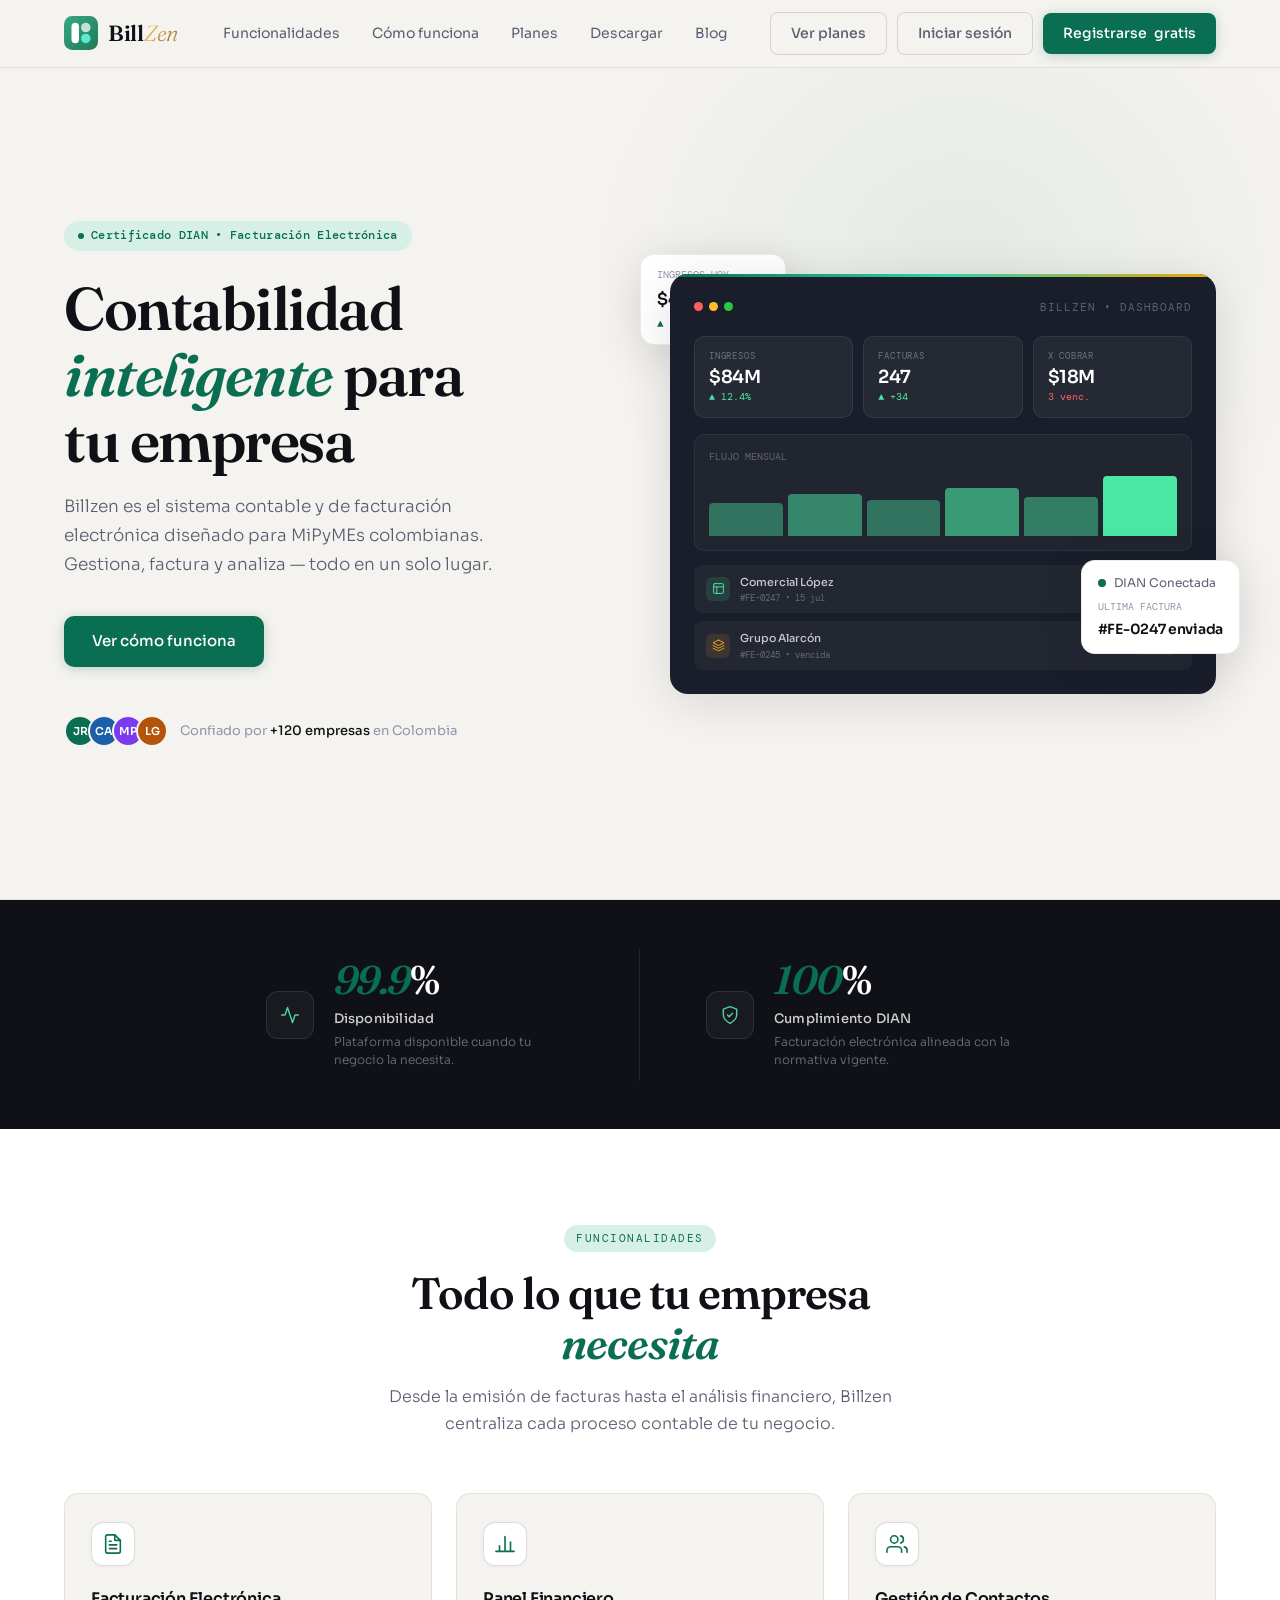
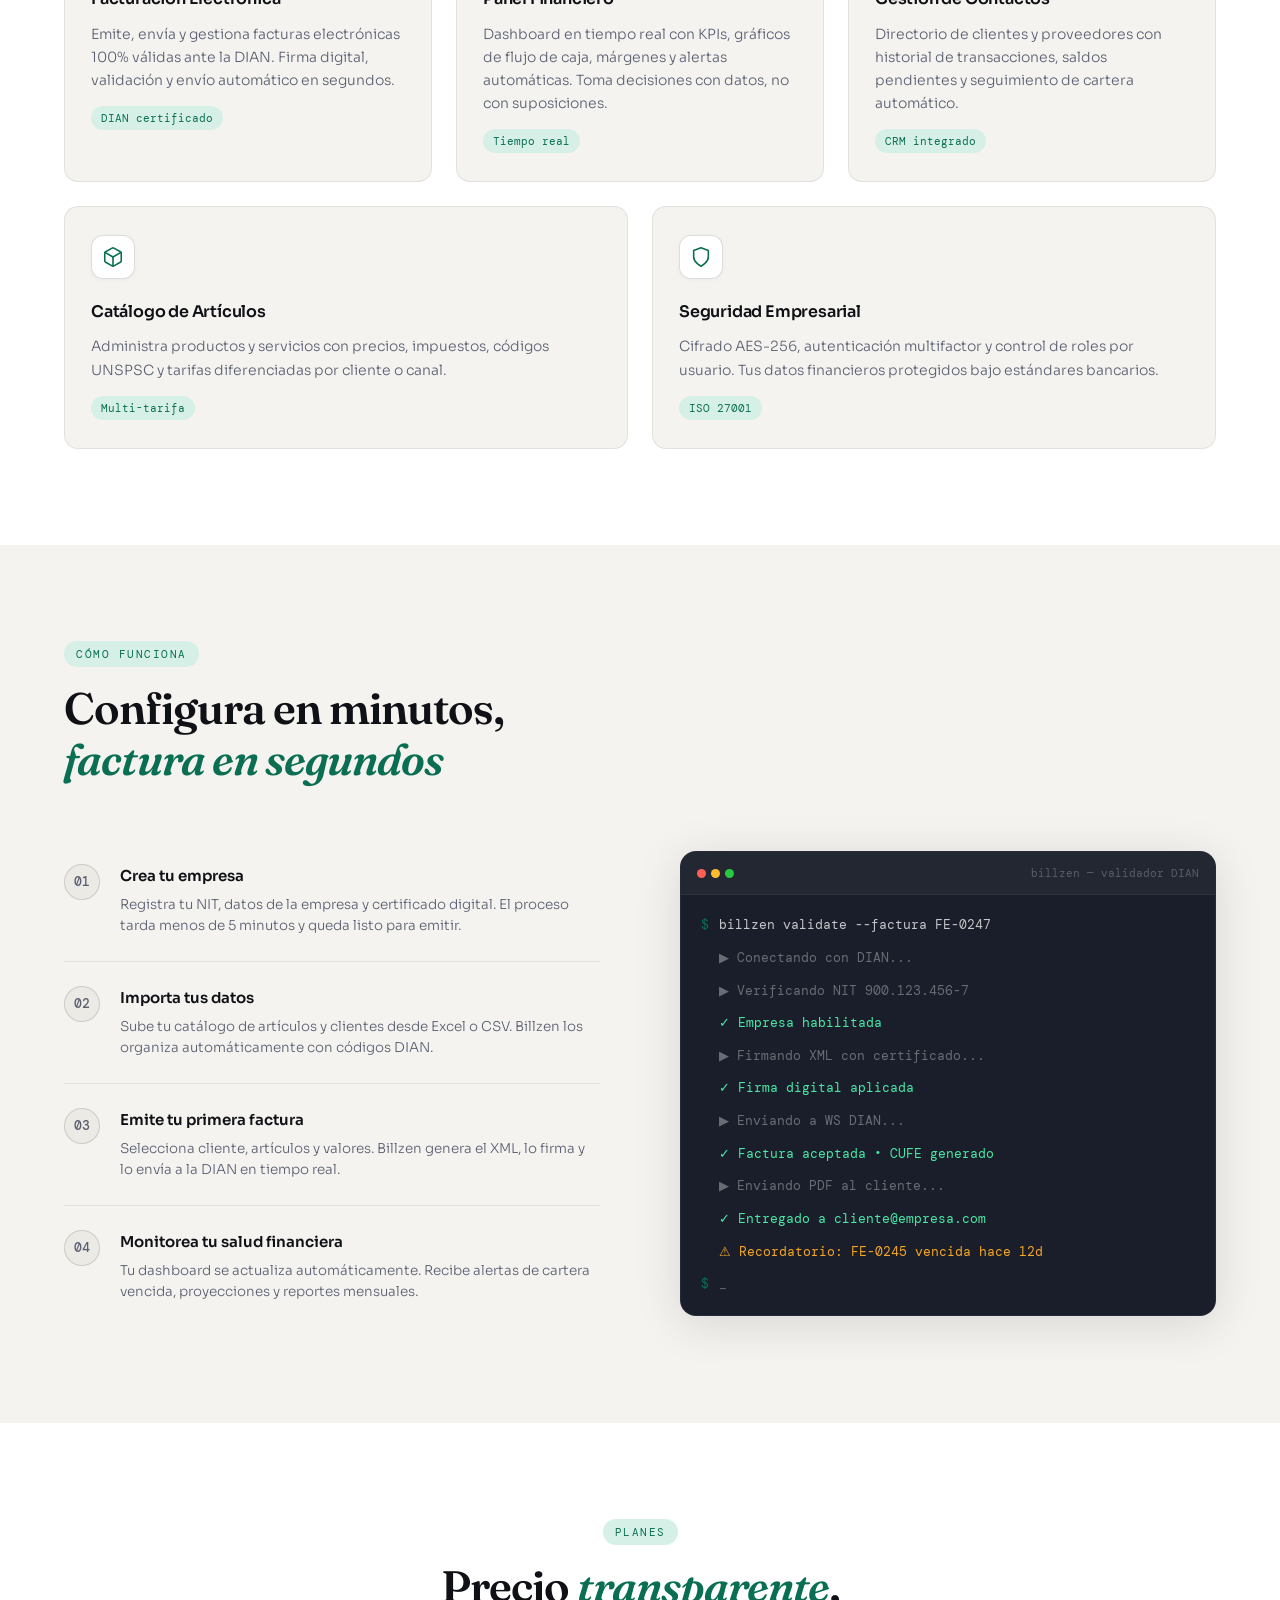
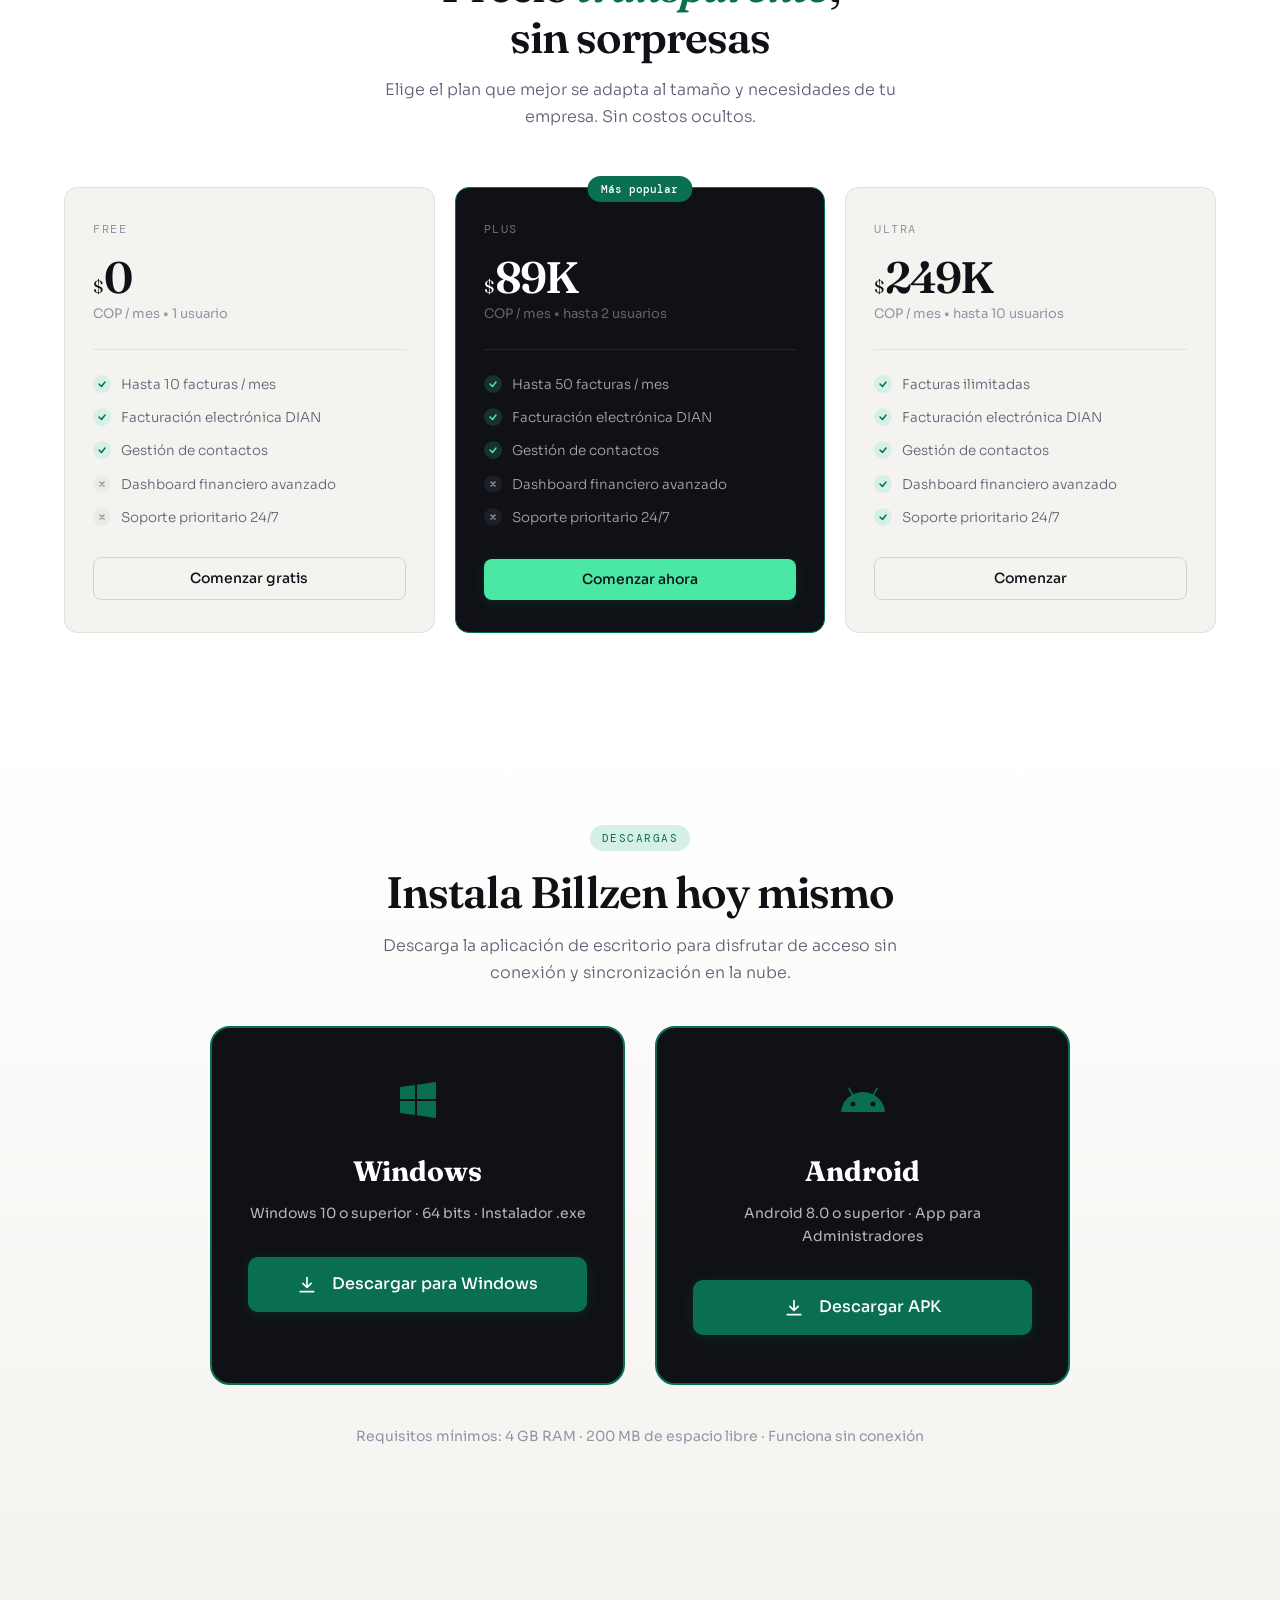
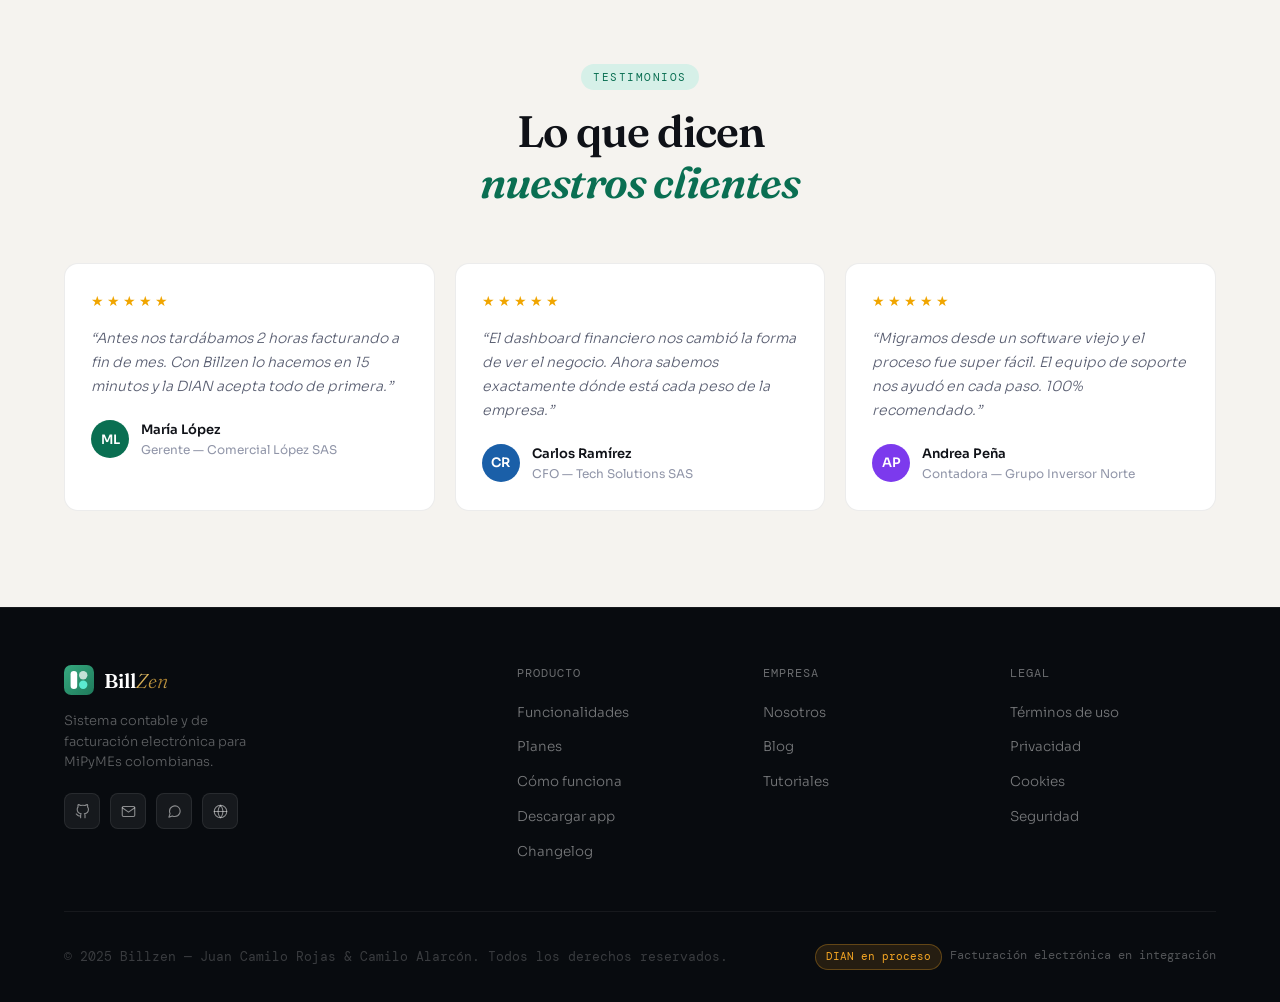
<file: public/index.html>
<!DOCTYPE html>
<html lang="es">
<head>
<meta charset="UTF-8" />
<meta name="viewport" content="width=device-width, initial-scale=1.0" />
<title>Billzen &mdash; Sistema Contable y Facturaci&oacute;n Electr&oacute;nica</title>
<link rel="preconnect" href="https://fonts.googleapis.com" />
<link rel="preconnect" href="https://fonts.gstatic.com" crossorigin />
<link href="https://fonts.googleapis.com/css2?family=DM+Mono:wght@400;500&family=Fraunces:ital,opsz,wght@0,9..144,300;0,9..144,600;1,9..144,300&family=Sora:wght@300;400;500;600&display=swap" rel="stylesheet" />

<!-- Referencia al nuevo archivo CSS externo -->
<link rel="stylesheet" href="css/index.css" />
</head>
<body>

<!-- NAV -->
<nav id="navbar">
  <div class="nav-inner">
    <a href="#" class="nav-logo">
      <div class="nav-logo-mark">
        <img src="img/logo-mark.svg" alt="" />
      </div>
      <span class="nav-logo-name">Bill<em>Zen</em></span>
    </a>
<ul class="nav-links">
  <li><a href="#funcionalidades">Funcionalidades</a></li>
  <li><a href="#como-funciona">Cómo funciona</a></li>
  <li><a href="#planes">Planes</a></li>
  <li><a href="#descargar">Descargar</a></li>
  <li><a href="blog.html">Blog</a></li>
</ul>
    <!-- Visual para visitantes (No autenticados) -->
    <div class="nav-cta" id="nav-cta-guest">
      <a href="#planes" class="btn btn-ghost nav-hide-mobile">Ver planes</a>
      <a href="login.html" class="btn btn-ghost nav-login-mobile">Iniciar sesión</a>
      <a href="login.html" class="btn btn-primary nav-login-mobile">Registrarse<span class="nav-extra"> gratis</span></a>
    </div>
    <!-- Visual para clientes (Autenticados) -->
    <div class="nav-cta" id="nav-cta-user" style="display: none;">
      <div class="nav-user-chip">
        <div class="nav-user-avatar" id="nav-user-avatar">CL</div>
        <div class="nav-user-info">
          <span class="nav-user-name" id="nav-user-name">Mi Cuenta</span>
          <span class="nav-user-nit" id="nav-user-nit">NIT 000000000</span>
        </div>
      </div>
      <button type="button" id="nav-btn-logout" class="btn btn-ghost btn-sm btn-logout">
        <svg width="14" height="14" viewBox="0 0 24 24" fill="none" stroke="currentColor" stroke-width="2" stroke-linecap="round" stroke-linejoin="round"><path d="M9 21H5a2 2 0 0 1-2-2V5a2 2 0 0 1 2-2h4"/><polyline points="16 17 21 12 16 7"/><line x1="21" y1="12" x2="9" y2="12"/></svg>
        Cerrar sesión
      </button>
    </div>
    <button class="nav-hamburger" id="hamburger" aria-label="Menu">
      <span></span><span></span><span></span>
    </button>
  </div>
</nav>

<!-- HERO -->
<section class="hero" id="inicio">
  <div class="hero-inner">
    <div class="hero-content">
      <div class="hero-badge">
        <div class="hero-badge-dot"></div>
        Certificado DIAN &bull; Facturaci&oacute;n Electr&oacute;nica
      </div>
      <h1 class="hero-headline">
        Contabilidad<br/><em>inteligente</em> para<br/>tu empresa
      </h1>
      <p class="hero-sub">
        Billzen es el sistema contable y de facturaci&oacute;n electr&oacute;nica dise&ntilde;ado para MiPyMEs colombianas. Gestiona, factura y analiza &mdash; todo en un solo lugar.
      </p>
      <div class="hero-actions">
        <a href="#como-funciona" class="btn btn-primary btn-large">Ver c&oacute;mo funciona</a>
      </div>
      <div class="hero-trust">
        <div class="hero-trust-avatars">
          <div class="trust-avatar" style="background:#0a6f52">JR</div>
          <div class="trust-avatar" style="background:#1a5fa8">CA</div>
          <div class="trust-avatar" style="background:#7c3aed">MP</div>
          <div class="trust-avatar" style="background:#b45309">LG</div>
        </div>
        <div class="hero-trust-text">
          Confiado por <strong>+120 empresas</strong> en Colombia
        </div>
      </div>
    </div>

    <div class="hero-visual">
      <div class="float-card float-card-1">
        <div class="fcard-label">INGRESOS HOY</div>
        <div class="fcard-val">$4.2M COP</div>
        <div class="fcard-delta">&#x25B2; +18.3% vs ayer</div>
      </div>
      <div class="mockup-card">
        <div class="mockup-topbar">
          <div class="mockup-dots">
            <div class="mockup-dot" style="background:#ff5f57"></div>
            <div class="mockup-dot" style="background:#febc2e"></div>
            <div class="mockup-dot" style="background:#28c840"></div>
          </div>
          <div class="mockup-title">BILLZEN &bull; DASHBOARD</div>
        </div>
        <div class="mockup-kpi-row">
          <div class="mkpi">
            <div class="mkpi-label">Ingresos</div>
            <div class="mkpi-val">$84M</div>
            <div class="mkpi-delta delta-g">&#x25B2; 12.4%</div>
          </div>
          <div class="mkpi">
            <div class="mkpi-label">Facturas</div>
            <div class="mkpi-val">247</div>
            <div class="mkpi-delta delta-g">&#x25B2; +34</div>
          </div>
          <div class="mkpi">
            <div class="mkpi-label">x Cobrar</div>
            <div class="mkpi-val">$18M</div>
            <div class="mkpi-delta delta-r">3 venc.</div>
          </div>
        </div>
        <div class="mockup-chart-area">
          <div class="mockup-chart-label">FLUJO MENSUAL</div>
          <div class="mockup-bars">
            <div class="mbar" style="height:55%;background:rgba(74,232,164,0.4)"></div>
            <div class="mbar" style="height:70%;background:rgba(74,232,164,0.5)"></div>
            <div class="mbar" style="height:60%;background:rgba(74,232,164,0.4)"></div>
            <div class="mbar" style="height:80%;background:rgba(74,232,164,0.6)"></div>
            <div class="mbar" style="height:65%;background:rgba(74,232,164,0.45)"></div>
            <div class="mbar" style="height:100%;background:#4AE8A4"></div>
          </div>
        </div>
        <div class="mockup-row-items">
          <div class="mrow">
            <div class="mrow-icon" style="background:rgba(74,232,164,0.12)"><svg xmlns="http://www.w3.org/2000/svg" width="13" height="13" viewBox="0 0 24 24" fill="none" stroke="#4AE8A4" stroke-width="1.75" stroke-linecap="round" stroke-linejoin="round"><rect x="3" y="3" width="18" height="18" rx="2"/><path d="M3 9h18M9 21V9"/></svg></div>
            <div class="mrow-info">
              <div class="mrow-name">Comercial L&oacute;pez</div>
              <div class="mrow-sub">#FE-0247 &bull; 15 jul</div>
            </div>
            <div class="mrow-val">$4.2M</div>
            <div class="mpill mpill-g">Pagada</div>
          </div>
          <div class="mrow">
            <div class="mrow-icon" style="background:rgba(245,166,35,0.12)"><svg xmlns="http://www.w3.org/2000/svg" width="13" height="13" viewBox="0 0 24 24" fill="none" stroke="#F5A623" stroke-width="1.75" stroke-linecap="round" stroke-linejoin="round"><polygon points="12 2 2 7 12 12 22 7 12 2"/><polyline points="2 17 12 22 22 17"/><polyline points="2 12 12 17 22 12"/></svg></div>
            <div class="mrow-info">
              <div class="mrow-name">Grupo Alarc&oacute;n</div>
              <div class="mrow-sub">#FE-0245 &bull; vencida</div>
            </div>
            <div class="mrow-val">$6.5M</div>
            <div class="mpill mpill-r">Vencida</div>
          </div>
        </div>
      </div>
      <div class="float-card float-card-2">
        <div class="fcard-row">
          <div class="fcard-dot"></div>
          <div class="fcard-status">DIAN Conectada</div>
        </div>
        <div class="fcard-label" style="margin-top:6px">ULTIMA FACTURA</div>
        <div class="fcard-val" style="font-size:14px">#FE-0247 enviada</div>
      </div>
    </div>
  </div>
</section>

<!-- STATS -->
<div class="stats-bar">
  <div class="stats-inner">
    <div class="stat-item fade-up">
      <div class="stat-icon"><svg xmlns="http://www.w3.org/2000/svg" width="20" height="20" viewBox="0 0 24 24" fill="none" stroke="currentColor" stroke-width="1.75" stroke-linecap="round" stroke-linejoin="round"><polyline points="22 12 18 12 15 21 9 3 6 12 2 12"/></svg></div>
      <div class="stat-body">
        <div class="stat-num"><em>99.9</em>%</div>
        <div class="stat-label">Disponibilidad</div>
        <div class="stat-desc">Plataforma disponible cuando tu negocio la necesita.</div>
      </div>
    </div>
    <div class="stat-item fade-up">
      <div class="stat-icon"><svg xmlns="http://www.w3.org/2000/svg" width="20" height="20" viewBox="0 0 24 24" fill="none" stroke="currentColor" stroke-width="1.75" stroke-linecap="round" stroke-linejoin="round"><path d="M12 22s8-4 8-10V5l-8-3-8 3v7c0 6 8 10 8 10z"/><polyline points="9 12 11 14 15 10"/></svg></div>
      <div class="stat-body">
        <div class="stat-num"><em>100</em>%</div>
        <div class="stat-label">Cumplimiento DIAN</div>
        <div class="stat-desc">Facturaci&oacute;n electr&oacute;nica alineada con la normativa vigente.</div>
      </div>
    </div>
  </div>
</div>

<!-- FEATURES -->
<section class="features" id="funcionalidades">
  <div class="section-inner">
    <div class="text-center">
      <span class="section-tag">Funcionalidades</span>
      <h2 class="section-title">Todo lo que tu empresa<br/><em>necesita</em></h2>
      <p class="section-sub">Desde la emisi&oacute;n de facturas hasta el an&aacute;lisis financiero, Billzen centraliza cada proceso contable de tu negocio.</p>
    </div>
    <div class="features-grid">
      <div class="feat-card fade-up">
        <div class="feat-icon"><svg xmlns="http://www.w3.org/2000/svg" width="22" height="22" viewBox="0 0 24 24" fill="none" stroke="currentColor" stroke-width="1.75" stroke-linecap="round" stroke-linejoin="round"><path d="M14 2H6a2 2 0 0 0-2 2v16a2 2 0 0 0 2 2h12a2 2 0 0 0 2-2V8z"/><polyline points="14 2 14 8 20 8"/><line x1="16" y1="13" x2="8" y2="13"/><line x1="16" y1="17" x2="8" y2="17"/><line x1="10" y1="9" x2="8" y2="9"/></svg></div>
        <div class="feat-title">Facturaci&oacute;n Electr&oacute;nica</div>
        <div class="feat-desc">Emite, env&iacute;a y gestiona facturas electr&oacute;nicas 100% v&aacute;lidas ante la DIAN. Firma digital, validaci&oacute;n y env&iacute;o autom&aacute;tico en segundos.</div>
        <span class="feat-badge">DIAN certificado</span>
      </div>
      <div class="feat-card fade-up">
        <div class="feat-icon"><svg xmlns="http://www.w3.org/2000/svg" width="22" height="22" viewBox="0 0 24 24" fill="none" stroke="currentColor" stroke-width="1.75" stroke-linecap="round" stroke-linejoin="round"><line x1="18" y1="20" x2="18" y2="10"/><line x1="12" y1="20" x2="12" y2="4"/><line x1="6" y1="20" x2="6" y2="14"/><polyline points="2 20 22 20"/></svg></div>
        <div class="feat-title">Panel Financiero</div>
        <div class="feat-desc">Dashboard en tiempo real con KPIs, gr&aacute;ficos de flujo de caja, m&aacute;rgenes y alertas autom&aacute;ticas. Toma decisiones con datos, no con suposiciones.</div>
        <span class="feat-badge">Tiempo real</span>
      </div>
      <div class="feat-card fade-up">
        <div class="feat-icon"><svg xmlns="http://www.w3.org/2000/svg" width="22" height="22" viewBox="0 0 24 24" fill="none" stroke="currentColor" stroke-width="1.75" stroke-linecap="round" stroke-linejoin="round"><path d="M17 21v-2a4 4 0 0 0-4-4H5a4 4 0 0 0-4 4v2"/><circle cx="9" cy="7" r="4"/><path d="M23 21v-2a4 4 0 0 0-3-3.87"/><path d="M16 3.13a4 4 0 0 1 0 7.75"/></svg></div>
        <div class="feat-title">Gesti&oacute;n de Contactos</div>
        <div class="feat-desc">Directorio de clientes y proveedores con historial de transacciones, saldos pendientes y seguimiento de cartera autom&aacute;tico.</div>
        <span class="feat-badge">CRM integrado</span>
      </div>
      <div class="feat-card fade-up">
        <div class="feat-icon"><svg xmlns="http://www.w3.org/2000/svg" width="22" height="22" viewBox="0 0 24 24" fill="none" stroke="currentColor" stroke-width="1.75" stroke-linecap="round" stroke-linejoin="round"><path d="M21 16V8a2 2 0 0 0-1-1.73l-7-4a2 2 0 0 0-2 0l-7 4A2 2 0 0 0 3 8v8a2 2 0 0 0 1 1.73l7 4a2 2 0 0 0 2 0l7-4A2 2 0 0 0 21 16z"/><polyline points="3.27 6.96 12 12.01 20.73 6.96"/><line x1="12" y1="22.08" x2="12" y2="12"/></svg></div>
        <div class="feat-title">Cat&aacute;logo de Art&iacute;culos</div>
        <div class="feat-desc">Administra productos y servicios con precios, impuestos, c&oacute;digos UNSPSC y tarifas diferenciadas por cliente o canal.</div>
        <span class="feat-badge">Multi-tarifa</span>
      </div>
      <div class="feat-card fade-up">
        <div class="feat-icon"><svg xmlns="http://www.w3.org/2000/svg" width="22" height="22" viewBox="0 0 24 24" fill="none" stroke="currentColor" stroke-width="1.75" stroke-linecap="round" stroke-linejoin="round"><path d="M12 22s8-4 8-10V5l-8-3-8 3v7c0 6 8 10 8 10z"/></svg></div>
        <div class="feat-title">Seguridad Empresarial</div>
        <div class="feat-desc">Cifrado AES-256, autenticaci&oacute;n multifactor y control de roles por usuario. Tus datos financieros protegidos bajo est&aacute;ndares bancarios.</div>
        <span class="feat-badge">ISO 27001</span>
      </div>
    </div>
  </div>
</section>

<!-- HOW IT WORKS -->
<section class="how" id="como-funciona">
  <div class="section-inner">
    <div>
      <span class="section-tag">C&oacute;mo funciona</span>
      <h2 class="section-title">Configura en minutos,<br/><em>factura en segundos</em></h2>
    </div>
    <div class="how-grid">
      <div class="how-steps">
        <div class="how-step fade-up">
          <div class="step-num">01</div>
          <div class="step-body">
            <div class="step-title">Crea tu empresa</div>
            <div class="step-desc">Registra tu NIT, datos de la empresa y certificado digital. El proceso tarda menos de 5 minutos y queda listo para emitir.</div>
          </div>
        </div>
        <div class="how-step fade-up">
          <div class="step-num">02</div>
          <div class="step-body">
            <div class="step-title">Importa tus datos</div>
            <div class="step-desc">Sube tu cat&aacute;logo de art&iacute;culos y clientes desde Excel o CSV. Billzen los organiza autom&aacute;ticamente con c&oacute;digos DIAN.</div>
          </div>
        </div>
        <div class="how-step fade-up">
          <div class="step-num">03</div>
          <div class="step-body">
            <div class="step-title">Emite tu primera factura</div>
            <div class="step-desc">Selecciona cliente, art&iacute;culos y valores. Billzen genera el XML, lo firma y lo env&iacute;a a la DIAN en tiempo real.</div>
          </div>
        </div>
        <div class="how-step fade-up">
          <div class="step-num">04</div>
          <div class="step-body">
            <div class="step-title">Monitorea tu salud financiera</div>
            <div class="step-desc">Tu dashboard se actualiza autom&aacute;ticamente. Recibe alertas de cartera vencida, proyecciones y reportes mensuales.</div>
          </div>
        </div>
      </div>

      <div class="how-visual fade-up">
        <div class="terminal">
          <div class="terminal-bar">
            <div class="terminal-bar-dots">
              <div class="mockup-dot" style="background:#ff5f57"></div>
              <div class="mockup-dot" style="background:#febc2e"></div>
              <div class="mockup-dot" style="background:#28c840"></div>
            </div>
            <div class="terminal-bar-title">billzen &mdash; validador DIAN</div>
          </div>
          <div class="terminal-body">
            <div class="t-line"><span class="t-prompt">$</span><span class="t-cmd">billzen validate --factura FE-0247</span></div>
            <div class="t-line"><span class="t-out">&#x25B6; Conectando con DIAN...</span></div>
            <div class="t-line"><span class="t-out">&#x25B6; Verificando NIT 900.123.456-7</span></div>
            <div class="t-line"><span class="t-success">&#x2713; Empresa habilitada</span></div>
            <div class="t-line"><span class="t-out">&#x25B6; Firmando XML con certificado...</span></div>
            <div class="t-line"><span class="t-success">&#x2713; Firma digital aplicada</span></div>
            <div class="t-line"><span class="t-out">&#x25B6; Enviando a WS DIAN...</span></div>
            <div class="t-line"><span class="t-success">&#x2713; Factura aceptada &bull; CUFE generado</span></div>
            <div class="t-line"><span class="t-out">&#x25B6; Enviando PDF al cliente...</span></div>
            <div class="t-line"><span class="t-success">&#x2713; Entregado a cliente@empresa.com</span></div>
            <div class="t-line"><span class="t-warn">&#x26A0; Recordatorio: FE-0245 vencida hace 12d</span></div>
            <div class="t-line"><span class="t-prompt">$</span><span class="t-cmd" style="opacity:0.4">_</span></div>
          </div>
        </div>
      </div>
    </div>
  </div>
</section>

<!-- PRICING -->
<section class="pricing" id="planes">
  <div class="section-inner">
    <div class="text-center">
      <span class="section-tag">Planes</span>
      <h2 class="section-title">Precio <em>transparente</em>,<br/>sin sorpresas</h2>
      <p class="section-sub">Elige el plan que mejor se adapta al tama&ntilde;o y necesidades de tu empresa. Sin costos ocultos.</p>
    </div>
    <div class="pricing-grid">
      <div class="plan-card fade-up">
        <div class="plan-name">Free</div>
        <div class="plan-price"><span>$</span>0</div>
        <div class="plan-period">COP / mes &bull; 1 usuario</div>
        <div class="plan-divider"></div>
        <ul class="plan-features">
          <li class="plan-feature">
            <div class="plan-feature-check">
              <svg viewBox="0 0 10 10" fill="none"><path d="M2 5l2.5 2.5L8 3" stroke="var(--accent)" stroke-width="1.5" stroke-linecap="round" stroke-linejoin="round"/></svg>
            </div>
            Hasta 10 facturas / mes
          </li>
          <li class="plan-feature">
            <div class="plan-feature-check">
              <svg viewBox="0 0 10 10" fill="none"><path d="M2 5l2.5 2.5L8 3" stroke="var(--accent)" stroke-width="1.5" stroke-linecap="round" stroke-linejoin="round"/></svg>
            </div>
            Facturaci&oacute;n electr&oacute;nica DIAN
          </li>
          <li class="plan-feature">
            <div class="plan-feature-check">
              <svg viewBox="0 0 10 10" fill="none"><path d="M2 5l2.5 2.5L8 3" stroke="var(--accent)" stroke-width="1.5" stroke-linecap="round" stroke-linejoin="round"/></svg>
            </div>
            Gesti&oacute;n de contactos
          </li>
          <li class="plan-feature">
            <div class="plan-feature-check feat-cross">
              <svg viewBox="0 0 10 10" fill="none"><path d="M3 3l4 4M7 3l-4 4" stroke="var(--text3)" stroke-width="1.5" stroke-linecap="round"/></svg>
            </div>
            Dashboard financiero avanzado
          </li>
          <li class="plan-feature">
            <div class="plan-feature-check feat-cross">
              <svg viewBox="0 0 10 10" fill="none"><path d="M3 3l4 4M7 3l-4 4" stroke="var(--text3)" stroke-width="1.5" stroke-linecap="round"/></svg>
            </div>
            Soporte prioritario 24/7
          </li>
        </ul>
        <a href="#descargar" class="btn btn-outline" style="width:100%;justify-content:center">Comenzar gratis</a>
      </div>

      <div class="plan-card featured fade-up">
        <div class="plan-featured-badge">M&aacute;s popular</div>
        <div class="plan-name">Plus</div>
        <div class="plan-price"><span>$</span>89K</div>
        <div class="plan-period">COP / mes &bull; hasta 2 usuarios</div>
        <div class="plan-divider"></div>
        <ul class="plan-features">
          <li class="plan-feature">
            <div class="plan-feature-check" style="background:rgba(74,232,164,0.15)">
              <svg viewBox="0 0 10 10" fill="none"><path d="M2 5l2.5 2.5L8 3" stroke="#4AE8A4" stroke-width="1.5" stroke-linecap="round" stroke-linejoin="round"/></svg>
            </div>
            Hasta 50 facturas / mes
          </li>
          <li class="plan-feature">
            <div class="plan-feature-check" style="background:rgba(74,232,164,0.15)">
              <svg viewBox="0 0 10 10" fill="none"><path d="M2 5l2.5 2.5L8 3" stroke="#4AE8A4" stroke-width="1.5" stroke-linecap="round" stroke-linejoin="round"/></svg>
            </div>
            Facturaci&oacute;n electr&oacute;nica DIAN
          </li>
          <li class="plan-feature">
            <div class="plan-feature-check" style="background:rgba(74,232,164,0.15)">
              <svg viewBox="0 0 10 10" fill="none"><path d="M2 5l2.5 2.5L8 3" stroke="#4AE8A4" stroke-width="1.5" stroke-linecap="round" stroke-linejoin="round"/></svg>
            </div>
            Gesti&oacute;n de contactos
          </li>
          <li class="plan-feature">
            <div class="plan-feature-check feat-cross" style="background:rgba(255,255,255,0.06)">
              <svg viewBox="0 0 10 10" fill="none"><path d="M3 3l4 4M7 3l-4 4" stroke="rgba(255,255,255,0.35)" stroke-width="1.5" stroke-linecap="round"/></svg>
            </div>
            Dashboard financiero avanzado
          </li>
          <li class="plan-feature">
            <div class="plan-feature-check feat-cross" style="background:rgba(255,255,255,0.06)">
              <svg viewBox="0 0 10 10" fill="none"><path d="M3 3l4 4M7 3l-4 4" stroke="rgba(255,255,255,0.35)" stroke-width="1.5" stroke-linecap="round"/></svg>
            </div>
            Soporte prioritario 24/7
          </li>
        </ul>
        <a href="proximamente.html" class="btn btn-primary" style="width:100%;justify-content:center;background:#4AE8A4;color:#0f1117">Comenzar ahora</a>
      </div>

      <div class="plan-card fade-up">
        <div class="plan-name">Ultra</div>
        <div class="plan-price"><span>$</span>249K</div>
        <div class="plan-period">COP / mes &bull; hasta 10 usuarios</div>
        <div class="plan-divider"></div>
        <ul class="plan-features">
          <li class="plan-feature">
            <div class="plan-feature-check">
              <svg viewBox="0 0 10 10" fill="none"><path d="M2 5l2.5 2.5L8 3" stroke="var(--accent)" stroke-width="1.5" stroke-linecap="round" stroke-linejoin="round"/></svg>
            </div>
            Facturas ilimitadas
          </li>
          <li class="plan-feature">
            <div class="plan-feature-check">
              <svg viewBox="0 0 10 10" fill="none"><path d="M2 5l2.5 2.5L8 3" stroke="var(--accent)" stroke-width="1.5" stroke-linecap="round" stroke-linejoin="round"/></svg>
            </div>
            Facturaci&oacute;n electr&oacute;nica DIAN
          </li>
          <li class="plan-feature">
            <div class="plan-feature-check">
              <svg viewBox="0 0 10 10" fill="none"><path d="M2 5l2.5 2.5L8 3" stroke="var(--accent)" stroke-width="1.5" stroke-linecap="round" stroke-linejoin="round"/></svg>
            </div>
            Gesti&oacute;n de contactos
          </li>
          <li class="plan-feature">
            <div class="plan-feature-check">
              <svg viewBox="0 0 10 10" fill="none"><path d="M2 5l2.5 2.5L8 3" stroke="var(--accent)" stroke-width="1.5" stroke-linecap="round" stroke-linejoin="round"/></svg>
            </div>
            Dashboard financiero avanzado
          </li>
          <li class="plan-feature">
            <div class="plan-feature-check">
              <svg viewBox="0 0 10 10" fill="none"><path d="M2 5l2.5 2.5L8 3" stroke="var(--accent)" stroke-width="1.5" stroke-linecap="round" stroke-linejoin="round"/></svg>
            </div>
            Soporte prioritario 24/7
          </li>
        </ul>
        <a href="proximamente.html" class="btn btn-outline" style="width:100%;justify-content:center">Comenzar</a>
      </div>
    </div>
  </div>
</section>

<!-- DOWNLOAD -->
<section class="section download-section" id="descargar">
  <div class="section-inner">
    <div class="section-head reveal text-center">
      <span class="section-tag">Descargas</span>
      <h2 class="section-title">Instala Billzen hoy mismo</h2>
      <p class="section-sub">Descarga la aplicación de escritorio para disfrutar de acceso sin conexión y sincronización en la nube.</p>
    </div>
    
    <div class="download-grid">
      <!-- Windows Card -->
      <div class="download-card fade-up">
        <div class="os-icon">
          <svg viewBox="0 0 24 24" width="48" height="48" fill="currentColor"><path d="M3 5.5 10.5 4.5v7H3zM11.5 4.4 21 3v8.5h-9.5zM3 12.5h7.5v7L3 18.5zM11.5 12.5H21V21l-9.5-1.4z"/></svg>
        </div>
        <h3>Windows</h3>
        <p>Windows 10 o superior &middot; 64 bits &middot; Instalador .exe</p>
        <a href="#" id="dl-btn-windows" class="btn btn-primary btn-large download-link">
          <svg width="20" height="20" viewBox="0 0 24 24" fill="none" stroke="currentColor" stroke-width="2" stroke-linecap="round" stroke-linejoin="round" style="margin-right: 8px;"><path d="M12 3v12m0 0-5-5m5 5 5-5M4 20h16"/></svg> 
          Descargar para Windows
        </a>
      </div>

      <!-- Android Card -->
      <div class="download-card fade-up">
        <div class="os-icon">
          <svg viewBox="0 0 24 24" width="48" height="48" fill="currentColor"><path d="M17.6 9.48l1.84-3.18a.38.38 0 0 0-.66-.38l-1.87 3.23a11.4 11.4 0 0 0-9.82 0L5.22 5.92a.38.38 0 0 0-.66.38L6.4 9.48A10.8 10.8 0 0 0 1 18h22a10.8 10.8 0 0 0-5.4-8.52zM7 15.25a1.25 1.25 0 1 1 0-2.5 1.25 1.25 0 0 1 0 2.5zm10 0a1.25 1.25 0 1 1 0-2.5 1.25 1.25 0 0 1 0 2.5z"/></svg>
        </div>
        <h3>Android</h3>
        <p>Android 8.0 o superior &middot; App para Administradores</p>
        <a href="#" id="dl-btn-android" class="btn btn-primary btn-large download-link">
          <svg width="20" height="20" viewBox="0 0 24 24" fill="none" stroke="currentColor" stroke-width="2" stroke-linecap="round" stroke-linejoin="round" style="margin-right: 8px;"><path d="M12 3v12m0 0-5-5m5 5 5-5M4 20h16"/></svg> 
          Descargar APK
        </a>
      </div>
    </div>
    
    <p class="req text-center">Requisitos mínimos: 4 GB RAM &middot; 200 MB de espacio libre &middot; Funciona sin conexión</p>
  </div>
</section>

<!-- TESTIMONIALS -->
<section class="testimonials">
  <div class="section-inner">
    <div class="text-center">
      <span class="section-tag">Testimonios</span>
      <h2 class="section-title">Lo que dicen<br/><em>nuestros clientes</em></h2>
    </div>
    <div class="testi-grid">
      <div class="testi-card fade-up">
        <div class="testi-stars">
          <span class="star">&#9733;</span><span class="star">&#9733;</span><span class="star">&#9733;</span><span class="star">&#9733;</span><span class="star">&#9733;</span>
        </div>
        <p class="testi-text">&ldquo;Antes nos tard&aacute;bamos 2 horas facturando a fin de mes. Con Billzen lo hacemos en 15 minutos y la DIAN acepta todo de primera.&rdquo;</p>
        <div class="testi-author">
          <div class="testi-avatar" style="background:#0a6f52">ML</div>
          <div>
            <div class="testi-name">Mar&iacute;a L&oacute;pez</div>
            <div class="testi-role">Gerente &mdash; Comercial L&oacute;pez SAS</div>
          </div>
        </div>
      </div>
      <div class="testi-card fade-up">
        <div class="testi-stars">
          <span class="star">&#9733;</span><span class="star">&#9733;</span><span class="star">&#9733;</span><span class="star">&#9733;</span><span class="star">&#9733;</span>
        </div>
        <p class="testi-text">&ldquo;El dashboard financiero nos cambi&oacute; la forma de ver el negocio. Ahora sabemos exactamente d&oacute;nde est&aacute; cada peso de la empresa.&rdquo;</p>
        <div class="testi-author">
          <div class="testi-avatar" style="background:#1a5fa8">CR</div>
          <div>
            <div class="testi-name">Carlos Ram&iacute;rez</div>
            <div class="testi-role">CFO &mdash; Tech Solutions SAS</div>
          </div>
        </div>
      </div>
      <div class="testi-card fade-up">
        <div class="testi-stars">
          <span class="star">&#9733;</span><span class="star">&#9733;</span><span class="star">&#9733;</span><span class="star">&#9733;</span><span class="star">&#9733;</span>
        </div>
        <p class="testi-text">&ldquo;Migramos desde un software viejo y el proceso fue super f&aacute;cil. El equipo de soporte nos ayud&oacute; en cada paso. 100% recomendado.&rdquo;</p>
        <div class="testi-author">
          <div class="testi-avatar" style="background:#7c3aed">AP</div>
          <div>
            <div class="testi-name">Andrea Pe&ntilde;a</div>
            <div class="testi-role">Contadora &mdash; Grupo Inversor Norte</div>
          </div>
        </div>
      </div>
    </div>
  </div>
</section>

<!-- FOOTER -->
<footer>
  <div class="footer-inner">
    <div class="footer-top">
      <div class="footer-brand">
        <a href="#" class="footer-logo">
          <div class="nav-logo-mark" style="width:30px;height:30px;border-radius:8px;">
            <img src="img/logo-mark.svg" alt="" />
          </div>
          <span class="footer-logo-name">Bill<em>Zen</em></span>
        </a>
        <p class="footer-tagline">Sistema contable y de facturaci&oacute;n electr&oacute;nica para MiPyMEs colombianas.</p>
        <div class="footer-socials">
          <a href="https://github.com/bill-zen-desarrollo" target="_blank" rel="noopener noreferrer" class="social-btn" aria-label="GitHub" title="GitHub">
            <svg xmlns="http://www.w3.org/2000/svg" width="15" height="15" viewBox="0 0 24 24" fill="none" stroke="rgba(255,255,255,0.5)" stroke-width="1.75" stroke-linecap="round" stroke-linejoin="round"><path d="M9 19c-5 1.5-5-2.5-7-3m14 6v-3.87a3.37 3.37 0 0 0-.94-2.61c3.14-.35 6.44-1.54 6.44-7A5.44 5.44 0 0 0 20 4.77 5.07 5.07 0 0 0 19.91 1S18.73.65 16 2.48a13.38 13.38 0 0 0-7 0C6.27.65 5.09 1 5.09 1A5.07 5.07 0 0 0 5 4.77a5.44 5.44 0 0 0-1.5 3.78c0 5.42 3.3 6.61 6.44 7A3.37 3.37 0 0 0 9 18.13V22"/></svg>
          </a>
          <a href="mailto:zentech.solutions.co@gmail.com" class="social-btn" aria-label="Gmail" title="Enviar correo: zentech.solutions.co@gmail.com">
            <svg xmlns="http://www.w3.org/2000/svg" width="15" height="15" viewBox="0 0 24 24" fill="none" stroke="rgba(255,255,255,0.5)" stroke-width="1.75" stroke-linecap="round" stroke-linejoin="round"><path d="M4 4h16c1.1 0 2 .9 2 2v12c0 1.1-.9 2-2 2H4c-1.1 0-2-.9-2-2V6c0-1.1.9-2 2-2z"/><polyline points="22,6 12,13 2,6"/></svg>
          </a>
          <a href="https://wa.me/573223109301" target="_blank" rel="noopener noreferrer" class="social-btn" aria-label="WhatsApp" title="WhatsApp: +57 322 310 9301">
            <svg xmlns="http://www.w3.org/2000/svg" width="15" height="15" viewBox="0 0 24 24" fill="none" stroke="rgba(255,255,255,0.5)" stroke-width="1.75" stroke-linecap="round" stroke-linejoin="round"><path d="M21 11.5a8.38 8.38 0 0 1-.9 3.8 8.5 8.5 0 0 1-7.6 4.7 8.38 8.38 0 0 1-3.8-.9L3 21l1.9-5.7a8.38 8.38 0 0 1-.9-3.8 8.5 8.5 0 0 1 4.7-7.6 8.38 8.38 0 0 1 3.8-.9h.5a8.48 8.48 0 0 1 8 8v.5z"/></svg>
          </a>
          <!-- Espacio listo para el link de la página web de contacto (reemplazar href="#" por tu URL) -->
          <a href="#" target="_blank" rel="noopener noreferrer" class="social-btn" aria-label="Página web de contacto" title="Página web de contacto">
            <svg xmlns="http://www.w3.org/2000/svg" width="15" height="15" viewBox="0 0 24 24" fill="none" stroke="rgba(255,255,255,0.5)" stroke-width="1.75" stroke-linecap="round" stroke-linejoin="round"><circle cx="12" cy="12" r="10"/><line x1="2" y1="12" x2="22" y2="12"/><path d="M12 2a15.3 15.3 0 0 1 4 10 15.3 15.3 0 0 1-4 10 15.3 15.3 0 0 1-4-10 15.3 15.3 0 0 1 4-10z"/></svg>
          </a>
        </div>
      </div>
      <div>
        <div class="footer-col-title">Producto</div>
        <ul class="footer-links">
          <li><a href="#funcionalidades">Funcionalidades</a></li>
          <li><a href="#planes">Planes</a></li>
          <li><a href="#como-funciona">C&oacute;mo funciona</a></li>
          <li><a href="#descargar">Descargar app</a></li>
          <li><a href="#">Changelog</a></li>
        </ul>
      </div>
      <div>
        <div class="footer-col-title">Empresa</div>
        <ul class="footer-links">
          <li><a href="#">Nosotros</a></li>
          <li><a href="blog.html">Blog</a></li>
          <li><a href="#">Tutoriales</a></li>
        </ul>
      </div>
      <div>
        <div class="footer-col-title">Legal</div>
        <ul class="footer-links">
          <li><a href="#">T&eacute;rminos de uso</a></li>
          <li><a href="#">Privacidad</a></li>
          <li><a href="#">Cookies</a></li>
          <li><a href="#">Seguridad</a></li>
        </ul>
      </div>
    </div>
    <div class="footer-bottom">
      <div class="footer-copy">&copy; 2025 Billzen &mdash; Juan Camilo Rojas &amp; Camilo Alarc&oacute;n. Todos los derechos reservados.</div>
      <div class="footer-dian">
        <span class="dian-badge">DIAN en proceso</span>
        Facturaci&oacute;n electr&oacute;nica en integraci&oacute;n
      </div>
    </div>
  </div>
</footer>

<!-- Referencia al nuevo archivo JS externo -->
<script src="js/index.js"></script>

</body>
</html>
</file>
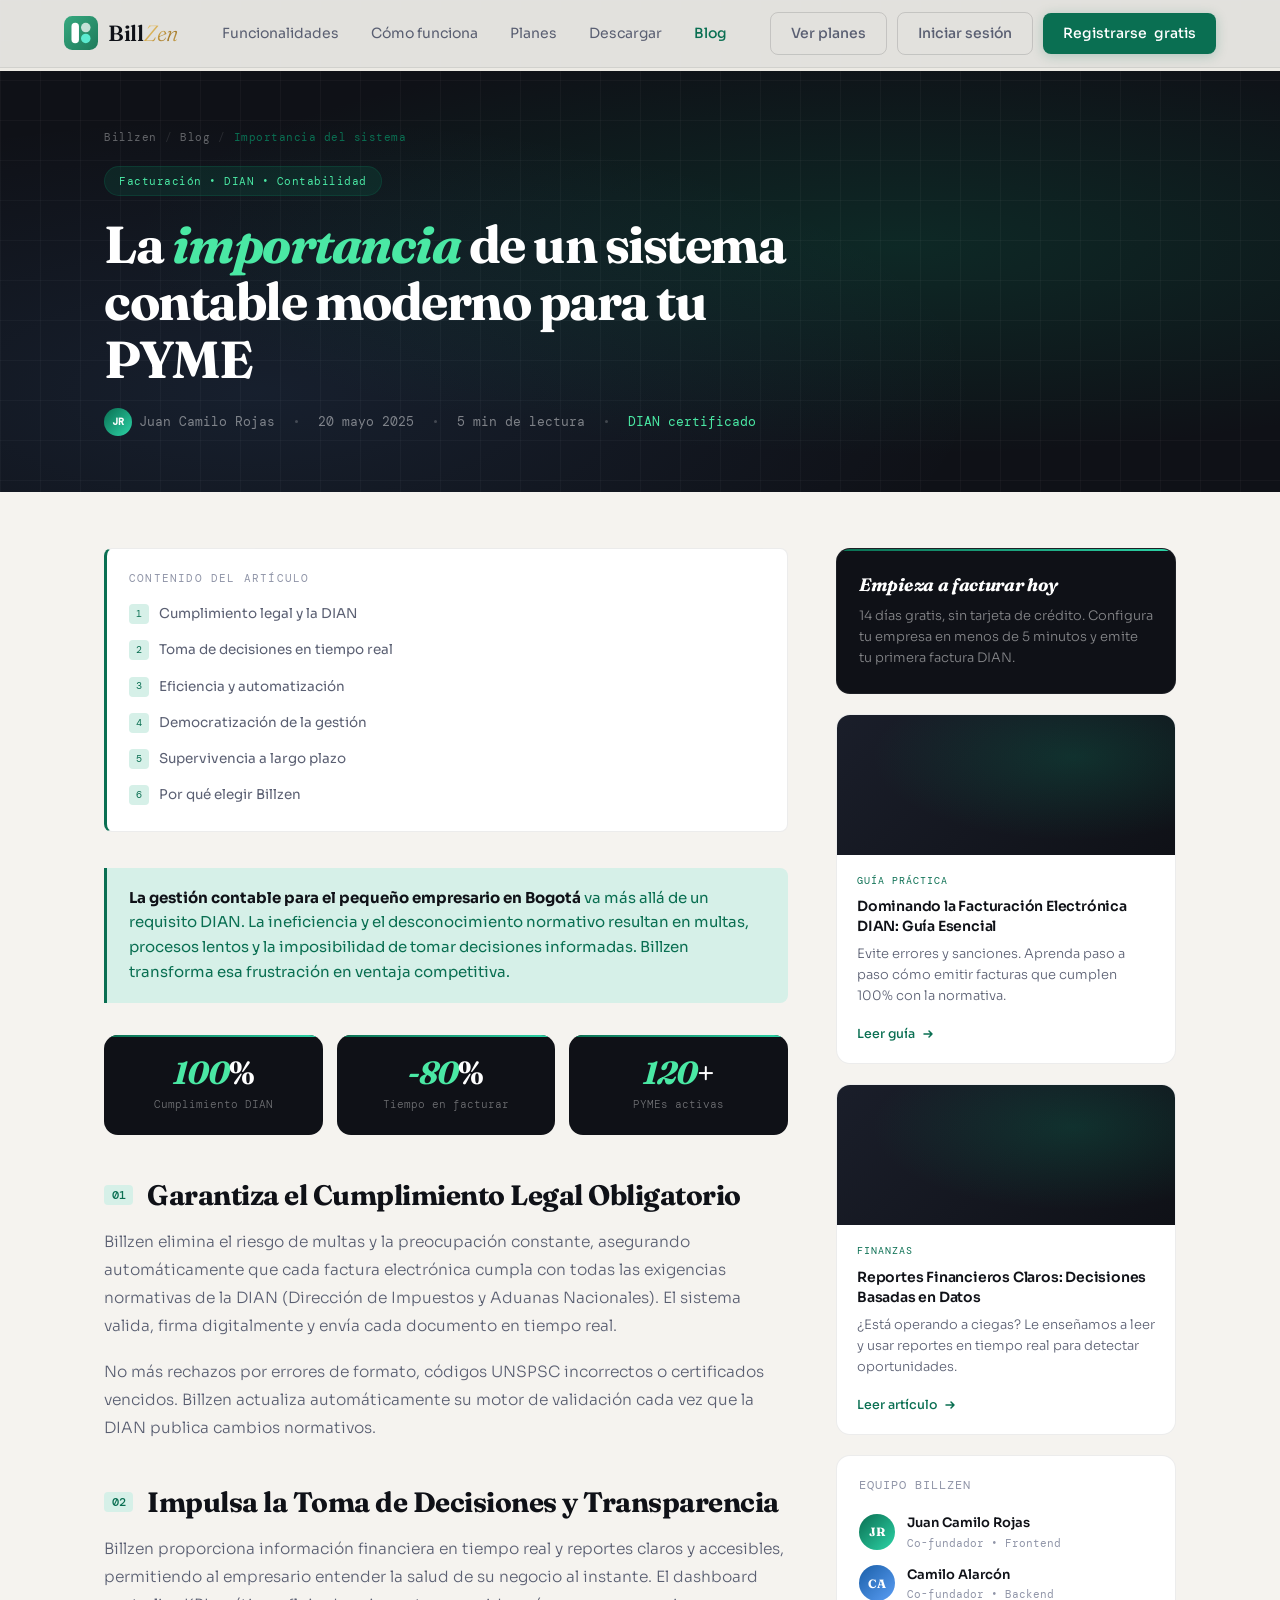
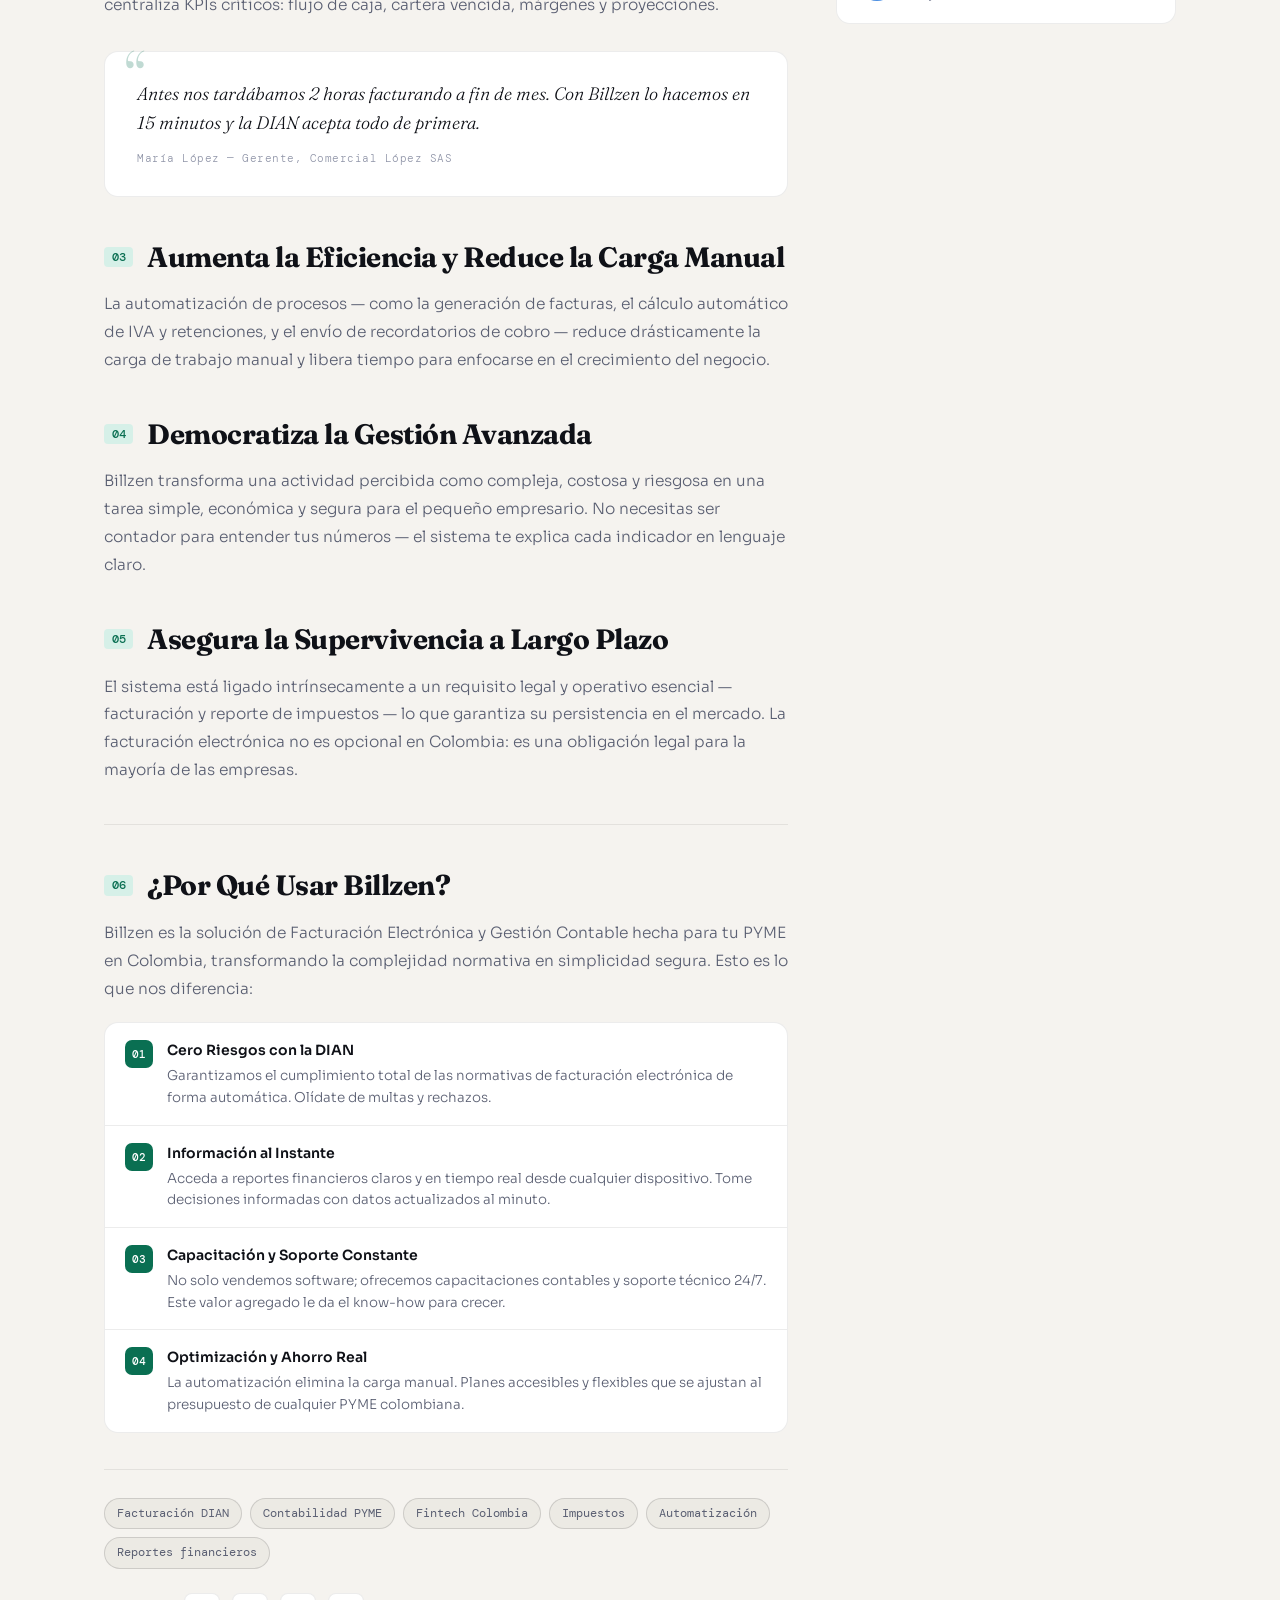
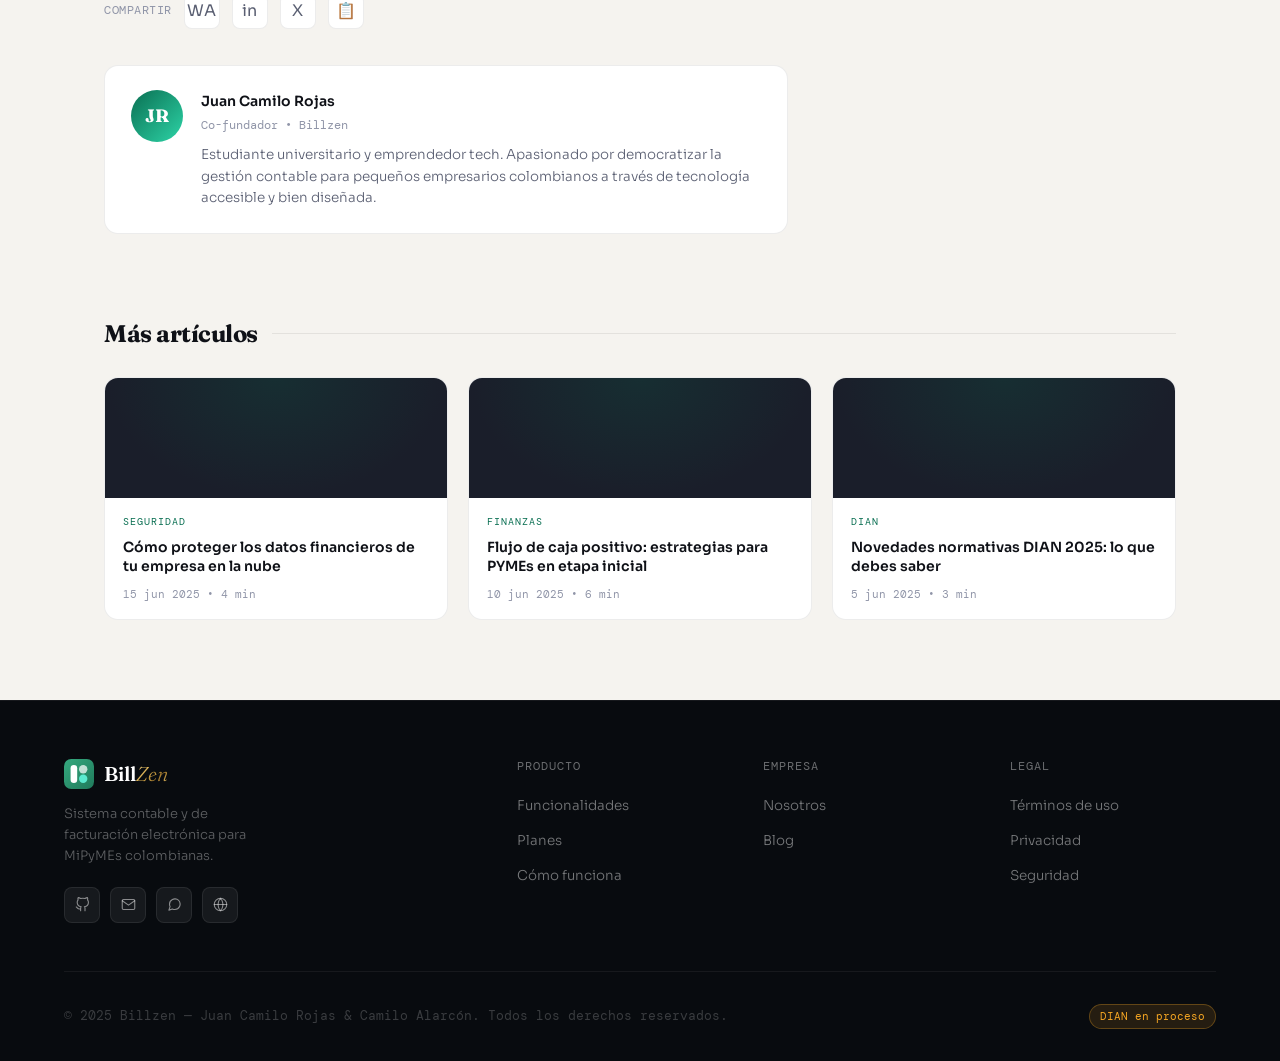
<file: public/blog.html>
<!DOCTYPE html>
<html lang="es">
<head>
<meta charset="UTF-8" />
<meta name="viewport" content="width=device-width, initial-scale=1.0" />
<title>Blog &mdash; Billzen Sistema Contable y Facturaci&oacute;n Electr&oacute;nica</title>
<link rel="preconnect" href="https://fonts.googleapis.com" />
<link rel="preconnect" href="https://fonts.gstatic.com" crossorigin />
<link href="https://fonts.googleapis.com/css2?family=DM+Mono:wght@400;500&family=Fraunces:ital,opsz,wght@0,9..144,300;0,9..144,600;0,9..144,700;1,9..144,400&family=Sora:wght@300;400;500;600&display=swap" rel="stylesheet" />

<!-- Referencia al archivo CSS del blog -->
<link rel="stylesheet" href="css/blog.css" />
</head>
<body>

<!-- PROGRESS BAR -->
<div class="reading-progress">
  <div class="reading-progress-bar" id="progress-bar"></div>
</div>

<!-- NAV -->
<nav id="navbar">
  <div class="nav-inner">
    <a href="index.html" class="nav-logo">
      <div class="nav-logo-mark">
        <img src="img/logo-mark.svg" alt="" />
      </div>
      <span class="nav-logo-name">Bill<em>Zen</em></span>
    </a>
    <ul class="nav-links" id="nav-links-menu">
      <li><a href="index.html#funcionalidades">Funcionalidades</a></li>
      <li><a href="index.html#como-funciona">Cómo funciona</a></li>
      <li><a href="index.html#planes">Planes</a></li>
      <li><a href="index.html#descargar">Descargar</a></li>
      <li><a href="blog.html" class="active">Blog</a></li>
    </ul>
    <!-- Visual para visitantes (No autenticados) -->
    <div class="nav-cta" id="nav-cta-guest">
      <a href="index.html#planes" class="btn btn-ghost nav-hide-mobile">Ver planes</a>
      <a href="login.html" class="btn btn-ghost nav-login-mobile">Iniciar sesión</a>
      <a href="login.html" class="btn btn-primary nav-login-mobile">Registrarse<span class="nav-extra"> gratis</span></a>
    </div>
    <!-- Visual para clientes (Autenticados) -->
    <div class="nav-cta" id="nav-cta-user" style="display: none;">
      <div class="nav-user-chip">
        <div class="nav-user-avatar" id="nav-user-avatar">CL</div>
        <div class="nav-user-info">
          <span class="nav-user-name" id="nav-user-name">Mi Cuenta</span>
          <span class="nav-user-nit" id="nav-user-nit">NIT 000000000</span>
        </div>
      </div>
      <button type="button" id="nav-btn-logout" class="btn btn-ghost btn-sm btn-logout">
        <svg width="14" height="14" viewBox="0 0 24 24" fill="none" stroke="currentColor" stroke-width="2" stroke-linecap="round" stroke-linejoin="round"><path d="M9 21H5a2 2 0 0 1-2-2V5a2 2 0 0 1 2-2h4"/><polyline points="16 17 21 12 16 7"/><line x1="21" y1="12" x2="9" y2="12"/></svg>
        Cerrar sesión
      </button>
    </div>
    <button class="nav-hamburger" id="hamburger" aria-label="Menu">
      <span></span><span></span><span></span>
    </button>
  </div>
</nav>

<!-- HERO -->
<div class="article-hero">
  <div class="article-hero-grid"></div>
  <div class="article-hero-inner">
    <div class="hero-breadcrumb">
      <span>Billzen</span>
      <span class="breadcrumb-sep">/</span>
      <span>Blog</span>
      <span class="breadcrumb-sep">/</span>
      <span class="breadcrumb-current">Importancia del sistema</span>
    </div>
    <div class="article-hero-tag">
      Facturaci&oacute;n &bull; DIAN &bull; Contabilidad
    </div>
    <h1>La <em>importancia</em> de un sistema contable moderno para tu PYME</h1>
    <div class="article-hero-meta">
      <div class="meta-item">
        <div class="meta-avatar">JR</div>
        Juan Camilo Rojas
      </div>
      <div class="meta-sep"></div>
      <div class="meta-item">20 mayo 2025</div>
      <div class="meta-sep"></div>
      <div class="meta-item">5 min de lectura</div>
      <div class="meta-sep"></div>
      <div class="meta-item" style="color:#4AE8A4">DIAN certificado</div>
    </div>
  </div>
</div>

<!-- PAGE BODY -->
<div class="page-body">

  <!-- ===== ARTICLE ===== -->
  <main class="article-content">

    <!-- TOC -->
    <div class="toc-box fade-up">
      <div class="toc-title">Contenido del art&iacute;culo</div>
      <ol class="toc-list">
        <li><a href="#cumplimiento"><span class="toc-num">1</span>Cumplimiento legal y la DIAN</a></li>
        <li><a href="#decisiones"><span class="toc-num">2</span>Toma de decisiones en tiempo real</a></li>
        <li><a href="#eficiencia"><span class="toc-num">3</span>Eficiencia y automatizaci&oacute;n</a></li>
        <li><a href="#democratiza"><span class="toc-num">4</span>Democratizaci&oacute;n de la gesti&oacute;n</a></li>
        <li><a href="#supervivencia"><span class="toc-num">5</span>Supervivencia a largo plazo</a></li>
        <li><a href="#por-que"><span class="toc-num">6</span>Por qu&eacute; elegir Billzen</a></li>
      </ol>
    </div>

    <div class="prose">

      <!-- Intro callout -->
      <div class="callout fade-up">
        <strong>La gesti&oacute;n contable para el peque&ntilde;o empresario en Bogot&aacute;</strong> va m&aacute;s all&aacute; de un requisito DIAN. La ineficiencia y el desconocimiento normativo resultan en multas, procesos lentos y la imposibilidad de tomar decisiones informadas. Billzen transforma esa frustraci&oacute;n en ventaja competitiva.
      </div>

      <!-- Stats row -->
      <div class="article-stats fade-up">
        <div class="astat">
          <div class="astat-num"><em>100</em>%</div>
          <div class="astat-label">Cumplimiento DIAN</div>
        </div>
        <div class="astat">
          <div class="astat-num"><em>-80</em>%</div>
          <div class="astat-label">Tiempo en facturar</div>
        </div>
        <div class="astat">
          <div class="astat-num"><em>120</em>+</div>
          <div class="astat-label">PYMEs activas</div>
        </div>
      </div>

      <!-- Section 1 -->
      <h2 id="cumplimiento" class="fade-up">
        <span class="h-num">01</span>
        Garantiza el Cumplimiento Legal Obligatorio
      </h2>
      <p class="fade-up">Billzen elimina el riesgo de multas y la preocupaci&oacute;n constante, asegurando autom&aacute;ticamente que cada factura electr&oacute;nica cumpla con todas las exigencias normativas de la DIAN (Direcci&oacute;n de Impuestos y Aduanas Nacionales). El sistema valida, firma digitalmente y env&iacute;a cada documento en tiempo real.</p>
      <p class="fade-up">No m&aacute;s rechazos por errores de formato, c&oacute;digos UNSPSC incorrectos o certificados vencidos. Billzen actualiza autom&aacute;ticamente su motor de validaci&oacute;n cada vez que la DIAN publica cambios normativos.</p>

      <!-- Section 2 -->
      <h2 id="decisiones" class="fade-up">
        <span class="h-num">02</span>
        Impulsa la Toma de Decisiones y Transparencia
      </h2>
      <p class="fade-up">Billzen proporciona informaci&oacute;n financiera en tiempo real y reportes claros y accesibles, permitiendo al empresario entender la salud de su negocio al instante. El dashboard centraliza KPIs cr&iacute;ticos: flujo de caja, cartera vencida, m&aacute;rgenes y proyecciones.</p>

      <div class="blockquote fade-up">
        <p>Antes nos tard&aacute;bamos 2 horas facturando a fin de mes. Con Billzen lo hacemos en 15 minutos y la DIAN acepta todo de primera.</p>
        <div class="blockquote-author">Mar&iacute;a L&oacute;pez &mdash; Gerente, Comercial L&oacute;pez SAS</div>
      </div>

      <!-- Section 3 -->
      <h2 id="eficiencia" class="fade-up">
        <span class="h-num">03</span>
        Aumenta la Eficiencia y Reduce la Carga Manual
      </h2>
      <p class="fade-up">La automatizaci&oacute;n de procesos &mdash; como la generaci&oacute;n de facturas, el c&aacute;lculo autom&aacute;tico de IVA y retenciones, y el env&iacute;o de recordatorios de cobro &mdash; reduce dr&aacute;sticamente la carga de trabajo manual y libera tiempo para enfocarse en el crecimiento del negocio.</p>

      <!-- Section 4 -->
      <h2 id="democratiza" class="fade-up">
        <span class="h-num">04</span>
        Democratiza la Gesti&oacute;n Avanzada
      </h2>
      <p class="fade-up">Billzen transforma una actividad percibida como compleja, costosa y riesgosa en una tarea simple, econ&oacute;mica y segura para el peque&ntilde;o empresario. No necesitas ser contador para entender tus n&uacute;meros &mdash; el sistema te explica cada indicador en lenguaje claro.</p>

      <!-- Section 5 -->
      <h2 id="supervivencia" class="fade-up">
        <span class="h-num">05</span>
        Asegura la Supervivencia a Largo Plazo
      </h2>
      <p class="fade-up">El sistema est&aacute; ligado intr&iacute;nsecamente a un requisito legal y operativo esencial &mdash; facturaci&oacute;n y reporte de impuestos &mdash; lo que garantiza su persistencia en el mercado. La facturaci&oacute;n electr&oacute;nica no es opcional en Colombia: es una obligaci&oacute;n legal para la mayor&iacute;a de las empresas.</p>

      <div class="article-divider"></div>

      <!-- Section 6 - Por qué Billzen -->
      <h2 id="por-que" class="fade-up">
        <span class="h-num">06</span>
        &iquest;Por Qu&eacute; Usar Billzen?
      </h2>
      <p class="fade-up">Billzen es la soluci&oacute;n de Facturaci&oacute;n Electr&oacute;nica y Gesti&oacute;n Contable hecha para tu PYME en Colombia, transformando la complejidad normativa en simplicidad segura. Esto es lo que nos diferencia:</p>

      <ul class="feature-list fade-up">
        <li>
          <div class="fl-num">01</div>
          <div class="fl-body">
            <div class="fl-title">Cero Riesgos con la DIAN</div>
            <div class="fl-desc">Garantizamos el cumplimiento total de las normativas de facturaci&oacute;n electr&oacute;nica de forma autom&aacute;tica. Ol&iacute;date de multas y rechazos.</div>
          </div>
        </li>
        <li>
          <div class="fl-num">02</div>
          <div class="fl-body">
            <div class="fl-title">Informaci&oacute;n al Instante</div>
            <div class="fl-desc">Acceda a reportes financieros claros y en tiempo real desde cualquier dispositivo. Tome decisiones informadas con datos actualizados al minuto.</div>
          </div>
        </li>
        <li>
          <div class="fl-num">03</div>
          <div class="fl-body">
            <div class="fl-title">Capacitaci&oacute;n y Soporte Constante</div>
            <div class="fl-desc">No solo vendemos software; ofrecemos capacitaciones contables y soporte t&eacute;cnico 24/7. Este valor agregado le da el know-how para crecer.</div>
          </div>
        </li>
        <li>
          <div class="fl-num">04</div>
          <div class="fl-body">
            <div class="fl-title">Optimizaci&oacute;n y Ahorro Real</div>
            <div class="fl-desc">La automatizaci&oacute;n elimina la carga manual. Planes accesibles y flexibles que se ajustan al presupuesto de cualquier PYME colombiana.</div>
          </div>
        </li>
      </ul>

    </div><!-- /prose -->

    <!-- Tags -->
    <div class="article-tags fade-up">
      <span class="tag">Facturaci&oacute;n DIAN</span>
      <span class="tag">Contabilidad PYME</span>
      <span class="tag">Fintech Colombia</span>
      <span class="tag">Impuestos</span>
      <span class="tag">Automatizaci&oacute;n</span>
      <span class="tag">Reportes financieros</span>
    </div>

    <!-- Share -->
    <div class="article-share fade-up">
      <span class="share-label">COMPARTIR</span>
      <a href="#" class="share-btn" title="WhatsApp">WA</a>
      <a href="#" class="share-btn" title="LinkedIn">in</a>
      <a href="#" class="share-btn" title="Twitter/X">X</a>
      <a href="#" class="share-btn" title="Copiar enlace">&#x1F4CB;</a>
    </div>

    <!-- Author -->
    <div class="author-box fade-up">
      <div class="author-avatar">JR</div>
      <div>
        <div class="author-name">Juan Camilo Rojas</div>
        <div class="author-role">Co-fundador &bull; Billzen</div>
        <div class="author-bio">Estudiante universitario y emprendedor tech. Apasionado por democratizar la gesti&oacute;n contable para peque&ntilde;os empresarios colombianos a trav&eacute;s de tecnolog&iacute;a accesible y bien dise&ntilde;ada.</div>
      </div>
    </div>

  </main>

  <!-- ===== SIDEBAR ===== -->
  <aside class="sidebar">

    <!-- CTA Principal -->
    <div class="side-cta fade-up">
      <div class="side-cta-title">Empieza a facturar hoy</div>
      <div class="side-cta-desc" style="margin-bottom: 0;">14 d&iacute;as gratis, sin tarjeta de cr&eacute;dito. Configura tu empresa en menos de 5 minutos y emite tu primera factura DIAN.</div>
    </div>

    <!-- Card 1: Guía DIAN -->
    <div class="side-card fade-up">
      <div class="side-card-img-placeholder">
      </div>
      <div class="side-card-body">
        <div class="side-card-tag">Gu&iacute;a pr&aacute;ctica</div>
        <div class="side-card-title">Dominando la Facturaci&oacute;n Electr&oacute;nica DIAN: Gu&iacute;a Esencial</div>
        <div class="side-card-desc">Evite errores y sanciones. Aprenda paso a paso c&oacute;mo emitir facturas que cumplen 100% con la normativa.</div>
        <a href="#" class="side-card-link">
          Leer gu&iacute;a
          <svg viewBox="0 0 14 14" fill="none"><path d="M3 7h8M8 4l3 3-3 3" stroke="currentColor" stroke-width="1.5" stroke-linecap="round" stroke-linejoin="round"/></svg>
        </a>
      </div>
    </div>

    <!-- Card 2: Reportes -->
    <div class="side-card fade-up">
      <div class="side-card-img-placeholder">
      </div>
      <div class="side-card-body">
        <div class="side-card-tag">Finanzas</div>
        <div class="side-card-title">Reportes Financieros Claros: Decisiones Basadas en Datos</div>
        <div class="side-card-desc">&iquest;Est&aacute; operando a ciegas? Le ense&ntilde;amos a leer y usar reportes en tiempo real para detectar oportunidades.</div>
        <a href="#" class="side-card-link">
          Leer art&iacute;culo
          <svg viewBox="0 0 14 14" fill="none"><path d="M3 7h8M8 4l3 3-3 3" stroke="currentColor" stroke-width="1.5" stroke-linecap="round" stroke-linejoin="round"/></svg>
        </a>
      </div>
    </div>

    <!-- Equipo -->
    <div class="team-card fade-up">
      <div class="team-title">Equipo Billzen</div>
      <div class="team-members">
        <div class="team-member">
          <div class="tm-avatar" style="background: linear-gradient(135deg,#0a6f52,#2dd4a7)">JR</div>
          <div class="tm-info">
            <div class="tm-name">Juan Camilo Rojas</div>
            <div class="tm-role">Co-fundador &bull; Frontend</div>
          </div>
        </div>
        <div class="team-member">
          <div class="tm-avatar" style="background: linear-gradient(135deg,#1a5fa8,#5B9EF5)">CA</div>
          <div class="tm-info">
            <div class="tm-name">Camilo Alarc&oacute;n</div>
            <div class="tm-role">Co-fundador &bull; Backend</div>
          </div>
        </div>
      </div>
    </div>

  </aside>

</div><!-- /page-body -->

<!-- MORE ARTICLES -->
<div class="more-articles">
  <div class="more-title">M&aacute;s art&iacute;culos</div>
  <div class="more-grid">
    <div class="more-card fade-up">
      <div class="more-card-thumb"></div>
      <div class="more-card-body">
        <div class="more-card-tag">Seguridad</div>
        <div class="more-card-title">C&oacute;mo proteger los datos financieros de tu empresa en la nube</div>
        <div class="more-card-meta">15 jun 2025 &bull; 4 min</div>
      </div>
    </div>
    <div class="more-card fade-up">
      <div class="more-card-thumb"></div>
      <div class="more-card-body">
        <div class="more-card-tag">Finanzas</div>
        <div class="more-card-title">Flujo de caja positivo: estrategias para PYMEs en etapa inicial</div>
        <div class="more-card-meta">10 jun 2025 &bull; 6 min</div>
      </div>
    </div>
    <div class="more-card fade-up">
      <div class="more-card-thumb"></div>
      <div class="more-card-body">
        <div class="more-card-tag">DIAN</div>
        <div class="more-card-title">Novedades normativas DIAN 2025: lo que debes saber</div>
        <div class="more-card-meta">5 jun 2025 &bull; 3 min</div>
      </div>
    </div>
  </div>
</div>

<!-- FOOTER -->
<footer>
  <div class="footer-inner">
    <div class="footer-top">
      <div>
        <a href="index.html" class="footer-logo">
          <div class="nav-logo-mark" style="width:30px;height:30px;border-radius:8px;">
            <img src="img/logo-mark.svg" alt="" />
          </div>
          <span class="footer-logo-name">Bill<em>Zen</em></span>
        </a>
        <p class="footer-tagline">Sistema contable y de facturaci&oacute;n electr&oacute;nica para MiPyMEs colombianas.</p>
        <div class="footer-socials">
          <a href="https://github.com/bill-zen-desarrollo" target="_blank" rel="noopener noreferrer" class="social-btn" aria-label="GitHub" title="GitHub">
            <svg xmlns="http://www.w3.org/2000/svg" width="15" height="15" viewBox="0 0 24 24" fill="none" stroke="rgba(255,255,255,0.5)" stroke-width="1.75" stroke-linecap="round" stroke-linejoin="round"><path d="M9 19c-5 1.5-5-2.5-7-3m14 6v-3.87a3.37 3.37 0 0 0-.94-2.61c3.14-.35 6.44-1.54 6.44-7A5.44 5.44 0 0 0 20 4.77 5.07 5.07 0 0 0 19.91 1S18.73.65 16 2.48a13.38 13.38 0 0 0-7 0C6.27.65 5.09 1 5.09 1A5.07 5.07 0 0 0 5 4.77a5.44 5.44 0 0 0-1.5 3.78c0 5.42 3.3 6.61 6.44 7A3.37 3.37 0 0 0 9 18.13V22"/></svg>
          </a>
          <a href="mailto:zentech.solutions.co@gmail.com" class="social-btn" aria-label="Gmail" title="Enviar correo: zentech.solutions.co@gmail.com">
            <svg xmlns="http://www.w3.org/2000/svg" width="15" height="15" viewBox="0 0 24 24" fill="none" stroke="rgba(255,255,255,0.5)" stroke-width="1.75" stroke-linecap="round" stroke-linejoin="round"><path d="M4 4h16c1.1 0 2 .9 2 2v12c0 1.1-.9 2-2 2H4c-1.1 0-2-.9-2-2V6c0-1.1.9-2 2-2z"/><polyline points="22,6 12,13 2,6"/></svg>
          </a>
          <a href="https://wa.me/573223109301" target="_blank" rel="noopener noreferrer" class="social-btn" aria-label="WhatsApp" title="WhatsApp: +57 322 310 9301">
            <svg xmlns="http://www.w3.org/2000/svg" width="15" height="15" viewBox="0 0 24 24" fill="none" stroke="rgba(255,255,255,0.5)" stroke-width="1.75" stroke-linecap="round" stroke-linejoin="round"><path d="M21 11.5a8.38 8.38 0 0 1-.9 3.8 8.5 8.5 0 0 1-7.6 4.7 8.38 8.38 0 0 1-3.8-.9L3 21l1.9-5.7a8.38 8.38 0 0 1-.9-3.8 8.5 8.5 0 0 1 4.7-7.6 8.38 8.38 0 0 1 3.8-.9h.5a8.48 8.48 0 0 1 8 8v.5z"/></svg>
          </a>
          <!-- Espacio listo para el link de la página web de contacto (reemplazar href="#" por tu URL) -->
          <a href="#" target="_blank" rel="noopener noreferrer" class="social-btn" aria-label="Página web de contacto" title="Página web de contacto">
            <svg xmlns="http://www.w3.org/2000/svg" width="15" height="15" viewBox="0 0 24 24" fill="none" stroke="rgba(255,255,255,0.5)" stroke-width="1.75" stroke-linecap="round" stroke-linejoin="round"><circle cx="12" cy="12" r="10"/><line x1="2" y1="12" x2="22" y2="12"/><path d="M12 2a15.3 15.3 0 0 1 4 10 15.3 15.3 0 0 1-4 10 15.3 15.3 0 0 1-4-10 15.3 15.3 0 0 1 4-10z"/></svg>
          </a>
        </div>
      </div>
      <div>
        <div class="footer-col-title">Producto</div>
        <ul class="footer-links">
          <li><a href="index.html#funcionalidades">Funcionalidades</a></li>
          <li><a href="index.html#planes">Planes</a></li>
          <li><a href="index.html#como-funciona">C&oacute;mo funciona</a></li>
        </ul>
      </div>
      <div>
        <div class="footer-col-title">Empresa</div>
        <ul class="footer-links">
          <li><a href="#">Nosotros</a></li>
          <li><a href="blog.html">Blog</a></li>
        </ul>
      </div>
      <div>
        <div class="footer-col-title">Legal</div>
        <ul class="footer-links">
          <li><a href="#">T&eacute;rminos de uso</a></li>
          <li><a href="#">Privacidad</a></li>
          <li><a href="#">Seguridad</a></li>
        </ul>
      </div>
    </div>
    <div class="footer-bottom">
      <div class="footer-copy">&copy; 2025 Billzen &mdash; Juan Camilo Rojas &amp; Camilo Alarc&oacute;n. Todos los derechos reservados.</div>
      <span class="dian-badge">DIAN en proceso</span>
    </div>
  </div>
</footer>

<!-- Referencia al archivo JS del blog -->
<script src="js/blog.js"></script>

</body>       
</html>
</file>
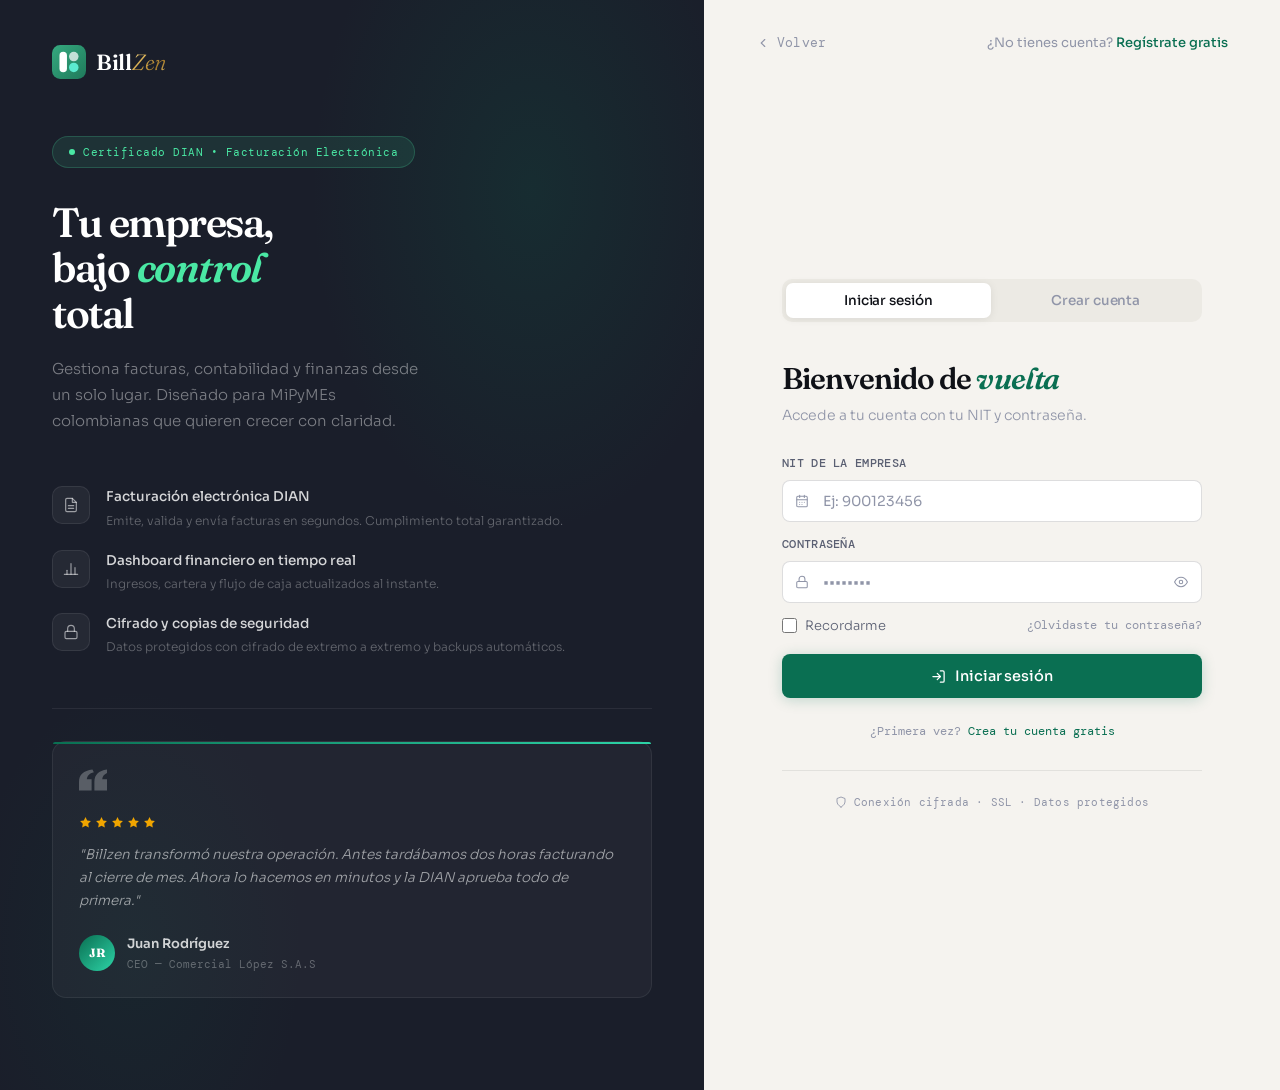
<file: public/login.html>
<!DOCTYPE html>
<html lang="es">
<head>
<meta charset="UTF-8" />
<meta name="viewport" content="width=device-width, initial-scale=1.0" />
<title>Iniciar sesión — Billzen</title>
<meta name="description" content="Accede a tu cuenta Billzen y gestiona tu contabilidad y facturación electrónica desde cualquier lugar." />
<link rel="preconnect" href="https://fonts.googleapis.com" />
<link rel="preconnect" href="https://fonts.gstatic.com" crossorigin />
<link href="https://fonts.googleapis.com/css2?family=DM+Mono:wght@400;500&family=Fraunces:ital,opsz,wght@0,9..144,300;0,9..144,600;1,9..144,300&family=Sora:wght@300;400;500;600&display=swap" rel="stylesheet" />

<link rel="stylesheet" href="css/login.css" />
</head>
<body>  

<div class="auth-layout">

  <div class="auth-left">
    <a href="index.html" class="auth-logo">
      <div class="auth-logo-mark">
        <img src="img/logo-mark.svg" alt="" />
      </div>
      <span class="auth-logo-name">Bill<em>Zen</em></span>
    </a>

    <div class="auth-left-content">
      <div class="auth-status-pill">
        <div class="status-dot"></div>
        Certificado DIAN &bull; Facturación Electrónica
      </div>

      <h1 class="auth-headline">
        Tu empresa,<br/>bajo <em>control</em><br/>total
      </h1>
      <p class="auth-sub">
        Gestiona facturas, contabilidad y finanzas desde un solo lugar. Diseñado para MiPyMEs colombianas que quieren crecer con claridad.
      </p>

      <div class="auth-features">
        <div class="auth-feat">
          <div class="auth-feat-icon">
            <svg width="16" height="16" viewBox="0 0 24 24" fill="none" stroke="rgba(255,255,255,0.55)" stroke-width="1.75" stroke-linecap="round" stroke-linejoin="round">
              <path d="M14 2H6a2 2 0 0 0-2 2v16a2 2 0 0 0 2 2h12a2 2 0 0 0 2-2V8z"/><polyline points="14 2 14 8 20 8"/><line x1="16" y1="13" x2="8" y2="13"/><line x1="16" y1="17" x2="8" y2="17"/>
            </svg>
          </div>
          <div class="auth-feat-body">
            <div class="auth-feat-title">Facturación electrónica DIAN</div>
            <div class="auth-feat-desc">Emite, valida y envía facturas en segundos. Cumplimiento total garantizado.</div>
          </div>
        </div>
        <div class="auth-feat">
          <div class="auth-feat-icon">
            <svg width="16" height="16" viewBox="0 0 24 24" fill="none" stroke="rgba(255,255,255,0.55)" stroke-width="1.75" stroke-linecap="round" stroke-linejoin="round">
              <line x1="18" y1="20" x2="18" y2="10"/><line x1="12" y1="20" x2="12" y2="4"/><line x1="6" y1="20" x2="6" y2="14"/><polyline points="2 20 22 20"/>
            </svg>
          </div>
          <div class="auth-feat-body">
            <div class="auth-feat-title">Dashboard financiero en tiempo real</div>
            <div class="auth-feat-desc">Ingresos, cartera y flujo de caja actualizados al instante.</div>
          </div>
        </div>
        <div class="auth-feat">
          <div class="auth-feat-icon">
            <svg width="16" height="16" viewBox="0 0 24 24" fill="none" stroke="rgba(255,255,255,0.55)" stroke-width="1.75" stroke-linecap="round" stroke-linejoin="round">
              <rect x="3" y="11" width="18" height="11" rx="2" ry="2"/><path d="M7 11V7a5 5 0 0 1 10 0v4"/>
            </svg>
          </div>
          <div class="auth-feat-body">
            <div class="auth-feat-title">Cifrado y copias de seguridad</div>
            <div class="auth-feat-desc">Datos protegidos con cifrado de extremo a extremo y backups automáticos.</div>
          </div>
        </div>
      </div>

      <div class="auth-left-divider"></div>

      <div class="auth-testi">
        <svg class="auth-testi-quote" viewBox="0 0 40 30" fill="none">
          <path d="M0 30V18C0 7.2 6.4 1.6 19.2 0l2 4C14.8 5.6 11.6 9.2 11.2 14H18V30H0ZM22 30V18C22 7.2 28.4 1.6 41.2 0l2 4C36.8 5.6 33.6 9.2 33.2 14H40V30H22Z" fill="white"/>
        </svg>
        <div class="auth-stars">
          <svg class="auth-star" viewBox="0 0 24 24"><path d="M12 2l3.09 6.26L22 9.27l-5 4.87 1.18 6.88L12 17.77l-6.18 3.25L7 14.14 2 9.27l6.91-1.01L12 2z"/></svg>
          <svg class="auth-star" viewBox="0 0 24 24"><path d="M12 2l3.09 6.26L22 9.27l-5 4.87 1.18 6.88L12 17.77l-6.18 3.25L7 14.14 2 9.27l6.91-1.01L12 2z"/></svg>
          <svg class="auth-star" viewBox="0 0 24 24"><path d="M12 2l3.09 6.26L22 9.27l-5 4.87 1.18 6.88L12 17.77l-6.18 3.25L7 14.14 2 9.27l6.91-1.01L12 2z"/></svg>
          <svg class="auth-star" viewBox="0 0 24 24"><path d="M12 2l3.09 6.26L22 9.27l-5 4.87 1.18 6.88L12 17.77l-6.18 3.25L7 14.14 2 9.27l6.91-1.01L12 2z"/></svg>
          <svg class="auth-star" viewBox="0 0 24 24"><path d="M12 2l3.09 6.26L22 9.27l-5 4.87 1.18 6.88L12 17.77l-6.18 3.25L7 14.14 2 9.27l6.91-1.01L12 2z"/></svg>
        </div>
        <p class="auth-testi-text">"Billzen transformó nuestra operación. Antes tardábamos dos horas facturando al cierre de mes. Ahora lo hacemos en minutos y la DIAN aprueba todo de primera."</p>
        <div class="auth-testi-author">
          <div class="auth-testi-avatar">JR</div>
          <div class="auth-testi-info">
            <div class="auth-testi-name">Juan Rodríguez</div>
            <div class="auth-testi-role">CEO — Comercial López S.A.S</div>
          </div>
        </div>
      </div>
    </div>
  </div>

  <div class="auth-right">

    <div class="auth-right-nav">
      <a href="index.html" class="auth-back-link">
        <svg width="14" height="14" viewBox="0 0 24 24" fill="none" stroke="currentColor" stroke-width="2" stroke-linecap="round" stroke-linejoin="round">
          <polyline points="15 18 9 12 15 6"/>
        </svg>
        Volver
      </a>
      <span class="auth-register-hint" id="switch-hint">
        ¿No tienes cuenta? <a href="#" onclick="switchTab('register');return false;" id="switch-link">Regístrate gratis</a>
      </span>
    </div>

    <div class="auth-card" id="auth-card">

      <!-- Tabs -->
      <div class="auth-tabs" role="tablist">
        <button class="auth-tab active" id="tab-login" role="tab" aria-selected="true" onclick="switchTab('login')">Iniciar sesión</button>
        <button class="auth-tab" id="tab-register" role="tab" aria-selected="false" onclick="switchTab('register')">Crear cuenta</button>
      </div>


      <div class="auth-panel active" id="panel-login">
        <div class="auth-form-hd">
          <h2 class="auth-form-title">Bienvenido de <em>vuelta</em></h2>
          <p class="auth-form-sub">Accede a tu cuenta con tu NIT y contraseña.</p>
        </div>

        <form class="auth-form" id="login-form" onsubmit="handleLogin(event)" novalidate>

          <!-- NIT -->
          <div class="form-group" id="lg-email-grp">
            <label class="form-label" for="lg-email">NIT de la empresa</label>
            <div class="form-field">
              <span class="field-icon">
                <svg width="14" height="14" viewBox="0 0 24 24" fill="none" stroke="currentColor" stroke-width="1.8" stroke-linecap="round" stroke-linejoin="round"><rect x="3" y="4" width="18" height="18" rx="2"/><path d="M16 2v4M8 2v4M3 10h18"/><path d="M8 14h.01M12 14h.01M16 14h.01M8 18h.01M12 18h.01"/></svg>
              </span>
              <input type="text" id="lg-email" class="form-input" placeholder="Ej: 900123456" autocomplete="off" required />
            </div>
            <span class="field-err">Ingresa el NIT de tu empresa.</span>
          </div>

      
          <div class="form-group" id="lg-pw-grp">
            <label class="form-label" for="lg-pw">Contraseña</label>
            <div class="form-field">
              <span class="field-icon">
                <svg width="14" height="14" viewBox="0 0 24 24" fill="none" stroke="currentColor" stroke-width="1.8" stroke-linecap="round" stroke-linejoin="round"><rect x="3" y="11" width="18" height="11" rx="2" ry="2"/><path d="M7 11V7a5 5 0 0 1 10 0v4"/></svg>
              </span>
              <input type="password" id="lg-pw" class="form-input has-eye" placeholder="••••••••" autocomplete="current-password" required />
              <button type="button" class="eye-btn" onclick="toggleEye('lg-pw',this)" aria-label="Ver contraseña">
                <svg width="14" height="14" viewBox="0 0 24 24" fill="none" stroke="currentColor" stroke-width="1.8" stroke-linecap="round" stroke-linejoin="round"><path d="M1 12s4-8 11-8 11 8 11 8-4 8-11 8-11-8-11-8z"/><circle cx="12" cy="12" r="3"/></svg>
              </button>
            </div>
            <span class="field-err">Ingresa tu contraseña.</span>
          </div>

     
          <div class="form-inline-row">
            <label class="form-check">
              <input type="checkbox" id="lg-remember" />
              <span class="form-check-lbl">Recordarme</span>
            </label>
            <a href="#" class="forgot-link" onclick="forgotPw(event)">¿Olvidaste tu contraseña?</a>
          </div>

          <button type="submit" class="btn-submit" id="lg-btn">
            <svg width="15" height="15" viewBox="0 0 24 24" fill="none" stroke="currentColor" stroke-width="2" stroke-linecap="round" stroke-linejoin="round"><path d="M15 3h4a2 2 0 0 1 2 2v14a2 2 0 0 1-2 2h-4"/><polyline points="10 17 15 12 10 7"/><line x1="15" y1="12" x2="3" y2="12"/></svg>
            Iniciar sesión
          </button>

        </form>

        <p class="auth-note">¿Primera vez? <a href="#" onclick="switchTab('register');return false;">Crea tu cuenta gratis</a></p>

        <div class="auth-security">
          <svg width="12" height="12" viewBox="0 0 24 24" fill="none" stroke="var(--text3)" stroke-width="1.75" stroke-linecap="round" stroke-linejoin="round"><path d="M12 22s8-4 8-10V5l-8-3-8 3v7c0 6 8 10 8 10z"/></svg>
          <span class="auth-security-text">Conexión cifrada · SSL · Datos protegidos</span>
        </div>
      </div>

      <!-- ===== REGISTER ===== -->
      <div class="auth-panel" id="panel-register">
        <div class="auth-form-hd">
          <h2 class="auth-form-title">Registra tu <em>empresa</em></h2>
          <p class="auth-form-sub">Completa los datos de tu empresa y administrador.</p>
        </div>

        <form class="auth-form" id="reg-form" onsubmit="handleRegister(event)" novalidate>

          <!-- Razón Social y NIT -->
          <div class="form-group" id="rg-co-grp">
            <label class="form-label" for="rg-co">Razón Social</label>
            <div class="form-field">
              <span class="field-icon">
                <svg width="14" height="14" viewBox="0 0 24 24" fill="none" stroke="currentColor" stroke-width="1.8" stroke-linecap="round" stroke-linejoin="round"><path d="M3 9l9-7 9 7v11a2 2 0 0 1-2 2H5a2 2 0 0 1-2-2z"/><polyline points="9 22 9 12 15 12 15 22"/></svg>
              </span>
              <input type="text" id="rg-co" class="form-input" placeholder="Comercializadora S.A.S." autocomplete="organization" required />
            </div>
          </div>
          
          <div class="form-group" id="rg-nit-grp">
            <label class="form-label" for="rg-nit">NIT de la empresa</label>
            <div class="form-field">
              <input type="text" id="rg-nit" class="form-input no-icon" placeholder="900123456" inputmode="numeric" required />
            </div>
            <span class="field-err">NIT requerido.</span>
          </div>

          <!-- Nombres y Apellidos -->
          <div class="form-row">
            <div class="form-group" id="rg-fn-grp">
              <label class="form-label" for="rg-fn">Nombres del Admin</label>
              <div class="form-field">
                <input type="text" id="rg-fn" class="form-input no-icon" placeholder="Juan" autocomplete="given-name" required />
              </div>
              <span class="field-err">Requerido.</span>
            </div>
            <div class="form-group" id="rg-ln-grp">
              <label class="form-label" for="rg-ln">Apellidos</label>
              <div class="form-field">
                <input type="text" id="rg-ln" class="form-input no-icon" placeholder="Rodríguez" autocomplete="family-name" required />
              </div>
              <span class="field-err">Requerido.</span>
            </div>
          </div>

          <!-- Email -->
          <div class="form-group" id="rg-em-grp">
            <label class="form-label" for="rg-em">Correo de la empresa</label>
            <div class="form-field">
              <span class="field-icon">
                <svg width="14" height="14" viewBox="0 0 24 24" fill="none" stroke="currentColor" stroke-width="1.8" stroke-linecap="round" stroke-linejoin="round"><path d="M4 4h16c1.1 0 2 .9 2 2v12c0 1.1-.9 2-2 2H4c-1.1 0-2-.9-2-2V6c0-1.1.9-2 2-2z"/><polyline points="22,6 12,13 2,6"/></svg>
              </span>
              <input type="email" id="rg-em" class="form-input" placeholder="contacto@empresa.com" autocomplete="email" required />
            </div>
            <span class="field-err">Correo inválido.</span>
          </div>

          <!-- Password -->
          <div class="form-group" id="rg-pw-grp">
            <label class="form-label" for="rg-pw">Contraseña</label>
            <div class="form-field">
              <span class="field-icon">
                <svg width="14" height="14" viewBox="0 0 24 24" fill="none" stroke="currentColor" stroke-width="1.8" stroke-linecap="round" stroke-linejoin="round"><rect x="3" y="11" width="18" height="11" rx="2" ry="2"/><path d="M7 11V7a5 5 0 0 1 10 0v4"/></svg>
              </span>
              <input type="password" id="rg-pw" class="form-input has-eye" placeholder="Mínimo 8 caracteres" autocomplete="new-password" oninput="updateStrength(this.value)" required />
              <button type="button" class="eye-btn" onclick="toggleEye('rg-pw',this)" aria-label="Ver contraseña">
                <svg width="14" height="14" viewBox="0 0 24 24" fill="none" stroke="currentColor" stroke-width="1.8" stroke-linecap="round" stroke-linejoin="round"><path d="M1 12s4-8 11-8 11 8 11 8-4 8-11 8-11-8-11-8z"/><circle cx="12" cy="12" r="3"/></svg>
              </button>
            </div>
            <div class="pw-strength-bars" id="pw-bars">
              <div class="pw-bar" id="pb1"></div>
              <div class="pw-bar" id="pb2"></div>
              <div class="pw-bar" id="pb3"></div>
              <div class="pw-bar" id="pb4"></div>
            </div>
            <span class="field-err">Mínimo 8 caracteres.</span>
          </div>

          <button type="submit" class="btn-submit" id="rg-btn">
            Registrar Empresa
          </button>

        </form>

        <div class="auth-security">
          <svg width="12" height="12" viewBox="0 0 24 24" fill="none" stroke="var(--text3)" stroke-width="1.75" stroke-linecap="round" stroke-linejoin="round"><path d="M12 22s8-4 8-10V5l-8-3-8 3v7c0 6 8 10 8 10z"/></svg>
          <span class="auth-security-text">Cifrado SSL · Datos protegidos</span>
        </div>
      </div>
    </div><!-- /auth-card -->
  </div><!-- /auth-right -->
</div><!-- /auth-layout -->

<!-- Referencia a configuración y lógica JS -->
<script src="js/config.js"></script>
<script src="js/login.js"></script>

</body>
</html>
</file>
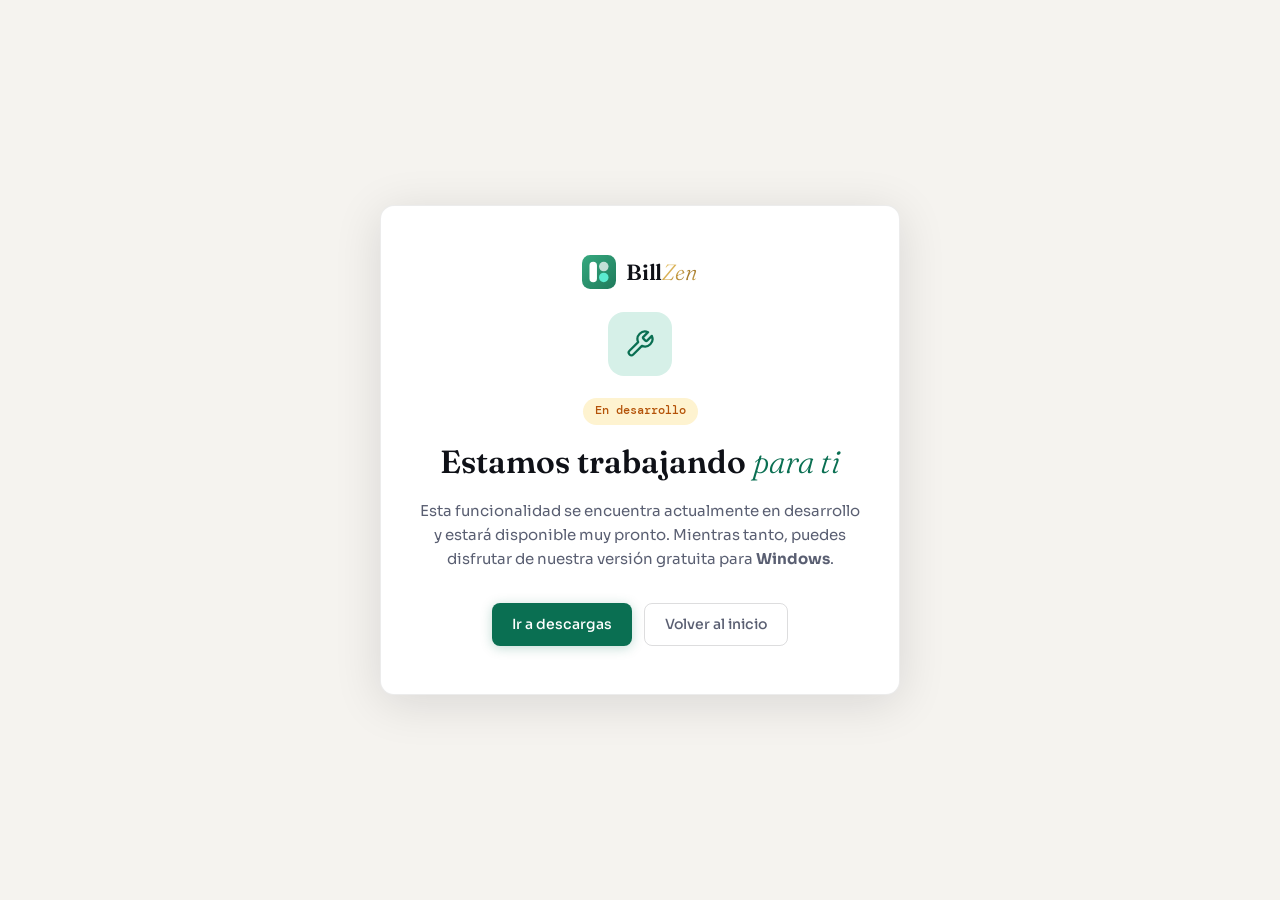
<file: public/proximamente.html>
<!DOCTYPE html>
<html lang="es">
<head>
  <meta charset="UTF-8" />
  <meta name="viewport" content="width=device-width, initial-scale=1.0" />
  <title>Próximamente — BillZen</title>
  <link rel="preconnect" href="https://fonts.googleapis.com" />
  <link rel="preconnect" href="https://fonts.gstatic.com" crossorigin />
  <link href="https://fonts.googleapis.com/css2?family=DM+Mono:wght@400;500&family=Fraunces:ital,opsz,wght@0,9..144,300;0,9..144,600;1,9..144,300&family=Sora:wght@300;400;500;600&display=swap" rel="stylesheet" />
  <link rel="stylesheet" href="css/index.css" />
  <link rel="stylesheet" href="css/proximamente.css"/>
</head>
<body>
  <main class="coming-soon-page">
    <div class="coming-soon-card">
      <a href="index.html" class="nav-logo" style="margin-bottom: 4px;">
        <div class="nav-logo-mark">
          <img src="img/logo-mark.svg" alt="BillZen" />
        </div>
        <span class="nav-logo-name">Bill<em>Zen</em></span>
      </a>

      <div class="coming-soon-icon">
        <svg xmlns="http://www.w3.org/2000/svg" width="30" height="30" viewBox="0 0 24 24" fill="none" stroke="currentColor" stroke-width="1.8" stroke-linecap="round" stroke-linejoin="round">
          <path d="M14.7 6.3a1 1 0 0 0 0 1.4l1.6 1.6a1 1 0 0 0 1.4 0l3.77-3.77a6 6 0 0 1-7.94 7.94l-6.91 6.91a2.12 2.12 0 0 1-3-3l6.91-6.91a6 6 0 0 1 7.94-7.94l-3.76 3.76z"/>
        </svg>
      </div>

      <span class="coming-soon-badge">En desarrollo</span>

      <h1 class="coming-soon-title">Estamos trabajando <em>para ti</em></h1>

      <p class="coming-soon-desc">
        Esta funcionalidad se encuentra actualmente en desarrollo y estará disponible muy pronto. Mientras tanto, puedes disfrutar de nuestra versión gratuita para <strong>Windows</strong>.
      </p>

      <div class="coming-soon-actions">
        <a href="index.html#descargar" class="btn btn-primary">Ir a descargas</a>
        <a href="index.html" class="btn btn-ghost">Volver al inicio</a>
      </div>
    </div>
  </main>
</body>
</html>
</file>
<file: public/css/index.css>
*, *::before, *::after { box-sizing: border-box; margin: 0; padding: 0; }
html { scroll-behavior: smooth; }

:root {
  --bg: #f5f3ef;
  --bg2: #eceae4;
  --dark: #0f1117;
  --dark2: #1a1e2a;
  --surface: #ffffff;
  --text: #0f1117;
  --text2: #5a5f72;
  --text3: #9095a8;
  --accent: #0a6f52;
  --accent-light: #d6f0e8;
  --accent2: #f0a500;
  --accent2-light: #fef3d0;
  --red: #c94040;
  --border: rgba(15,17,23,0.08);
  --border2: rgba(15,17,23,0.14);
  --shadow: 0 2px 24px rgba(15,17,23,0.07);
  --shadow-lg: 0 8px 48px rgba(15,17,23,0.12);
  --r: 14px;
  --r-sm: 8px;
  --font: 'Sora', sans-serif;
  --font-display: 'Fraunces', serif;
  --font-mono: 'DM Mono', monospace;
  --nav-h: 68px;
}

body {
  font-family: var(--font);
  background: var(--bg);
  color: var(--text);
  font-size: 15px;
  line-height: 1.65;
  overflow-x: hidden;
}

/* ============ NAV ============ */
nav {
  position: fixed;
  top: 0; left: 0; right: 0;
  z-index: 200;
  height: var(--nav-h);
  display: flex;
  align-items: center;
  padding: 0 5vw;
  background: rgba(245,243,239,0.88);
  backdrop-filter: blur(16px);
  -webkit-backdrop-filter: blur(16px);
  border-bottom: 1px solid var(--border);
  transition: background 0.3s;
}
.nav-inner {
  max-width: 1200px;
  width: 100%;
  margin: 0 auto;
  display: flex;
  align-items: center;
  justify-content: space-between;
}
.nav-logo {
  display: flex;
  align-items: center;
  gap: 10px;
  text-decoration: none;
}
.nav-logo-mark {
  width: 34px; height: 34px;
  border-radius: 9px;
  display: grid;
  place-items: center;
}
.nav-logo-mark img { width: 100%; height: 100%; display: block; }
.nav-logo-name {
  font-family: var(--font-display);
  font-size: 22px;
  font-weight: 600;
  color: var(--text);
  letter-spacing: -0.3px;
}
.nav-logo-name em {
  font-style: italic;
  font-weight: 300;
  background:linear-gradient(135deg,#f5dc92 0%,#d4a94c 40%,#a47a2c 70%,#e9c873 100%);-webkit-background-clip:text;background-clip:text;-webkit-text-fill-color:transparent;color:#c9a24a;padding-right:.06em;
}
.nav-links {
  display: flex;
  align-items: center;
  gap: 4px;
  list-style: none;
}
.nav-links a {
  text-decoration: none;
  color: var(--text2);
  font-size: 14px;
  font-weight: 400;
  padding: 6px 14px;
  border-radius: var(--r-sm);
  transition: all 0.15s;
}
.nav-links a:hover { color: var(--text); background: var(--bg2); }
.nav-links a.active { color: var(--accent); font-weight: 500; }
.nav-cta {
  display: flex;
  align-items: center;
  gap: 10px;
}
/* ============ USER ACCOUNT NAV ============ */
.nav-user-chip {
  display: flex;
  align-items: center;
  gap: 10px;
  background: var(--surface);
  border: 1px solid var(--border);
  padding: 4px 14px 4px 5px;
  border-radius: 999px;
  box-shadow: 0 1px 4px rgba(15,17,23,0.04);
}
.nav-user-avatar {
  width: 32px;
  height: 32px;
  border-radius: 50%;
  background: var(--accent);
  color: #fff;
  display: flex;
  align-items: center;
  justify-content: center;
  font-size: 11px;
  font-weight: 600;
  letter-spacing: 0.5px;
  flex-shrink: 0;
}
.nav-user-info {
  display: flex;
  flex-direction: column;
  line-height: 1.2;
}
.nav-user-name {
  font-size: 13px;
  font-weight: 600;
  color: var(--text);
  max-width: 140px;
  white-space: nowrap;
  overflow: hidden;
  text-overflow: ellipsis;
}
.nav-user-nit {
  font-size: 11px;
  color: var(--text3);
  font-family: var(--font-mono);
}
.btn-sm {
  padding: 7px 14px;
  font-size: 13px;
}
.btn-logout {
  color: #dc2626;
  border-color: rgba(220, 38, 38, 0.2);
}
.btn-logout:hover {
  background: rgba(220, 38, 38, 0.08);
  color: #b91c1c;
  border-color: rgba(220, 38, 38, 0.4);
}
.btn {
  display: inline-flex;
  align-items: center;
  gap: 7px;
  padding: 9px 20px;
  border-radius: var(--r-sm);
  font-size: 14px;
  font-weight: 500;
  cursor: pointer;
  text-decoration: none;
  transition: all 0.18s;
  border: none;
  font-family: var(--font);
}
.btn-ghost {
  color: var(--text2);
  background: transparent;
  border: 1px solid var(--border2);
}
.btn-ghost:hover { background: var(--bg2); color: var(--text); }
.btn-primary {
  background: var(--accent);
  color: #fff;
  box-shadow: 0 2px 12px rgba(10,111,82,0.25);
}
.btn-primary:hover { background: #085e45; box-shadow: 0 4px 20px rgba(10,111,82,0.35); transform: translateY(-1px); }
.btn-large {
  padding: 13px 28px;
  font-size: 15px;
  border-radius: 10px;
}
.btn-outline {
  background: transparent;
  border: 1.5px solid var(--border2);
  color: var(--text);
}
.btn-outline:hover { border-color: var(--accent); color: var(--accent); background: var(--accent-light); }

/* hamburger */
.nav-hamburger {
  display: none;
  flex-direction: column;
  gap: 5px;
  cursor: pointer;
  padding: 6px;
  border: none;
  background: none;
}
.nav-hamburger span {
  display: block;
  width: 22px; height: 2px;
  background: var(--text);
  border-radius: 2px;
  transition: all 0.25s;
}

/* ============ HERO ============ */
.hero {
  min-height: 100vh;
  padding: calc(var(--nav-h) + 80px) 5vw 80px;
  display: flex;
  align-items: center;
  position: relative;
  overflow: hidden;
}
.hero::before {
  content: '';
  position: absolute;
  top: -10%; right: -5%;
  width: 60%; height: 80%;
  background: radial-gradient(ellipse at center, rgba(10,111,82,0.07) 0%, transparent 70%);
  pointer-events: none;
}
.hero::after {
  content: '';
  position: absolute;
  bottom: 0; left: 0;
  width: 100%; height: 1px;
  background: var(--border);
}
.hero-inner {
  max-width: 1200px;
  margin: 0 auto;
  width: 100%;
  display: grid;
  grid-template-columns: 1fr 1fr;
  gap: 60px;
  align-items: center;
}
.hero-badge {
  display: inline-flex;
  align-items: center;
  gap: 7px;
  background: var(--accent-light);
  color: var(--accent);
  padding: 5px 14px;
  border-radius: 20px;
  font-size: 12px;
  font-family: var(--font-mono);
  font-weight: 500;
  letter-spacing: 0.3px;
  margin-bottom: 24px;
}
.hero-badge-dot {
  width: 6px; height: 6px;
  background: var(--accent);
  border-radius: 50%;
  animation: pulse 2s infinite;
}
@keyframes pulse {
  0%, 100% { opacity: 1; transform: scale(1); }
  50% { opacity: 0.5; transform: scale(0.8); }
}
.hero-headline {
  font-family: var(--font-display);
  font-size: clamp(36px, 5vw, 60px);
  font-weight: 600;
  line-height: 1.1;
  letter-spacing: -1.5px;
  color: var(--text);
  margin-bottom: 20px;
}
.hero-headline em {
  font-style: italic;
  color: var(--accent);
}
.hero-sub {
  font-size: 17px;
  color: var(--text2);
  line-height: 1.7;
  max-width: 480px;
  margin-bottom: 36px;
  font-weight: 300;
}
.hero-actions {
  display: flex;
  align-items: center;
  gap: 12px;
  flex-wrap: wrap;
  margin-bottom: 48px;
}
.hero-trust {
  display: flex;
  align-items: center;
  gap: 12px;
}
.hero-trust-avatars {
  display: flex;
}
.trust-avatar {
  width: 32px; height: 32px;
  border-radius: 50%;
  border: 2.5px solid var(--bg);
  margin-left: -8px;
  font-size: 11px;
  font-weight: 600;
  display: grid;
  place-items: center;
  color: #fff;
}
.trust-avatar:first-child { margin-left: 0; }
.hero-trust-text {
  font-size: 13px;
  color: var(--text3);
}
.hero-trust-text strong { color: var(--text); font-weight: 500; }

/* Hero mockup */
.hero-visual {
  position: relative;
}
.mockup-card {
  background: var(--dark2);
  border-radius: 18px;
  padding: 24px;
  box-shadow: var(--shadow-lg), 0 0 0 1px rgba(255,255,255,0.06);
  position: relative;
  overflow: hidden;
}
.mockup-card::before {
  content: '';
  position: absolute;
  top: 0; left: 0; right: 0;
  height: 3px;
  background: linear-gradient(90deg, var(--accent), #2dd4a7, var(--accent2));
  border-radius: 18px 18px 0 0;
}
.mockup-topbar {
  display: flex;
  align-items: center;
  justify-content: space-between;
  margin-bottom: 20px;
}
.mockup-dots { display: flex; gap: 6px; }
.mockup-dot {
  width: 9px; height: 9px;
  border-radius: 50%;
}
.mockup-title {
  font-family: var(--font-mono);
  font-size: 11px;
  color: rgba(255,255,255,0.3);
  letter-spacing: 1px;
}
.mockup-kpi-row {
  display: grid;
  grid-template-columns: repeat(3,1fr);
  gap: 10px;
  margin-bottom: 16px;
}
.mkpi {
  background: rgba(255,255,255,0.05);
  border: 1px solid rgba(255,255,255,0.07);
  border-radius: 10px;
  padding: 12px 14px;
}
.mkpi-label {
  font-size: 9px;
  font-family: var(--font-mono);
  color: rgba(255,255,255,0.35);
  letter-spacing: 0.8px;
  text-transform: uppercase;
  margin-bottom: 4px;
}
.mkpi-val {
  font-size: 18px;
  font-weight: 600;
  color: #fff;
  letter-spacing: -0.5px;
  line-height: 1;
}
.mkpi-delta {
  font-size: 10px;
  font-family: var(--font-mono);
  margin-top: 3px;
}
.delta-g { color: #4AE8A4; }
.delta-r { color: #f56565; }
.mockup-chart-area {
  background: rgba(255,255,255,0.03);
  border: 1px solid rgba(255,255,255,0.06);
  border-radius: 10px;
  padding: 14px;
  margin-bottom: 14px;
}
.mockup-chart-label {
  font-size: 10px;
  font-family: var(--font-mono);
  color: rgba(255,255,255,0.3);
  margin-bottom: 10px;
}
.mockup-bars {
  display: flex;
  align-items: flex-end;
  gap: 5px;
  height: 60px;
}
.mbar {
  flex: 1;
  border-radius: 4px 4px 0 0;
  transition: opacity 0.2s;
}
.mockup-row-items {
  display: flex;
  flex-direction: column;
  gap: 8px;
}
.mrow {
  display: flex;
  align-items: center;
  gap: 10px;
  background: rgba(255,255,255,0.04);
  border-radius: 8px;
  padding: 8px 12px;
}
.mrow-icon {
  width: 24px; height: 24px;
  border-radius: 6px;
  display: grid;
  place-items: center;
  font-size: 12px;
  flex-shrink: 0;
}
.mrow-info { flex: 1; }
.mrow-name { font-size: 11px; color: rgba(255,255,255,0.75); font-weight: 500; }
.mrow-sub { font-size: 9px; color: rgba(255,255,255,0.3); font-family: var(--font-mono); }
.mrow-val { font-size: 12px; font-family: var(--font-mono); color: rgba(255,255,255,0.6); }
.mpill {
  font-size: 9px;
  font-family: var(--font-mono);
  padding: 2px 7px;
  border-radius: 10px;
  font-weight: 500;
}
.mpill-g { background: rgba(74,232,164,0.15); color: #4AE8A4; }
.mpill-y { background: rgba(245,166,35,0.15); color: #F5A623; }
.mpill-r { background: rgba(245,101,101,0.15); color: #f56565; }

/* floating cards */
.float-card {
  position: absolute;
  background: var(--surface);
  border-radius: var(--r);
  box-shadow: var(--shadow-lg);
  border: 1px solid var(--border);
  padding: 12px 16px;
  animation: float 6s ease-in-out infinite;
}
.float-card-1 {
  top: -20px; left: -30px;
  animation-delay: 0s;
}
.float-card-2 {
  bottom: 40px; right: -24px;
  animation-delay: -3s;
}
@keyframes float {
  0%, 100% { transform: translateY(0); }
  50% { transform: translateY(-8px); }
}
.fcard-label { font-size: 10px; color: var(--text3); font-family: var(--font-mono); margin-bottom: 3px; }
.fcard-val { font-size: 17px; font-weight: 600; color: var(--text); letter-spacing: -0.3px; }
.fcard-delta { font-size: 11px; color: var(--accent); font-family: var(--font-mono); }
.fcard-row { display: flex; align-items: center; gap: 8px; }
.fcard-dot { width: 8px; height: 8px; border-radius: 50%; background: var(--accent); animation: pulse 1.5s infinite; }
.fcard-status { font-size: 12px; color: var(--text2); }

/* ============ SECTIONS SHARED ============ */
section { padding: 96px 5vw; }
.section-inner { max-width: 1200px; margin: 0 auto; }
.section-tag {
  display: inline-block;
  font-family: var(--font-mono);
  font-size: 11px;
  letter-spacing: 1.5px;
  text-transform: uppercase;
  color: var(--accent);
  background: var(--accent-light);
  padding: 4px 12px;
  border-radius: 20px;
  margin-bottom: 16px;
}
.section-title {
  font-family: var(--font-display);
  font-size: clamp(28px, 4vw, 44px);
  font-weight: 600;
  letter-spacing: -1px;
  line-height: 1.15;
  color: var(--text);
  margin-bottom: 14px;
}
.section-title em { font-style: italic; color: var(--accent); }
.section-sub {
  font-size: 16px;
  color: var(--text2);
  line-height: 1.7;
  max-width: 560px;
  font-weight: 300;
}
.text-center { text-align: center; }
.text-center .section-sub { margin: 0 auto; }

/* ============ STATS BAR ============ */
.stats-bar {
  background: var(--dark);
  padding: 48px 5vw;
}
.stats-inner {
  max-width: 880px;
  margin: 0 auto;
  display: grid;
  grid-template-columns: repeat(2,1fr);
  gap: 0;
}
.stat-item {
  padding: 12px 40px;
  border-right: 1px solid rgba(255,255,255,0.08);
  display: flex;
  align-items: center;
  justify-content: center;
  gap: 20px;
  text-align: left;
}
.stat-item:last-child { border-right: none; }
.stat-icon {
  flex-shrink: 0;
  width: 48px; height: 48px;
  border-radius: 12px;
  display: grid;
  place-items: center;
  color: #4fd1a5;
  background: rgba(255,255,255,0.04);
  border: 1px solid rgba(255,255,255,0.10);
}
.stat-num {
  font-family: var(--font-display);
  font-size: 40px;
  font-weight: 600;
  letter-spacing: -1.5px;
  color: #fff;
  line-height: 1;
  margin-bottom: 8px;
}
.stat-num em { font-style: italic; color: var(--accent); }
.stat-label {
  font-size: 13px;
  color: rgba(255,255,255,0.80);
  font-weight: 500;
  letter-spacing: 0.2px;
}
.stat-desc {
  font-size: 12px;
  color: rgba(255,255,255,0.42);
  font-weight: 300;
  line-height: 1.5;
  margin-top: 4px;
  max-width: 240px;
}

/* ============ FEATURES ============ */
.features { background: var(--surface); }
.features-grid {
  display: grid;
  grid-template-columns: repeat(6,1fr);
  gap: 24px;
  margin-top: 56px;
}
.features-grid .feat-card { grid-column: span 2; }
.features-grid .feat-card:nth-child(n+4) { grid-column: span 3; }
.feat-card {
  background: var(--bg);
  border: 1px solid var(--border);
  border-radius: var(--r);
  padding: 28px 26px;
  transition: all 0.22s;
  position: relative;
  overflow: hidden;
}
.feat-card:hover {
  border-color: var(--accent);
  transform: translateY(-4px);
  box-shadow: var(--shadow);
}
.feat-card::after {
  content: '';
  position: absolute;
  bottom: 0; left: 0; right: 0;
  height: 2px;
  background: var(--accent);
  transform: scaleX(0);
  transition: transform 0.22s;
}
.feat-card:hover::after { transform: scaleX(1); }
.feat-icon {
  width: 44px;
  height: 44px;
  border-radius: 12px;
  display: grid;
  place-items: center;
  margin-bottom: 20px;
  background: var(--surface);
  border: 1px solid var(--border2);
  color: var(--accent);
  box-shadow: 0 1px 4px rgba(15, 17, 23, 0.04);
  transition: all 0.24s cubic-bezier(0.16, 1, 0.3, 1);
}
.feat-card:hover .feat-icon {
  background: var(--accent);
  border-color: var(--accent);
  color: #ffffff;
  transform: translateY(-2px);
  box-shadow: 0 6px 16px rgba(10, 111, 82, 0.25);
}
.feat-title {
  font-size: 16px;
  font-weight: 600;
  color: var(--text);
  margin-bottom: 10px;
  letter-spacing: -0.2px;
}
.feat-desc {
  font-size: 14px;
  color: var(--text2);
  line-height: 1.65;
  font-weight: 300;
}
.feat-badge {
  display: inline-block;
  margin-top: 14px;
  font-size: 11px;
  font-family: var(--font-mono);
  color: var(--accent);
  background: var(--accent-light);
  padding: 3px 10px;
  border-radius: 20px;
}

/* ============ HOW IT WORKS ============ */
.how { background: var(--bg); }
.how-grid {
  display: grid;
  grid-template-columns: 1fr 1fr;
  gap: 80px;
  align-items: center;
  margin-top: 56px;
}
.how-steps { display: flex; flex-direction: column; gap: 0; }
.how-step {
  display: flex;
  gap: 20px;
  padding: 24px 0;
  border-bottom: 1px solid var(--border);
  cursor: pointer;
  transition: all 0.2s;
}
.how-step:last-child { border-bottom: none; }
.how-step:hover .step-num { background: var(--accent); color: #fff; }
.step-num {
  width: 36px; height: 36px;
  border-radius: 50%;
  background: var(--bg2);
  border: 1.5px solid var(--border2);
  display: grid;
  place-items: center;
  font-family: var(--font-mono);
  font-size: 13px;
  font-weight: 500;
  color: var(--text2);
  flex-shrink: 0;
  transition: all 0.2s;
}
.step-body {}
.step-title { font-size: 15px; font-weight: 600; color: var(--text); margin-bottom: 5px; }
.step-desc { font-size: 13.5px; color: var(--text2); line-height: 1.6; font-weight: 300; }

.how-visual {
  position: relative;
}
.terminal {
  background: var(--dark2);
  border-radius: 16px;
  overflow: hidden;
  box-shadow: var(--shadow-lg);
  border: 1px solid rgba(255,255,255,0.06);
}
.terminal-bar {
  background: rgba(255,255,255,0.04);
  border-bottom: 1px solid rgba(255,255,255,0.06);
  padding: 12px 16px;
  display: flex;
  align-items: center;
  gap: 8px;
}
.terminal-bar-dots { display: flex; gap: 5px; }
.terminal-bar-title { font-family: var(--font-mono); font-size: 11px; color: rgba(255,255,255,0.25); margin-left: auto; }
.terminal-body { padding: 20px; }
.t-line { display: flex; gap: 10px; margin-bottom: 12px; font-family: var(--font-mono); font-size: 12.5px; }
.t-line:last-child { margin-bottom: 0; }
.t-prompt { color: var(--accent); flex-shrink: 0; }
.t-cmd { color: rgba(255,255,255,0.75); }
.t-out { color: rgba(255,255,255,0.35); padding-left: 18px; }
.t-success { color: #4AE8A4; padding-left: 18px; }
.t-warn { color: #F5A623; padding-left: 18px; }

/* ============ PRICING ============ */
.pricing { background: var(--surface); }
.pricing-grid {
  display: grid;
  grid-template-columns: repeat(3,1fr);
  gap: 20px;
  margin-top: 56px;
  align-items: stretch;
}
.plan-card {
  background: var(--bg);
  border: 1.5px solid var(--border);
  border-radius: var(--r);
  padding: 32px 28px;
  position: relative;
  transition: all 0.22s;
  display: flex;
  flex-direction: column;
}
.plan-card:hover { transform: translateY(-4px); box-shadow: var(--shadow); }
.plan-card.featured {
  background: var(--dark);
  border-color: var(--accent);
  transform: scale(1.04);
}
.plan-card.featured:hover { transform: scale(1.04) translateY(-4px); }
.plan-featured-badge {
  position: absolute;
  top: -12px; left: 50%;
  transform: translateX(-50%);
  background: var(--accent);
  color: #fff;
  font-size: 11px;
  font-family: var(--font-mono);
  font-weight: 500;
  padding: 4px 14px;
  border-radius: 20px;
  white-space: nowrap;
}
.plan-name {
  font-family: var(--font-mono);
  font-size: 12px;
  letter-spacing: 1.5px;
  text-transform: uppercase;
  color: var(--text3);
  margin-bottom: 16px;
}
.plan-card.featured .plan-name { color: rgba(255,255,255,0.4); }
.plan-price {
  font-family: var(--font-display);
  font-size: 44px;
  font-weight: 600;
  letter-spacing: -2px;
  color: var(--text);
  line-height: 1;
  margin-bottom: 4px;
}
.plan-card.featured .plan-price { color: #fff; }
.plan-price span { font-size: 18px; font-weight: 400; letter-spacing: 0; }
.plan-period { font-size: 13px; color: var(--text3); margin-bottom: 24px; }
.plan-card.featured .plan-period { color: rgba(255,255,255,0.35); }
.plan-divider { height: 1px; background: var(--border); margin-bottom: 24px; }
.plan-card.featured .plan-divider { background: rgba(255,255,255,0.08); }
.plan-features { list-style: none; display: flex; flex-direction: column; gap: 11px; flex: 1; margin-bottom: 28px; }
.plan-feature {
  display: flex;
  align-items: flex-start;
  gap: 10px;
  font-size: 13.5px;
  color: var(--text2);
  font-weight: 300;
}
.plan-card.featured .plan-feature { color: rgba(255,255,255,0.65); }
.plan-feature-check {
  width: 18px; height: 18px;
  border-radius: 50%;
  background: var(--accent-light);
  display: grid;
  place-items: center;
  flex-shrink: 0;
  margin-top: 1px;
}
.plan-card.featured .plan-feature-check { background: rgba(74,232,164,0.15); }
.plan-feature-check svg { width: 10px; height: 10px; }
.feat-cross { background: var(--bg2); }
.plan-card.featured .feat-cross { background: rgba(255,255,255,0.06); }
.feat-cross svg path { stroke: var(--text3); }

/* ============ TESTIMONIALS ============ */
.testimonials { background: var(--bg); }
.testi-grid {
  display: grid;
  grid-template-columns: repeat(3,1fr);
  gap: 20px;
  margin-top: 56px;
}
.testi-card {
  background: var(--surface);
  border: 1px solid var(--border);
  border-radius: var(--r);
  padding: 26px;
  transition: all 0.2s;
}
.testi-card:hover { border-color: var(--border2); transform: translateY(-3px); box-shadow: var(--shadow); }
.testi-stars { display: flex; gap: 3px; margin-bottom: 14px; }
.star { color: var(--accent2); font-size: 14px; }
.testi-text {
  font-size: 14px;
  color: var(--text2);
  line-height: 1.7;
  font-weight: 300;
  font-style: italic;
  margin-bottom: 20px;
}
.testi-author { display: flex; align-items: center; gap: 12px; }
.testi-avatar {
  width: 38px; height: 38px;
  border-radius: 50%;
  display: grid;
  place-items: center;
  font-size: 13px;
  font-weight: 600;
  color: #fff;
  flex-shrink: 0;
}
.testi-name { font-size: 13px; font-weight: 600; color: var(--text); }
.testi-role { font-size: 12px; color: var(--text3); }

/* ============ CONTACT ============ */
.contact { background: var(--dark); }
.contact-inner {
  max-width: 1200px;
  margin: 0 auto;
  display: grid;
  grid-template-columns: 1fr 1fr;
  gap: 80px;
  align-items: center;
}
.contact-left .section-tag { background: rgba(74,232,164,0.15); }
.contact-left .section-title { color: #fff; }
.contact-left .section-sub { color: rgba(255,255,255,0.5); }
.contact-info { margin-top: 36px; display: flex; flex-direction: column; gap: 16px; }
.cinfo-item { display: flex; align-items: center; gap: 14px; }
.cinfo-icon {
  width: 40px; height: 40px;
  border-radius: 10px;
  background: rgba(255,255,255,0.06);
  border: 1px solid rgba(255,255,255,0.08);
  display: grid;
  place-items: center;
  font-size: 18px;
  flex-shrink: 0;
}
.cinfo-text { font-size: 14px; color: rgba(255,255,255,0.55); }
.cinfo-text strong { display: block; color: rgba(255,255,255,0.85); font-weight: 500; margin-bottom: 1px; }

/* Form */
.contact-form {
  background: rgba(255,255,255,0.04);
  border: 1px solid rgba(255,255,255,0.08);
  border-radius: var(--r);
  padding: 36px;
}
.form-grid { display: grid; grid-template-columns: 1fr 1fr; gap: 16px; }
.form-group { display: flex; flex-direction: column; gap: 7px; }
.form-group.full { grid-column: span 2; }
.form-label {
  font-size: 12px;
  font-family: var(--font-mono);
  color: rgba(255,255,255,0.4);
  letter-spacing: 0.5px;
}
.form-input {
  background: rgba(255,255,255,0.05);
  border: 1px solid rgba(255,255,255,0.1);
  border-radius: var(--r-sm);
  padding: 11px 14px;
  font-size: 14px;
  color: rgba(255,255,255,0.8);
  font-family: var(--font);
  outline: none;
  transition: border-color 0.2s;
}
.form-input::placeholder { color: rgba(255,255,255,0.2); }
.form-input:focus { border-color: var(--accent); }
textarea.form-input { resize: vertical; min-height: 100px; }
.form-submit {
  margin-top: 20px;
  width: 100%;
  padding: 13px;
  background: var(--accent);
  color: #fff;
  border: none;
  border-radius: var(--r-sm);
  font-size: 15px;
  font-weight: 500;
  font-family: var(--font);
  cursor: pointer;
  transition: all 0.18s;
}
.form-submit:hover { background: #085e45; transform: translateY(-1px); }

/* ============ FOOTER ============ */
footer {
  background: #080b0f;
  padding: 56px 5vw 32px;
  border-top: 1px solid rgba(255,255,255,0.06);
}
.footer-inner { max-width: 1200px; margin: 0 auto; }
.footer-top {
  display: grid;
  grid-template-columns: 2fr 1fr 1fr 1fr;
  gap: 40px;
  padding-bottom: 48px;
  border-bottom: 1px solid rgba(255,255,255,0.06);
  margin-bottom: 32px;
}
.footer-brand {}
.footer-logo {
  display: flex;
  align-items: center;
  gap: 10px;
  margin-bottom: 14px;
  text-decoration: none;
}
.footer-logo-name {
  font-family: var(--font-display);
  font-size: 20px;
  font-weight: 600;
  color: #fff;
}
.footer-logo-name em { font-style: italic; font-weight: 300; background:linear-gradient(135deg,#f5dc92 0%,#d4a94c 40%,#a47a2c 70%,#e9c873 100%);-webkit-background-clip:text;background-clip:text;-webkit-text-fill-color:transparent;color:#c9a24a;padding-right:.06em; }
.footer-tagline { font-size: 13px; color: rgba(255,255,255,0.35); line-height: 1.6; max-width: 220px; font-weight: 300; }
.footer-socials { display: flex; gap: 10px; margin-top: 20px; }
.social-btn {
  width: 36px; height: 36px;
  border-radius: var(--r-sm);
  background: rgba(255,255,255,0.06);
  border: 1px solid rgba(255,255,255,0.08);
  display: grid;
  place-items: center;
  text-decoration: none;
  transition: all 0.15s;
  font-size: 16px;
}
.social-btn:hover { background: rgba(255,255,255,0.1); border-color: rgba(255,255,255,0.15); }
.footer-col-title { font-size: 12px; font-family: var(--font-mono); letter-spacing: 1px; text-transform: uppercase; color: rgba(255,255,255,0.4); margin-bottom: 16px; }
.footer-links { list-style: none; display: flex; flex-direction: column; gap: 10px; }
.footer-links a { text-decoration: none; font-size: 13.5px; color: rgba(255,255,255,0.45); transition: color 0.15s; font-weight: 300; }
.footer-links a:hover { color: rgba(255,255,255,0.8); }
.footer-bottom { display: flex; align-items: center; justify-content: space-between; }
.footer-copy { font-size: 12.5px; color: rgba(255,255,255,0.2); font-family: var(--font-mono); }
.footer-dian {
  display: flex;
  align-items: center;
  gap: 8px;
  font-size: 11.5px;
  font-family: var(--font-mono);
  color: rgba(255,255,255,0.3);
}
.dian-badge {
  background: rgba(245, 166, 35, 0.12);
  border: 1px solid rgba(245, 166, 35, 0.3);
  color: #F5A623;
  padding: 3px 10px;
  border-radius: 20px;
  font-size: 10.5px;
}

/* ============ ANIMATIONS ============ */
.fade-up {
  opacity: 0;
  transform: translateY(24px);
  transition: opacity 0.6s ease, transform 0.6s ease;
}
.fade-up.visible {
  opacity: 1;
  transform: translateY(0);
}
.fade-up:nth-child(2) { transition-delay: 0.1s; }
.fade-up:nth-child(3) { transition-delay: 0.2s; }
.fade-up:nth-child(4) { transition-delay: 0.3s; }
.fade-up:nth-child(5) { transition-delay: 0.4s; }
.fade-up:nth-child(6) { transition-delay: 0.5s; }

/* ============ MOBILE ============ */
@media (max-width: 900px) {
  .nav-hamburger { display: flex; }
  .nav-links {
    display: none;
    flex-direction: column;
    position: fixed;
    top: var(--nav-h);
    left: 0; right: 0;
    background: var(--bg);
    padding: 20px 5vw 24px;
    gap: 10px;
    z-index: 199;
    box-shadow: 0 8px 32px rgba(15,17,23,0.15);
  }
  .nav-links.open { display: flex !important; }
  .nav-hide-mobile { display: none !important; }
  .nav-cta {
    display: flex;
    align-items: center;
    gap: 8px;
    margin-left: auto;
    margin-right: 10px;
  }
  .nav-login-mobile {
    padding: 6px 14px;
    font-size: 13px;
    font-weight: 500;
  }
  .nav-user-chip {
    padding: 3px 10px 3px 4px;
    gap: 6px;
  }
  .nav-user-avatar {
    width: 28px;
    height: 28px;
    font-size: 10px;
  }
  .nav-user-name {
    font-size: 12px;
    max-width: 80px;
  }
  .nav-user-nit {
    display: none;
  }
  .btn-logout {
    padding: 6px 10px;
    font-size: 12px;
  }
  .nav-links a {
    font-size: 15px;
    padding: 10px 0;
    border-bottom: 1px solid var(--border);
  }
  .nav-links li:last-child a { border-bottom: none; }

  /* Hero */
  .hero { padding: calc(var(--nav-h) + 40px) 5vw 48px; min-height: auto; }
  .hero-inner { grid-template-columns: 1fr; gap: 40px; }
  .hero-visual { display: none; }
  .hero-headline { font-size: clamp(32px, 8vw, 48px); }
  .hero-sub { font-size: 15px; max-width: 100%; }
  .hero-actions { flex-direction: column; align-items: flex-start; }
  .hero-actions .btn { width: 100%; justify-content: center; }

  /* Stats */
  .stats-inner { grid-template-columns: 1fr; }
  .stat-item { border-right: none; border-bottom: 1px solid rgba(255,255,255,0.08); padding: 20px 8px; }
  .stat-item:last-child { border-bottom: none; }
  .stat-num { font-size: 32px; }

  /* Features */
  .features-grid { grid-template-columns: 1fr; gap: 16px; margin-top: 36px; }
  .features-grid .feat-card,
  .features-grid .feat-card:nth-child(n+4) { grid-column: auto; }

  /* How it works */
  .how-grid { grid-template-columns: 1fr; gap: 36px; }
  .how-visual { display: none; }

  /* Pricing */
  .pricing-grid { grid-template-columns: 1fr; gap: 16px; }
  .plan-card.featured { transform: scale(1); }
  .plan-card.featured:hover { transform: translateY(-4px); }

  /* Testimonials */
  .testi-grid { grid-template-columns: 1fr; gap: 16px; }

  /* Contact */
  .contact-inner { grid-template-columns: 1fr; gap: 40px; }
  .contact-form { padding: 24px 20px; }
  .form-grid { grid-template-columns: 1fr; }
  .form-group.full { grid-column: span 1; }

  /* Footer */
  .footer-top { grid-template-columns: 1fr 1fr; gap: 32px; }
  .footer-bottom { flex-direction: column; gap: 12px; text-align: center; }
}

@media (max-width: 600px) {
  .nav-extra { display: none; }
  section { padding: 56px 5vw; }

  /* Stats — 1 columna */
  .stats-inner { grid-template-columns: 1fr; }
  .stat-item { border-right: none !important; border-bottom: 1px solid rgba(255,255,255,0.08); }
  .stat-item:last-child { border-bottom: none; }
  .stat-item { padding: 20px 4px; }

  /* Footer — 1 columna */
  .footer-top { grid-template-columns: 1fr; }

  /* Hero */
  .hero-headline { letter-spacing: -1px; }
  .hero-badge { font-size: 11px; }

  /* Features */
  .feat-card { padding: 20px 18px; }

  /* Pricing */
  .plan-featured-badge { font-size: 10px; }
}


/* ============ DOWNLOAD ============ */
.download-section {
  background: linear-gradient(180deg, var(--surface), var(--bg));
  padding-bottom: 120px;
}
.download-grid {
  display: grid;
  grid-template-columns: repeat(2, 1fr);
  gap: 30px;
  max-width: 860px;
  margin: 40px auto 0;
}
.download-card {
  background: var(--dark);
  color: #ffffff;
  padding: 48px 36px;
  border-radius: 20px;
  text-align: center;
  border: 2px solid var(--accent);
  transition: transform .35s, box-shadow .35s;
}
.download-card:hover {
  transform: translateY(-8px);
  box-shadow: 0 20px 40px rgba(10, 111, 82, 0.25);
}
.download-card .os-icon {
  margin-bottom: 16px;
  color: var(--accent);
}
.download-card h3 {
  font-family: var(--font-display);
  font-size: 28px;
  color: #ffffff;
  margin-bottom: 8px;
}
.download-card p {
  color: rgba(255, 255, 255, 0.7);
  margin-bottom: 32px;
  font-size: 14px;
}
.download-card .btn {
  width: 100%;
  justify-content: center;
  padding: 14px;
  font-size: 16px;
}
.req {
  margin-top: 40px;
  color: var(--text3);
  font-size: 14px;
}

@media (max-width: 768px) {
  .download-grid {
    grid-template-columns: 1fr;
  }
}
</file>
<file: public/css/blog.css>
*, *::before, *::after { box-sizing: border-box; margin: 0; padding: 0; }
html { scroll-behavior: smooth; }

:root {
  --bg: #f5f3ef;
  --bg2: #eceae4;
  --bg3: #e4e1d9;
  --dark: #0f1117;
  --dark2: #1a1e2a;
  --surface: #ffffff;
  --text: #0f1117;
  --text2: #5a5f72;
  --text3: #9095a8;
  --accent: #0a6f52;
  --accent-light: #d6f0e8;
  --accent2: #f0a500;
  --accent2-light: #fef3d0;
  --border: rgba(15,17,23,0.08);
  --border2: rgba(15,17,23,0.14);
  --shadow: 0 2px 24px rgba(15,17,23,0.07);
  --shadow-lg: 0 8px 48px rgba(15,17,23,0.12);
  --r: 14px;
  --r-sm: 8px;
  --font: 'Sora', sans-serif;
  --font-display: 'Fraunces', serif;
  --font-mono: 'DM Mono', monospace;
  --nav-h: 68px;
}

body {
  font-family: var(--font);
  background: var(--bg);
  color: var(--text);
  font-size: 15px;
  line-height: 1.65;
  overflow-x: hidden;
}

/* ============ NAV ============ */
nav {
  position: fixed;
  top: 0; left: 0; right: 0;
  z-index: 200;
  height: var(--nav-h);
  display: flex;
  align-items: center;
  padding: 0 5vw;
  background: rgba(245,243,239,0.92);
  backdrop-filter: blur(16px);
  border-bottom: 1px solid var(--border);
}
.nav-inner {
  max-width: 1200px;
  width: 100%;
  margin: 0 auto;
  display: flex;
  align-items: center;
  justify-content: space-between;
}
.nav-logo {
  display: flex;
  align-items: center;
  gap: 10px;
  text-decoration: none;
}
.nav-logo-mark {
  width: 34px; height: 34px;
  border-radius: 9px;
  display: grid;
  place-items: center;
  flex-shrink: 0;
}
.nav-logo-mark img { width: 100%; height: 100%; display: block; }
.nav-logo-name {
  font-family: var(--font-display);
  font-size: 22px;
  font-weight: 600;
  color: var(--text);
  letter-spacing: -0.3px;
}
.nav-logo-name em { font-style: italic; font-weight: 300; background:linear-gradient(135deg,#f5dc92 0%,#d4a94c 40%,#a47a2c 70%,#e9c873 100%);-webkit-background-clip:text;background-clip:text;-webkit-text-fill-color:transparent;color:#c9a24a;padding-right:.06em; }
.nav-links { display: flex; align-items: center; gap: 4px; list-style: none; }
.nav-links a {
  text-decoration: none;
  color: var(--text2);
  font-size: 14px;
  padding: 6px 14px;
  border-radius: var(--r-sm);
  transition: all 0.15s;
}
.nav-links a:hover { color: var(--text); background: var(--bg2); }
.nav-links a.active { color: var(--accent); font-weight: 500; }
.nav-cta { display: flex; align-items: center; gap: 10px; }
/* ============ USER ACCOUNT NAV ============ */
.nav-user-chip {
  display: flex;
  align-items: center;
  gap: 10px;
  background: var(--surface);
  border: 1px solid var(--border);
  padding: 4px 14px 4px 5px;
  border-radius: 999px;
  box-shadow: 0 1px 4px rgba(15,17,23,0.04);
}
.nav-user-avatar {
  width: 32px;
  height: 32px;
  border-radius: 50%;
  background: var(--accent);
  color: #fff;
  display: flex;
  align-items: center;
  justify-content: center;
  font-size: 11px;
  font-weight: 600;
  letter-spacing: 0.5px;
  flex-shrink: 0;
}
.nav-user-info {
  display: flex;
  flex-direction: column;
  line-height: 1.2;
}
.nav-user-name {
  font-size: 13px;
  font-weight: 600;
  color: var(--text);
  max-width: 140px;
  white-space: nowrap;
  overflow: hidden;
  text-overflow: ellipsis;
}
.nav-user-nit {
  font-size: 11px;
  color: var(--text3);
  font-family: var(--font-mono);
}
.btn-sm {
  padding: 7px 14px;
  font-size: 13px;
}
.btn-logout {
  color: #dc2626;
  border-color: rgba(220, 38, 38, 0.2);
}
.btn-logout:hover {
  background: rgba(220, 38, 38, 0.08);
  color: #b91c1c;
  border-color: rgba(220, 38, 38, 0.4);
}
.btn {
  display: inline-flex;
  align-items: center;
  gap: 7px;
  padding: 9px 20px;
  border-radius: var(--r-sm);
  font-size: 14px;
  font-weight: 500;
  cursor: pointer;
  text-decoration: none;
  transition: all 0.18s;
  border: none;
  font-family: var(--font);
}
.btn-ghost {
  color: var(--text2);
  background: transparent;
  border: 1px solid var(--border2);
}
.btn-ghost:hover { background: var(--bg2); color: var(--text); }
.btn-primary {
  background: var(--accent);
  color: #fff;
  box-shadow: 0 2px 12px rgba(10,111,82,0.25);
}
.btn-primary:hover { background: #085e45; transform: translateY(-1px); }
.nav-hamburger {
  display: none;
  flex-direction: column;
  gap: 5px;
  cursor: pointer;
  padding: 6px;
  border: none;
  background: none;
}
.nav-hamburger span { display: block; width: 22px; height: 2px; background: var(--text); border-radius: 2px; }

/* ============ HERO ARTICLE ============ */
.article-hero {
  padding-top: var(--nav-h);
  background: var(--dark);
  position: relative;
  overflow: hidden;
  min-height: 420px;
  display: flex;
  align-items: flex-end;
}
.article-hero::before {
  content: '';
  position: absolute;
  inset: 0;
  background:
    radial-gradient(ellipse at 70% 50%, rgba(10,111,82,0.25) 0%, transparent 60%),
    radial-gradient(ellipse at 20% 80%, rgba(91,158,245,0.1) 0%, transparent 50%);
}
.article-hero-grid {
  position: absolute;
  inset: 0;
  background-image:
    linear-gradient(rgba(255,255,255,0.03) 1px, transparent 1px),
    linear-gradient(90deg, rgba(255,255,255,0.03) 1px, transparent 1px);
  background-size: 40px 40px;
}
.article-hero-inner {
  max-width: 1200px;
  margin: 0 auto;
  width: 100%;
  padding: 60px 5vw 56px;
  position: relative;
  z-index: 2;
}
.hero-breadcrumb {
  display: flex;
  align-items: center;
  gap: 8px;
  font-family: var(--font-mono);
  font-size: 11px;
  color: rgba(255,255,255,0.35);
  margin-bottom: 20px;
  letter-spacing: 0.5px;
}
.breadcrumb-sep { opacity: 0.3; }
.breadcrumb-current { color: var(--accent); }
.article-hero-tag {
  display: inline-flex;
  align-items: center;
  gap: 7px;
  background: rgba(10,111,82,0.2);
  border: 1px solid rgba(10,111,82,0.3);
  color: #4AE8A4;
  padding: 5px 14px;
  border-radius: 20px;
  font-size: 11px;
  font-family: var(--font-mono);
  letter-spacing: 0.5px;
  margin-bottom: 20px;
}
.article-hero h1 {
  font-family: var(--font-display);
  font-size: clamp(28px, 4.5vw, 52px);
  font-weight: 700;
  letter-spacing: -1.5px;
  line-height: 1.1;
  color: #fff;
  max-width: 720px;
  margin-bottom: 20px;
}
.article-hero h1 em { font-style: italic; color: #4AE8A4; }
.article-hero-meta {
  display: flex;
  align-items: center;
  gap: 20px;
  flex-wrap: wrap;
}
.meta-item {
  display: flex;
  align-items: center;
  gap: 7px;
  font-size: 12.5px;
  color: rgba(255,255,255,0.45);
  font-family: var(--font-mono);
}
.meta-avatar {
  width: 28px; height: 28px;
  border-radius: 50%;
  background: linear-gradient(135deg, var(--accent), #2dd4a7);
  display: grid;
  place-items: center;
  font-size: 10px;
  font-weight: 600;
  color: #fff;
}
.meta-sep { width: 3px; height: 3px; border-radius: 50%; background: rgba(255,255,255,0.2); }

/* ============ MAIN LAYOUT ============ */
.page-body {
  max-width: 1200px;
  margin: 0 auto;
  padding: 56px 5vw 80px;
  display: grid;
  grid-template-columns: 1fr 340px;
  gap: 48px;
  align-items: start;
}

/* ============ ARTICLE CONTENT ============ */
.article-content { min-width: 0; }

/* Reading progress bar */
.reading-progress {
  position: fixed;
  top: var(--nav-h);
  left: 0; right: 0;
  height: 3px;
  background: var(--bg2);
  z-index: 190;
}
.reading-progress-bar {
  height: 100%;
  background: linear-gradient(90deg, var(--accent), #2dd4a7);
  width: 0%;
  transition: width 0.1s linear;
  border-radius: 0 2px 2px 0;
}

/* Table of contents */
.toc-box {
  background: var(--surface);
  border: 1px solid var(--border);
  border-left: 3px solid var(--accent);
  border-radius: var(--r-sm);
  padding: 20px 22px;
  margin-bottom: 36px;
}
.toc-title {
  font-family: var(--font-mono);
  font-size: 11px;
  letter-spacing: 1.2px;
  text-transform: uppercase;
  color: var(--text3);
  margin-bottom: 12px;
}
.toc-list { list-style: none; display: flex; flex-direction: column; gap: 6px; }
.toc-list a {
  text-decoration: none;
  color: var(--text2);
  font-size: 13.5px;
  display: flex;
  align-items: center;
  gap: 10px;
  padding: 4px 0;
  transition: color 0.15s;
}
.toc-list a:hover { color: var(--accent); }
.toc-num {
  font-family: var(--font-mono);
  font-size: 10px;
  color: var(--accent);
  background: var(--accent-light);
  width: 20px; height: 20px;
  border-radius: 4px;
  display: grid;
  place-items: center;
  flex-shrink: 0;
}

/* Article typography */
.prose { color: var(--text2); font-weight: 300; }

.prose h2 {
  font-family: var(--font-display);
  font-size: clamp(20px, 2.5vw, 28px);
  font-weight: 700;
  letter-spacing: -0.5px;
  color: var(--text);
  margin: 44px 0 16px;
  line-height: 1.2;
  display: flex;
  align-items: flex-start;
  gap: 14px;
}
.prose h2:first-child { margin-top: 0; }
.prose h2 .h-num {
  font-family: var(--font-mono);
  font-size: 12px;
  color: var(--accent);
  background: var(--accent-light);
  padding: 3px 8px;
  border-radius: 4px;
  margin-top: 6px;
  flex-shrink: 0;
  font-weight: 500;
}

.prose p {
  font-size: 15.5px;
  line-height: 1.8;
  color: var(--text2);
  margin-bottom: 18px;
}
.prose p:last-child { margin-bottom: 0; }

/* Highlight callout */
.callout {
  background: var(--accent-light);
  border-left: 3px solid var(--accent);
  border-radius: 0 var(--r-sm) var(--r-sm) 0;
  padding: 18px 22px;
  margin: 28px 0;
  font-size: 15px;
  color: var(--accent);
  font-weight: 400;
  line-height: 1.65;
}
.callout strong { color: var(--dark); }

/* Feature list */
.feature-list {
  list-style: none;
  display: flex;
  flex-direction: column;
  gap: 0;
  margin: 20px 0 28px;
  background: var(--surface);
  border: 1px solid var(--border);
  border-radius: var(--r);
  overflow: hidden;
}
.feature-list li {
  display: flex;
  align-items: flex-start;
  gap: 14px;
  padding: 16px 20px;
  border-bottom: 1px solid var(--border);
  transition: background 0.15s;
}
.feature-list li:last-child { border-bottom: none; }
.feature-list li:hover { background: var(--bg); }
.fl-num {
  width: 28px; height: 28px;
  border-radius: 7px;
  background: var(--accent);
  color: #fff;
  font-family: var(--font-mono);
  font-size: 11px;
  font-weight: 500;
  display: grid;
  place-items: center;
  flex-shrink: 0;
  margin-top: 1px;
}
.fl-body {}
.fl-title { font-size: 14px; font-weight: 600; color: var(--text); margin-bottom: 3px; }
.fl-desc { font-size: 13.5px; color: var(--text2); line-height: 1.6; font-weight: 300; }

/* Stats row inside article */
.article-stats {
  display: grid;
  grid-template-columns: repeat(3, 1fr);
  gap: 14px;
  margin: 32px 0;
}
.astat {
  background: var(--dark);
  border-radius: var(--r);
  padding: 22px 20px;
  text-align: center;
  position: relative;
  overflow: hidden;
}
.astat::before {
  content: '';
  position: absolute;
  top: 0; left: 0; right: 0;
  height: 2px;
  background: linear-gradient(90deg, var(--accent), #2dd4a7);
}
.astat-num {
  font-family: var(--font-display);
  font-size: 32px;
  font-weight: 700;
  letter-spacing: -1px;
  color: #fff;
  line-height: 1;
  margin-bottom: 6px;
}
.astat-num em { font-style: italic; color: #4AE8A4; }
.astat-label { font-size: 11px; color: rgba(255,255,255,0.4); font-family: var(--font-mono); }

/* Quote block */
.blockquote {
  margin: 32px 0;
  padding: 28px 32px;
  background: var(--surface);
  border: 1px solid var(--border);
  border-radius: var(--r);
  position: relative;
}
.blockquote::before {
  content: '\201C';
  font-family: var(--font-display);
  font-size: 80px;
  color: var(--accent);
  opacity: 0.25;
  position: absolute;
  top: -10px; left: 20px;
  line-height: 1;
}
.blockquote p {
  font-family: var(--font-display);
  font-style: italic;
  font-size: 18px;
  color: var(--text);
  line-height: 1.6;
  font-weight: 300;
  margin: 0;
}
.blockquote-author {
  font-family: var(--font-mono);
  font-size: 11px;
  color: var(--text3);
  margin-top: 12px;
  letter-spacing: 0.5px;
}

/* Article divider */
.article-divider {
  height: 1px;
  background: var(--border);
  margin: 40px 0;
}

/* Tags */
.article-tags {
  display: flex;
  flex-wrap: wrap;
  gap: 8px;
  margin-top: 36px;
  padding-top: 28px;
  border-top: 1px solid var(--border);
}
.tag {
  background: var(--bg2);
  border: 1px solid var(--border2);
  color: var(--text2);
  font-size: 12px;
  font-family: var(--font-mono);
  padding: 5px 12px;
  border-radius: 20px;
  transition: all 0.15s;
  cursor: pointer;
}
.tag:hover { background: var(--accent-light); color: var(--accent); border-color: var(--accent); }

/* Share */
.article-share {
  display: flex;
  align-items: center;
  gap: 12px;
  margin-top: 24px;
}
.share-label {
  font-size: 12px;
  font-family: var(--font-mono);
  color: var(--text3);
  letter-spacing: 0.5px;
}
.share-btn {
  width: 36px; height: 36px;
  border-radius: var(--r-sm);
  background: var(--surface);
  border: 1px solid var(--border);
  display: grid;
  place-items: center;
  cursor: pointer;
  transition: all 0.15s;
  font-size: 16px;
  text-decoration: none;
  color: var(--text2);
}
.share-btn:hover { border-color: var(--accent); color: var(--accent); background: var(--accent-light); }

/* Author box */
.author-box {
  background: var(--surface);
  border: 1px solid var(--border);
  border-radius: var(--r);
  padding: 24px 26px;
  margin-top: 36px;
  display: flex;
  gap: 18px;
  align-items: flex-start;
}
.author-avatar {
  width: 52px; height: 52px;
  border-radius: 50%;
  background: linear-gradient(135deg, var(--accent), #2dd4a7);
  display: grid;
  place-items: center;
  font-size: 18px;
  font-weight: 700;
  color: #fff;
  flex-shrink: 0;
  font-family: var(--font-display);
}
.author-name { font-size: 14px; font-weight: 600; color: var(--text); margin-bottom: 3px; }
.author-role { font-size: 12px; color: var(--text3); font-family: var(--font-mono); margin-bottom: 8px; }
.author-bio { font-size: 13.5px; color: var(--text2); line-height: 1.6; font-weight: 300; }

/* ============ SIDEBAR ============ */
.sidebar { display: flex; flex-direction: column; gap: 20px; position: sticky; top: calc(var(--nav-h) + 24px); }

.side-card {
  background: var(--surface);
  border: 1px solid var(--border);
  border-radius: var(--r);
  overflow: hidden;
  transition: all 0.2s;
}
.side-card:hover { border-color: var(--border2); box-shadow: var(--shadow); }

.side-card-img {
  width: 100%;
  height: 140px;
  object-fit: cover;
  display: block;
  background: var(--bg2);
}
/* Placeholder cuando no hay imagen */
.side-card-img-placeholder {
  width: 100%;
  height: 140px;
  background: linear-gradient(135deg, var(--dark2) 0%, var(--dark) 100%);
  display: flex;
  align-items: center;
  justify-content: center;
  font-size: 36px;
  position: relative;
  overflow: hidden;
}
.side-card-img-placeholder::before {
  content: '';
  position: absolute;
  inset: 0;
  background: radial-gradient(ellipse at 70% 30%, rgba(10,111,82,0.3) 0%, transparent 60%);
}

.side-card-body { padding: 18px 20px; }
.side-card-tag {
  font-family: var(--font-mono);
  font-size: 10px;
  letter-spacing: 1px;
  text-transform: uppercase;
  color: var(--accent);
  margin-bottom: 8px;
}
.side-card-title {
  font-size: 14px;
  font-weight: 600;
  color: var(--text);
  line-height: 1.4;
  margin-bottom: 8px;
  letter-spacing: -0.2px;
}
.side-card-desc {
  font-size: 13px;
  color: var(--text2);
  line-height: 1.6;
  font-weight: 300;
  margin-bottom: 14px;
}
.side-card-link {
  display: inline-flex;
  align-items: center;
  gap: 6px;
  font-size: 12.5px;
  font-weight: 500;
  color: var(--accent);
  text-decoration: none;
  transition: gap 0.15s;
}
.side-card-link:hover { gap: 10px; }
.side-card-link svg { width: 14px; height: 14px; }

/* CTA sidebar */
.side-cta {
  background: var(--dark);
  border: 1px solid rgba(255,255,255,0.06);
  border-radius: var(--r);
  padding: 24px 22px;
  position: relative;
  overflow: hidden;
}
.side-cta::before {
  content: '';
  position: absolute;
  top: 0; left: 0; right: 0;
  height: 2px;
  background: linear-gradient(90deg, var(--accent), #2dd4a7);
}
.side-cta-title {
  font-family: var(--font-display);
  font-size: 18px;
  font-weight: 700;
  font-style: italic;
  color: #fff;
  margin-bottom: 10px;
  letter-spacing: -0.3px;
  line-height: 1.3;
}
.side-cta-desc {
  font-size: 13px;
  color: rgba(255,255,255,0.5);
  line-height: 1.6;
  font-weight: 300;
  margin-bottom: 18px;
}
.side-cta-btn {
  display: block;
  text-align: center;
  background: var(--accent);
  color: #fff;
  border-radius: var(--r-sm);
  padding: 11px 16px;
  font-size: 13.5px;
  font-weight: 500;
  text-decoration: none;
  transition: all 0.18s;
}
.side-cta-btn:hover { background: #085e45; }

/* Equipo card */
.team-card {
  background: var(--surface);
  border: 1px solid var(--border);
  border-radius: var(--r);
  padding: 20px 22px;
}
.team-title {
  font-size: 12px;
  font-family: var(--font-mono);
  letter-spacing: 1px;
  text-transform: uppercase;
  color: var(--text3);
  margin-bottom: 16px;
}
.team-members { display: flex; flex-direction: column; gap: 12px; }
.team-member { display: flex; align-items: center; gap: 12px; }
.tm-avatar {
  width: 36px; height: 36px;
  border-radius: 50%;
  display: grid;
  place-items: center;
  font-size: 12px;
  font-weight: 700;
  color: #fff;
  flex-shrink: 0;
  font-family: var(--font-display);
}
.tm-info {}
.tm-name { font-size: 13px; font-weight: 600; color: var(--text); }
.tm-role { font-size: 11px; color: var(--text3); font-family: var(--font-mono); }

/* ============ MORE ARTICLES ============ */
.more-articles {
  max-width: 1200px;
  margin: 0 auto;
  padding: 0 5vw 80px;
}
.more-title {
  font-family: var(--font-display);
  font-size: 24px;
  font-weight: 700;
  letter-spacing: -0.5px;
  color: var(--text);
  margin-bottom: 24px;
  display: flex;
  align-items: center;
  gap: 14px;
}
.more-title::after {
  content: '';
  flex: 1;
  height: 1px;
  background: var(--border);
}
.more-grid { display: grid; grid-template-columns: repeat(3, 1fr); gap: 20px; }
.more-card {
  background: var(--surface);
  border: 1px solid var(--border);
  border-radius: var(--r);
  overflow: hidden;
  transition: all 0.22s;
  cursor: pointer;
}
.more-card:hover { border-color: var(--border2); transform: translateY(-4px); box-shadow: var(--shadow); }
.more-card-thumb {
  height: 120px;
  background: var(--dark2);
  display: flex;
  align-items: center;
  justify-content: center;
  font-size: 32px;
  position: relative;
  overflow: hidden;
}
.more-card-thumb::after {
  content: '';
  position: absolute;
  inset: 0;
  background: radial-gradient(ellipse at 50% 0%, rgba(10,111,82,0.2) 0%, transparent 70%);
}
.more-card-body { padding: 16px 18px; }
.more-card-tag {
  font-family: var(--font-mono);
  font-size: 10px;
  letter-spacing: 1px;
  text-transform: uppercase;
  color: var(--accent);
  margin-bottom: 7px;
}
.more-card-title { font-size: 14px; font-weight: 600; color: var(--text); line-height: 1.4; margin-bottom: 8px; }
.more-card-meta { font-family: var(--font-mono); font-size: 11px; color: var(--text3); }

/* ============ FOOTER ============ */
footer {
  background: #080b0f;
  padding: 56px 5vw 32px;
  border-top: 1px solid rgba(255,255,255,0.06);
}
.footer-inner { max-width: 1200px; margin: 0 auto; }
.footer-top {
  display: grid;
  grid-template-columns: 2fr 1fr 1fr 1fr;
  gap: 40px;
  padding-bottom: 48px;
  border-bottom: 1px solid rgba(255,255,255,0.06);
  margin-bottom: 32px;
}
.footer-logo {
  display: flex;
  align-items: center;
  gap: 10px;
  margin-bottom: 14px;
  text-decoration: none;
}
.footer-logo-name {
  font-family: var(--font-display);
  font-size: 20px;
  font-weight: 600;
  color: #fff;
}
.footer-logo-name em { font-style: italic; font-weight: 300; background:linear-gradient(135deg,#f5dc92 0%,#d4a94c 40%,#a47a2c 70%,#e9c873 100%);-webkit-background-clip:text;background-clip:text;-webkit-text-fill-color:transparent;color:#c9a24a;padding-right:.06em; }
.footer-tagline { font-size: 13px; color: rgba(255,255,255,0.35); line-height: 1.6; max-width: 220px; font-weight: 300; }
.footer-socials { display: flex; gap: 10px; margin-top: 20px; }
.social-btn {
  width: 36px; height: 36px;
  border-radius: var(--r-sm);
  background: rgba(255,255,255,0.06);
  border: 1px solid rgba(255,255,255,0.08);
  display: grid;
  place-items: center;
  text-decoration: none;
  transition: all 0.15s;
  font-size: 16px;
}
.social-btn:hover { background: rgba(255,255,255,0.1); }
.footer-col-title { font-size: 12px; font-family: var(--font-mono); letter-spacing: 1px; text-transform: uppercase; color: rgba(255,255,255,0.4); margin-bottom: 16px; }
.footer-links { list-style: none; display: flex; flex-direction: column; gap: 10px; }
.footer-links a { text-decoration: none; font-size: 13.5px; color: rgba(255,255,255,0.45); transition: color 0.15s; font-weight: 300; }
.footer-links a:hover { color: rgba(255,255,255,0.8); }
.footer-bottom { display: flex; align-items: center; justify-content: space-between; }
.footer-copy { font-size: 12.5px; color: rgba(255,255,255,0.2); font-family: var(--font-mono); }
.dian-badge {
  background: rgba(245, 166, 35, 0.12);
  border: 1px solid rgba(245, 166, 35, 0.3);
  color: #F5A623;
  padding: 3px 10px;
  border-radius: 20px;
  font-size: 10.5px;
  font-family: var(--font-mono);
}

/* ============ ANIMATIONS ============ */
.fade-up {
  opacity: 0;
  transform: translateY(20px);
  transition: opacity 0.5s ease, transform 0.5s ease;
}
.fade-up.visible { opacity: 1; transform: translateY(0); }

/* ============ RESPONSIVE ============ */
@media (max-width: 960px) {
  .nav-hamburger { display: flex; }
  .nav-hide-mobile { display: none !important; }
  .nav-cta {
    display: flex;
    align-items: center;
    gap: 8px;
    margin-left: auto;
    margin-right: 10px;
  }
  .nav-login-mobile {
    padding: 6px 14px;
    font-size: 13px;
    font-weight: 500;
  }
  .nav-user-chip {
    padding: 3px 10px 3px 4px;
    gap: 6px;
  }
  .nav-user-avatar {
    width: 28px;
    height: 28px;
    font-size: 10px;
  }
  .nav-user-name {
    font-size: 12px;
    max-width: 80px;
  }
  .nav-user-nit {
    display: none;
  }
  .btn-logout {
    padding: 6px 10px;
    font-size: 12px;
  }
  #nav-links-menu {
    display: none;
    flex-direction: column;
    position: fixed;
    top: var(--nav-h);
    left: 0; right: 0;
    background: var(--bg);
    padding: 20px 5vw 24px;
    gap: 10px;
    z-index: 199;
    box-shadow: 0 8px 32px rgba(15,17,23,0.15);
  }
  #nav-links-menu.open { display: flex; }
  #nav-links-menu a {
    font-size: 15px;
    padding: 10px 0;
    border-bottom: 1px solid var(--border);
  }
  #nav-links-menu li:last-child a { border-bottom: none; }
  .page-body { grid-template-columns: 1fr; gap: 40px; }
  .sidebar { position: static !important; width: 100%; max-width: 100%; }
  .more-grid { grid-template-columns: 1fr 1fr; }
  .article-stats { grid-template-columns: 1fr 1fr; }
  .author-box { flex-direction: column; }
  .footer-top { grid-template-columns: 1fr 1fr; }
}


@media (max-width: 600px) {
  .nav-extra { display: none; }
  .more-grid { grid-template-columns: 1fr; }
  .article-stats { grid-template-columns: 1fr; }
  .author-box { flex-direction: column; }
  .footer-top { grid-template-columns: 1fr; }
  .footer-bottom { flex-direction: column; gap: 12px; }
  .article-hero h1 { font-size: 28px; letter-spacing: -0.8px; }
}
</file>
<file: public/css/login.css>
*, *::before, *::after { box-sizing: border-box; margin: 0; padding: 0; }
html { scroll-behavior: smooth; }

:root {
  --bg: #f5f3ef;
  --bg2: #eceae4;
  --dark: #0f1117;
  --dark2: #1a1e2a;
  --surface: #ffffff;
  --text: #0f1117;
  --text2: #5a5f72;
  --text3: #9095a8;
  --accent: #0a6f52;
  --accent-light: #d6f0e8;
  --accent-mid: rgba(10,111,82,0.12);
  --accent2: #f0a500;
  --border: rgba(15,17,23,0.08);
  --border2: rgba(15,17,23,0.14);
  --shadow: 0 2px 24px rgba(15,17,23,0.07);
  --shadow-lg: 0 12px 56px rgba(15,17,23,0.14);
  --r: 14px;
  --r-sm: 8px;
  --font: 'Sora', sans-serif;
  --font-display: 'Fraunces', serif;
  --font-mono: 'DM Mono', monospace;
}

body {
  font-family: var(--font);
  background: var(--bg);
  color: var(--text);
  font-size: 15px;
  line-height: 1.65;
  min-height: 100vh;
  overflow-x: hidden;
}

/* ===================== LAYOUT ===================== */
.auth-layout {
  display: grid;
  grid-template-columns: 1.1fr 0.9fr;
  min-height: 100vh;
}

/* ===================== LEFT PANEL ===================== */
.auth-left {
  background: var(--dark2);
  position: relative;
  overflow: hidden;
  display: flex;
  flex-direction: column;
  padding: 44px 52px;
}

/* Ambient glows */
.auth-left::before {
  content: '';
  position: absolute;
  top: -15%; right: -8%;
  width: 65%; height: 65%;
  background: radial-gradient(ellipse, rgba(10,111,82,0.18) 0%, transparent 68%);
  pointer-events: none;
}
.auth-left::after {
  content: '';
  position: absolute;
  bottom: -12%; left: -6%;
  width: 50%; height: 50%;
  background: radial-gradient(ellipse, rgba(10,111,82,0.09) 0%, transparent 68%);
  pointer-events: none;
}

/* Logo */
.auth-logo {
  display: flex;
  align-items: center;
  gap: 10px;
  text-decoration: none;
  position: relative;
  z-index: 1;
  margin-bottom: auto;
}
.auth-logo-mark {
  width: 34px; height: 34px;
  border-radius: 9px;
  display: grid;
  place-items: center;
  flex-shrink: 0;
}
.auth-logo-mark img { width: 100%; height: 100%; display: block; }
.auth-logo-name {
  font-family: var(--font-display);
  font-size: 22px;
  font-weight: 600;
  color: #fff;
  letter-spacing: -0.3px;
}
.auth-logo-name em { font-style: italic; font-weight: 300; background:linear-gradient(135deg,#f5dc92 0%,#d4a94c 40%,#a47a2c 70%,#e9c873 100%);-webkit-background-clip:text;background-clip:text;-webkit-text-fill-color:transparent;color:#c9a24a;padding-right:.06em; }

/* Main content */
.auth-left-content {
  flex: 1;
  display: flex;
  flex-direction: column;
  justify-content: center;
  position: relative;
  z-index: 1;
  padding: 56px 0 48px;
}

.auth-status-pill {
  display: inline-flex;
  align-items: center;
  gap: 8px;
  background: rgba(74,232,164,0.1);
  border: 1px solid rgba(74,232,164,0.2);
  color: #4AE8A4;
  padding: 6px 16px;
  border-radius: 20px;
  font-size: 11px;
  font-family: var(--font-mono);
  letter-spacing: 0.5px;
  margin-bottom: 32px;
  width: fit-content;
}
.status-dot {
  width: 6px; height: 6px;
  background: #4AE8A4;
  border-radius: 50%;
  animation: pulse 2s ease-in-out infinite;
}
@keyframes pulse {
  0%, 100% { opacity: 1; transform: scale(1); }
  50% { opacity: 0.4; transform: scale(0.75); }
}

.auth-headline {
  font-family: var(--font-display);
  font-size: clamp(32px, 3.2vw, 50px);
  font-weight: 600;
  line-height: 1.1;
  letter-spacing: -1.5px;
  color: #fff;
  margin-bottom: 20px;
}
.auth-headline em { font-style: italic; color: #4AE8A4; }

.auth-sub {
  font-size: 15px;
  color: rgba(255,255,255,0.42);
  line-height: 1.75;
  max-width: 380px;
  font-weight: 300;
  margin-bottom: 52px;
}

/* Feature rows */
.auth-features {
  display: flex;
  flex-direction: column;
  gap: 20px;
  margin-bottom: 52px;
}
.auth-feat {
  display: flex;
  align-items: flex-start;
  gap: 16px;
}
.auth-feat-icon {
  width: 38px; height: 38px;
  border-radius: 10px;
  background: rgba(255,255,255,0.05);
  border: 1px solid rgba(255,255,255,0.08);
  display: grid;
  place-items: center;
  flex-shrink: 0;
}
.auth-feat-body {}
.auth-feat-title { font-size: 13.5px; font-weight: 500; color: rgba(255,255,255,0.82); margin-bottom: 3px; }
.auth-feat-desc { font-size: 12px; color: rgba(255,255,255,0.32); font-weight: 300; line-height: 1.5; }

/* Divider */
.auth-left-divider {
  height: 1px;
  background: rgba(255,255,255,0.07);
  margin-bottom: 32px;
}

/* Testimonial */
.auth-testi {
  background: rgba(255,255,255,0.035);
  border: 1px solid rgba(255,255,255,0.07);
  border-radius: var(--r);
  padding: 24px 26px;
  position: relative;
}
.auth-testi::before {
  content: '';
  position: absolute;
  top: 0; left: 0; right: 0;
  height: 2px;
  background: linear-gradient(90deg, var(--accent), #2dd4a7);
  border-radius: 14px 14px 0 0;
}
.auth-testi-quote {
  width: 28px; height: 28px;
  margin-bottom: 14px;
  opacity: 0.25;
}
.auth-testi-text {
  font-size: 13.5px;
  color: rgba(255,255,255,0.58);
  line-height: 1.72;
  font-style: italic;
  font-weight: 300;
  margin-bottom: 20px;
}
.auth-testi-author {
  display: flex;
  align-items: center;
  gap: 12px;
}
.auth-testi-avatar {
  width: 36px; height: 36px;
  border-radius: 50%;
  background: linear-gradient(135deg, var(--accent), #2dd4a7);
  display: grid;
  place-items: center;
  font-size: 12px;
  font-weight: 700;
  color: #fff;
  font-family: var(--font-display);
  flex-shrink: 0;
}
.auth-testi-info {}
.auth-testi-name { font-size: 13px; font-weight: 600; color: rgba(255,255,255,0.8); }
.auth-testi-role { font-size: 11px; color: rgba(255,255,255,0.3); font-family: var(--font-mono); margin-top: 1px; }

/* Stars */
.auth-stars {
  display: flex;
  gap: 3px;
  margin-bottom: 14px;
}
.auth-star {
  width: 13px; height: 13px;
  fill: var(--accent2);
}

/* ===================== RIGHT PANEL ===================== */
.auth-right {
  background: var(--bg);
  display: flex;
  flex-direction: column;
  align-items: center;
  justify-content: center;
  padding: 60px 52px;
  position: relative;
}

/* Top links */
.auth-right-nav {
  position: absolute;
  top: 32px;
  left: 0; right: 0;
  padding: 0 52px;
  display: flex;
  align-items: center;
  justify-content: space-between;
}
.auth-back-link {
  display: inline-flex;
  align-items: center;
  gap: 7px;
  font-size: 13px;
  color: var(--text3);
  text-decoration: none;
  transition: color 0.15s;
  font-family: var(--font-mono);
  letter-spacing: 0.2px;
}
.auth-back-link:hover { color: var(--text); }
.auth-register-hint {
  font-size: 13px;
  color: var(--text3);
}
.auth-register-hint a {
  color: var(--accent);
  text-decoration: none;
  font-weight: 500;
  transition: opacity 0.15s;
}
.auth-register-hint a:hover { opacity: 0.8; }

/* Form card */
.auth-card {
  width: 100%;
  max-width: 420px;
  animation: fadeSlideUp 0.5s cubic-bezier(0.22,1,0.36,1) both;
}
@keyframes fadeSlideUp {
  from { opacity: 0; transform: translateY(20px); }
  to { opacity: 1; transform: translateY(0); }
}

/* Tab switcher */
.auth-tabs {
  display: flex;
  background: var(--bg2);
  border-radius: 10px;
  padding: 4px;
  gap: 3px;
  margin-bottom: 40px;
}
.auth-tab {
  flex: 1;
  padding: 9px 12px;
  text-align: center;
  font-size: 13.5px;
  font-weight: 500;
  border-radius: 7px;
  cursor: pointer;
  border: none;
  background: transparent;
  color: var(--text3);
  font-family: var(--font);
  transition: all 0.2s;
  letter-spacing: -0.1px;
}
.auth-tab.active {
  background: var(--surface);
  color: var(--text);
  box-shadow: 0 1px 8px rgba(15,17,23,0.08);
}

/* Panel */
.auth-panel { display: none; }
.auth-panel.active { display: block; }

/* Form header */
.auth-form-hd {
  margin-bottom: 28px;
}
.auth-form-title {
  font-family: var(--font-display);
  font-size: 30px;
  font-weight: 600;
  letter-spacing: -0.9px;
  color: var(--text);
  line-height: 1.15;
  margin-bottom: 8px;
}
.auth-form-title em { font-style: italic; color: var(--accent); }
.auth-form-sub {
  font-size: 14px;
  color: var(--text3);
  font-weight: 300;
  line-height: 1.6;
}

/* Social buttons */
.auth-socials {
  display: grid;
  grid-template-columns: 1fr 1fr;
  gap: 10px;
  margin-bottom: 24px;
}
.btn-social {
  display: flex;
  align-items: center;
  justify-content: center;
  gap: 9px;
  padding: 10px 14px;
  background: var(--surface);
  border: 1.5px solid var(--border2);
  border-radius: var(--r-sm);
  font-size: 13px;
  font-weight: 500;
  color: var(--text2);
  cursor: pointer;
  font-family: var(--font);
  transition: all 0.18s;
  text-decoration: none;
  letter-spacing: -0.1px;
}
.btn-social:hover {
  border-color: rgba(15,17,23,0.22);
  background: var(--bg2);
  color: var(--text);
}

/* Divider */
.auth-divider {
  display: flex;
  align-items: center;
  gap: 14px;
  margin-bottom: 24px;
}
.auth-divider-line { flex: 1; height: 1px; background: var(--border2); }
.auth-divider-text {
  font-size: 11px;
  color: var(--text3);
  font-family: var(--font-mono);
  white-space: nowrap;
  letter-spacing: 0.3px;
}

/* Form */
.auth-form {
  display: flex;
  flex-direction: column;
  gap: 14px;
}
.form-row {
  display: grid;
  grid-template-columns: 1fr 1fr;
  gap: 12px;
}

.form-group { display: flex; flex-direction: column; gap: 6px; }
.form-label {
  font-size: 11.5px;
  font-family: var(--font-mono);
  color: var(--text2);
  letter-spacing: 0.3px;
  font-weight: 500;
  text-transform: uppercase;
}
.form-field {
  position: relative;
}
.field-icon {
  position: absolute;
  left: 13px;
  top: 50%;
  transform: translateY(-50%);
  color: var(--text3);
  display: flex;
  align-items: center;
  pointer-events: none;
}
.form-input {
  width: 100%;
  background: var(--surface);
  border: 1.5px solid var(--border2);
  border-radius: var(--r-sm);
  padding: 11px 14px 11px 40px;
  font-size: 14px;
  color: var(--text);
  font-family: var(--font);
  outline: none;
  transition: border-color 0.2s, box-shadow 0.2s;
  -webkit-appearance: none;
}
.form-input.no-icon { padding-left: 14px; }
.form-input.has-eye { padding-right: 42px; }
.form-input::placeholder { color: var(--text3); }
.form-input:focus {
  border-color: var(--accent);
  box-shadow: 0 0 0 3px rgba(10,111,82,0.09);
}
.form-input:focus + .field-icon,
.form-field:focus-within .field-icon { color: var(--accent); }

/* Eye toggle */
.eye-btn {
  position: absolute;
  right: 11px;
  top: 50%;
  transform: translateY(-50%);
  background: none;
  border: none;
  cursor: pointer;
  color: var(--text3);
  display: flex;
  align-items: center;
  padding: 3px;
  transition: color 0.15s;
  border-radius: 4px;
}
.eye-btn:hover { color: var(--text); }

/* Error */
.field-err {
  font-size: 11px;
  color: #c94040;
  font-family: var(--font-mono);
  display: none;
  margin-top: -2px;
}
.form-group.has-err .form-input { border-color: #c94040; box-shadow: 0 0 0 3px rgba(201,64,64,0.08); }
.form-group.has-err .field-err { display: block; }

/* Inline row (remember + forgot) */
.form-inline-row {
  display: flex;
  align-items: center;
  justify-content: space-between;
  margin-top: -2px;
}
.form-check {
  display: flex;
  align-items: center;
  gap: 8px;
  cursor: pointer;
  user-select: none;
}
.form-check input[type="checkbox"] {
  width: 15px; height: 15px;
  accent-color: var(--accent);
  cursor: pointer;
  flex-shrink: 0;
}
.form-check-lbl {
  font-size: 13px;
  color: var(--text2);
  font-weight: 300;
}
.form-check-lbl a { color: var(--accent); text-decoration: none; font-weight: 500; }
.forgot-link {
  font-size: 12px;
  color: var(--text3);
  text-decoration: none;
  font-family: var(--font-mono);
  transition: color 0.15s;
}
.forgot-link:hover { color: var(--accent); }

/* Password strength */
.pw-strength-bars {
  display: flex;
  gap: 4px;
  margin-top: 6px;
}
.pw-bar {
  flex: 1;
  height: 3px;
  border-radius: 2px;
  background: var(--border2);
  transition: background 0.3s ease;
}
.pw-bar.level-1 { background: #c94040; }
.pw-bar.level-2 { background: #e08c00; }
.pw-bar.level-3 { background: #0a8f5c; }
.pw-bar.level-4 { background: var(--accent); }

/* Submit button */
.btn-submit {
  width: 100%;
  padding: 13px 20px;
  background: var(--accent);
  color: #fff;
  border: none;
  border-radius: var(--r-sm);
  font-size: 14.5px;
  font-weight: 500;
  font-family: var(--font);
  cursor: pointer;
  transition: all 0.2s;
  display: flex;
  align-items: center;
  justify-content: center;
  gap: 9px;
  box-shadow: 0 2px 14px rgba(10,111,82,0.22);
  letter-spacing: -0.1px;
  margin-top: 4px;
}
.btn-submit:hover {
  background: #085e45;
  box-shadow: 0 4px 22px rgba(10,111,82,0.3);
  transform: translateY(-1px);
}
.btn-submit:active { transform: translateY(0); box-shadow: 0 1px 6px rgba(10,111,82,0.2); }
.btn-submit:disabled { opacity: 0.65; cursor: not-allowed; transform: none; }
.btn-submit.loading { pointer-events: none; }

/* Spinner */
@keyframes spin { to { transform: rotate(360deg); } }
.spinner {
  width: 16px; height: 16px;
  border: 2px solid rgba(255,255,255,0.35);
  border-top-color: #fff;
  border-radius: 50%;
  animation: spin 0.7s linear infinite;
  flex-shrink: 0;
}

/* Footer note */
.auth-note {
  text-align: center;
  margin-top: 24px;
  font-size: 12px;
  color: var(--text3);
  font-family: var(--font-mono);
}
.auth-note a { color: var(--accent); text-decoration: none; }

/* Security badge */
.auth-security {
  display: flex;
  align-items: center;
  justify-content: center;
  gap: 7px;
  margin-top: 28px;
  padding-top: 22px;
  border-top: 1px solid var(--border);
}
.auth-security-text {
  font-size: 11px;
  color: var(--text3);
  font-family: var(--font-mono);
  letter-spacing: 0.2px;
}

/* ===================== RESPONSIVE ===================== */
@media (max-width: 1024px) {
  .auth-layout { grid-template-columns: 1fr 1fr; }
  .auth-left { padding: 40px 40px; }
  .auth-right { padding: 60px 40px; }
  .auth-right-nav { padding: 0 40px; }
}

@media (max-width: 860px) {
  .auth-layout { grid-template-columns: 1fr; min-height: 100vh; }
  .auth-left { display: none; }
  .auth-right {
    padding: 100px 32px 56px;
    justify-content: flex-start;
    min-height: 100vh;
  }
  .auth-right-nav { padding: 0 32px; }
  .auth-card { max-width: 100%; }
}

@media (max-width: 480px) {
  .auth-right { padding: 90px 20px 48px; }
  .auth-right-nav { padding: 0 20px; }
  .form-row { grid-template-columns: 1fr; }
  .auth-socials { grid-template-columns: 1fr; }
  .auth-form-title { font-size: 26px; }
  .form-inline-row { flex-direction: column; align-items: flex-start; gap: 10px; }
}


/* ============ MODAL DE INFORMACIÓN ============ */
.bz-modal-overlay {
  position: fixed;
  inset: 0;
  z-index: 9999;
  display: grid;
  place-items: center;
  padding: 20px;
  background: rgba(15,17,23,0.55);
  backdrop-filter: blur(4px);
  -webkit-backdrop-filter: blur(4px);
  opacity: 0;
  transition: opacity 0.18s ease;
}
.bz-modal-overlay.show { opacity: 1; }
.bz-modal {
  position: relative;
  width: 100%;
  max-width: 400px;
  background: var(--surface);
  border-radius: 18px;
  padding: 32px 28px 24px;
  text-align: center;
  box-shadow: var(--shadow-lg);
  overflow: hidden;
  transform: translateY(12px) scale(0.97);
  transition: transform 0.26s cubic-bezier(0.22,1,0.36,1);
  font-family: var(--font);
}
.bz-modal-overlay.show .bz-modal { transform: translateY(0) scale(1); }
.bz-modal-icon {
  width: 56px; height: 56px;
  margin: 0 auto 18px;
  border-radius: 50%;
  display: grid;
  place-items: center;
}
.bz-modal--success .bz-modal-icon { background: var(--accent-light); color: var(--accent); }
.bz-modal--error   .bz-modal-icon { background: #fee2e2; color: #c94040; }
.bz-modal--warning .bz-modal-icon { background: #fef3d0; color: #b45309; }
.bz-modal--info    .bz-modal-icon { background: #dbeafe; color: #1a5fa8; }
.bz-modal-title {
  font-family: var(--font-display);
  font-size: 22px;
  font-weight: 600;
  color: var(--text);
  letter-spacing: -0.4px;
  margin-bottom: 8px;
}
.bz-modal-msg {
  font-size: 14px;
  line-height: 1.6;
  color: var(--text2);
  font-weight: 300;
  margin-bottom: 24px;
}
.bz-modal-btn {
  width: 100%;
  padding: 12px 18px;
  border: none;
  border-radius: var(--r-sm);
  font-family: var(--font);
  font-size: 14px;
  font-weight: 500;
  color: #fff;
  background: var(--accent);
  cursor: pointer;
  transition: background 0.18s, transform 0.12s;
}
.bz-modal-btn:hover { background: #085c44; }
.bz-modal-btn:active { transform: scale(0.98); }
.bz-modal-btn:focus-visible { outline: 2px solid var(--accent); outline-offset: 2px; }
.bz-modal--error .bz-modal-btn { background: var(--dark); }
.bz-modal--error .bz-modal-btn:hover { background: var(--dark2); }
.bz-modal--error .bz-modal-btn:focus-visible { outline-color: var(--dark); }
.bz-modal-progress {
  position: absolute;
  left: 0; right: 0; bottom: 0;
  height: 3px;
  background: var(--accent-mid);
}
.bz-modal-progress span {
  display: block;
  height: 100%;
  background: var(--accent);
  transform-origin: left;
  animation-name: bzModalProgress;
  animation-timing-function: linear;
  animation-fill-mode: forwards;
}
@keyframes bzModalProgress { from { transform: scaleX(0); } to { transform: scaleX(1); } }
@media (max-width: 480px) {
  .bz-modal { padding: 28px 20px 20px; }
}
</file>
<file: public/css/proximamente.css>
.coming-soon-page {
      min-height: 100vh;
      display: flex;
      flex-direction: column;
      align-items: center;
      justify-content: center;
      padding: 24px;
      text-align: center;
      background: var(--bg);
    }
    .coming-soon-card {
      background: var(--surface);
      border: 1px solid var(--border);
      border-radius: var(--r);
      box-shadow: var(--shadow-lg);
      max-width: 520px;
      width: 100%;
      padding: 48px 36px;
      display: flex;
      flex-direction: column;
      align-items: center;
      gap: 18px;
    }
    .coming-soon-icon {
      width: 64px;
      height: 64px;
      border-radius: 16px;
      background: var(--accent-light);
      color: var(--accent);
      display: grid;
      place-items: center;
      margin-bottom: 4px;
    }
    .coming-soon-badge {
      display: inline-flex;
      align-items: center;
      gap: 6px;
      padding: 4px 12px;
      border-radius: 999px;
      background: var(--accent2-light);
      color: #b45309;
      font-family: var(--font-mono);
      font-size: 11.5px;
      font-weight: 500;
    }
    .coming-soon-title {
      font-family: var(--font-display);
      font-size: 32px;
      font-weight: 600;
      line-height: 1.2;
      color: var(--text);
    }
    .coming-soon-title em {
      font-style: italic;
      font-weight: 300;
      color: var(--accent);
    }
    .coming-soon-desc {
      color: var(--text2);
      font-size: 15px;
      line-height: 1.6;
      margin-bottom: 8px;
    }
    .coming-soon-actions {
      display: flex;
      flex-wrap: wrap;
      gap: 12px;
      justify-content: center;
      width: 100%;
      margin-top: 6px;
    }
</file>
